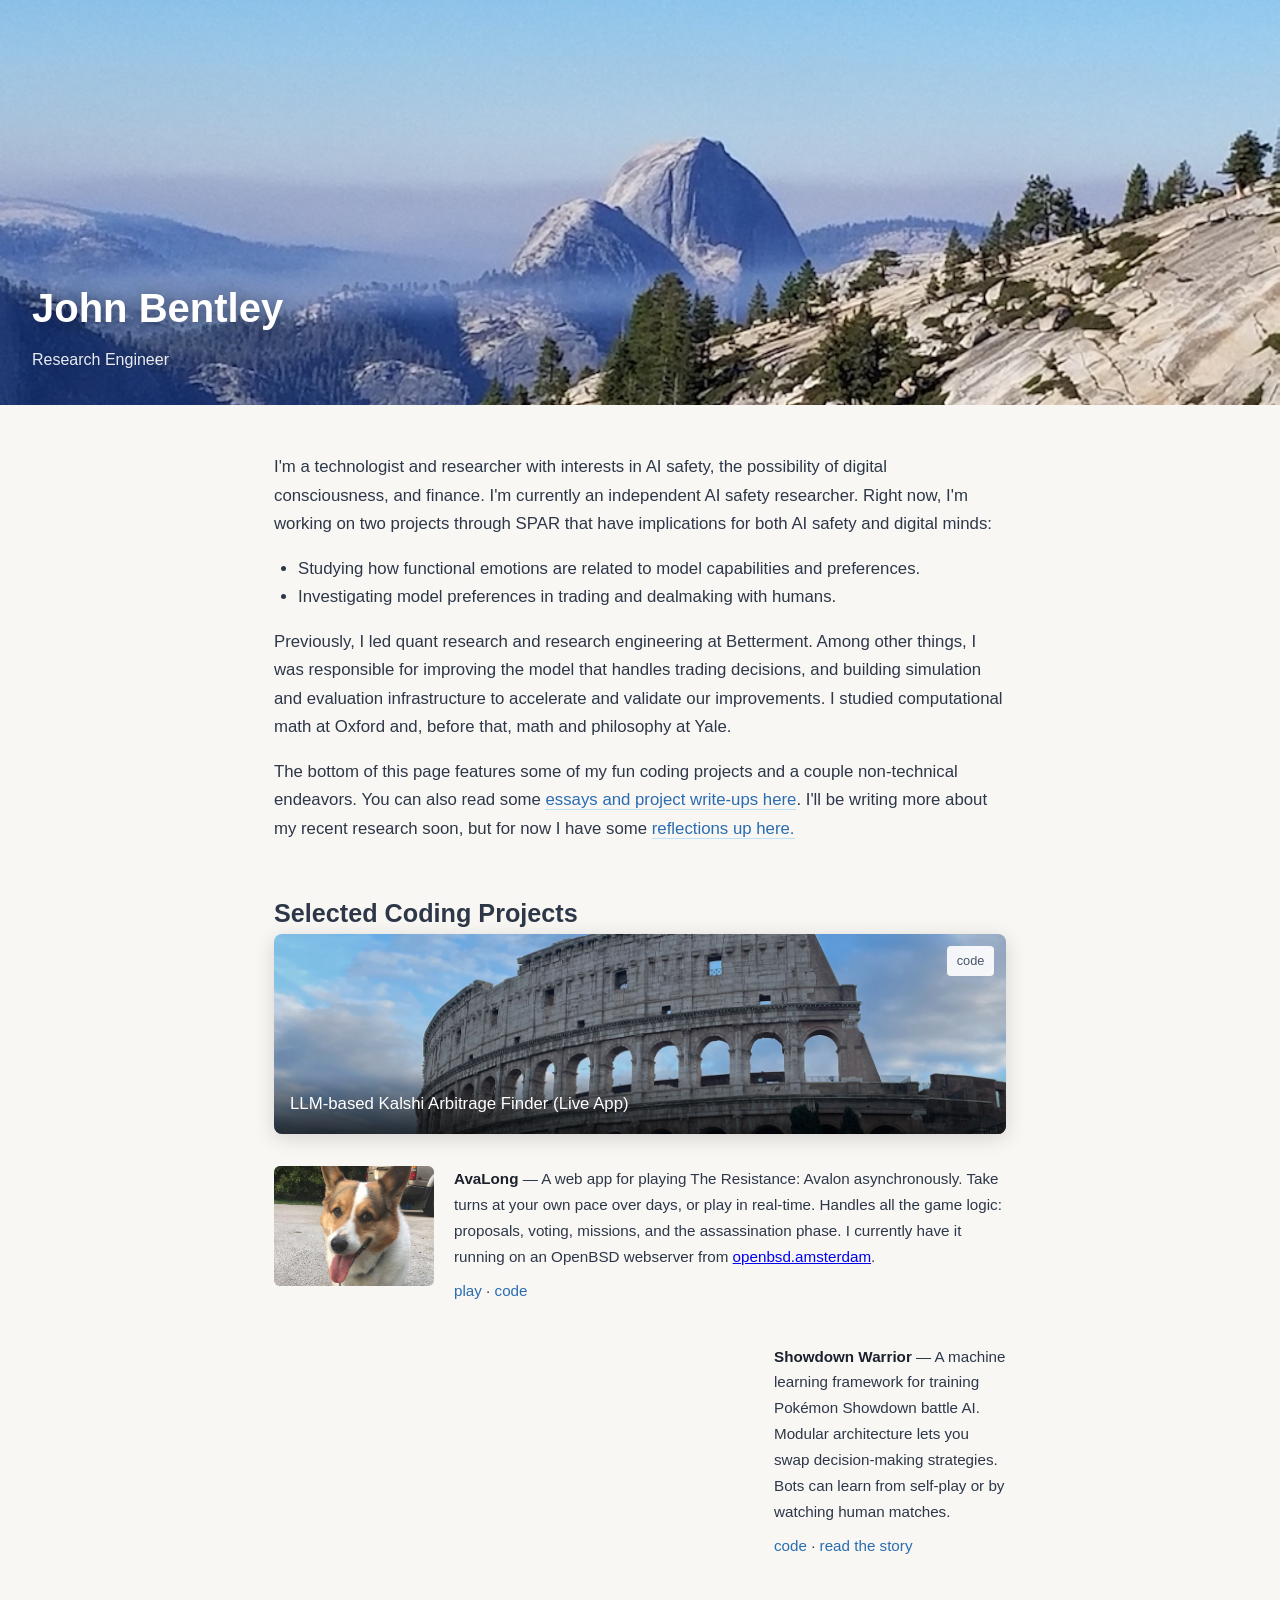
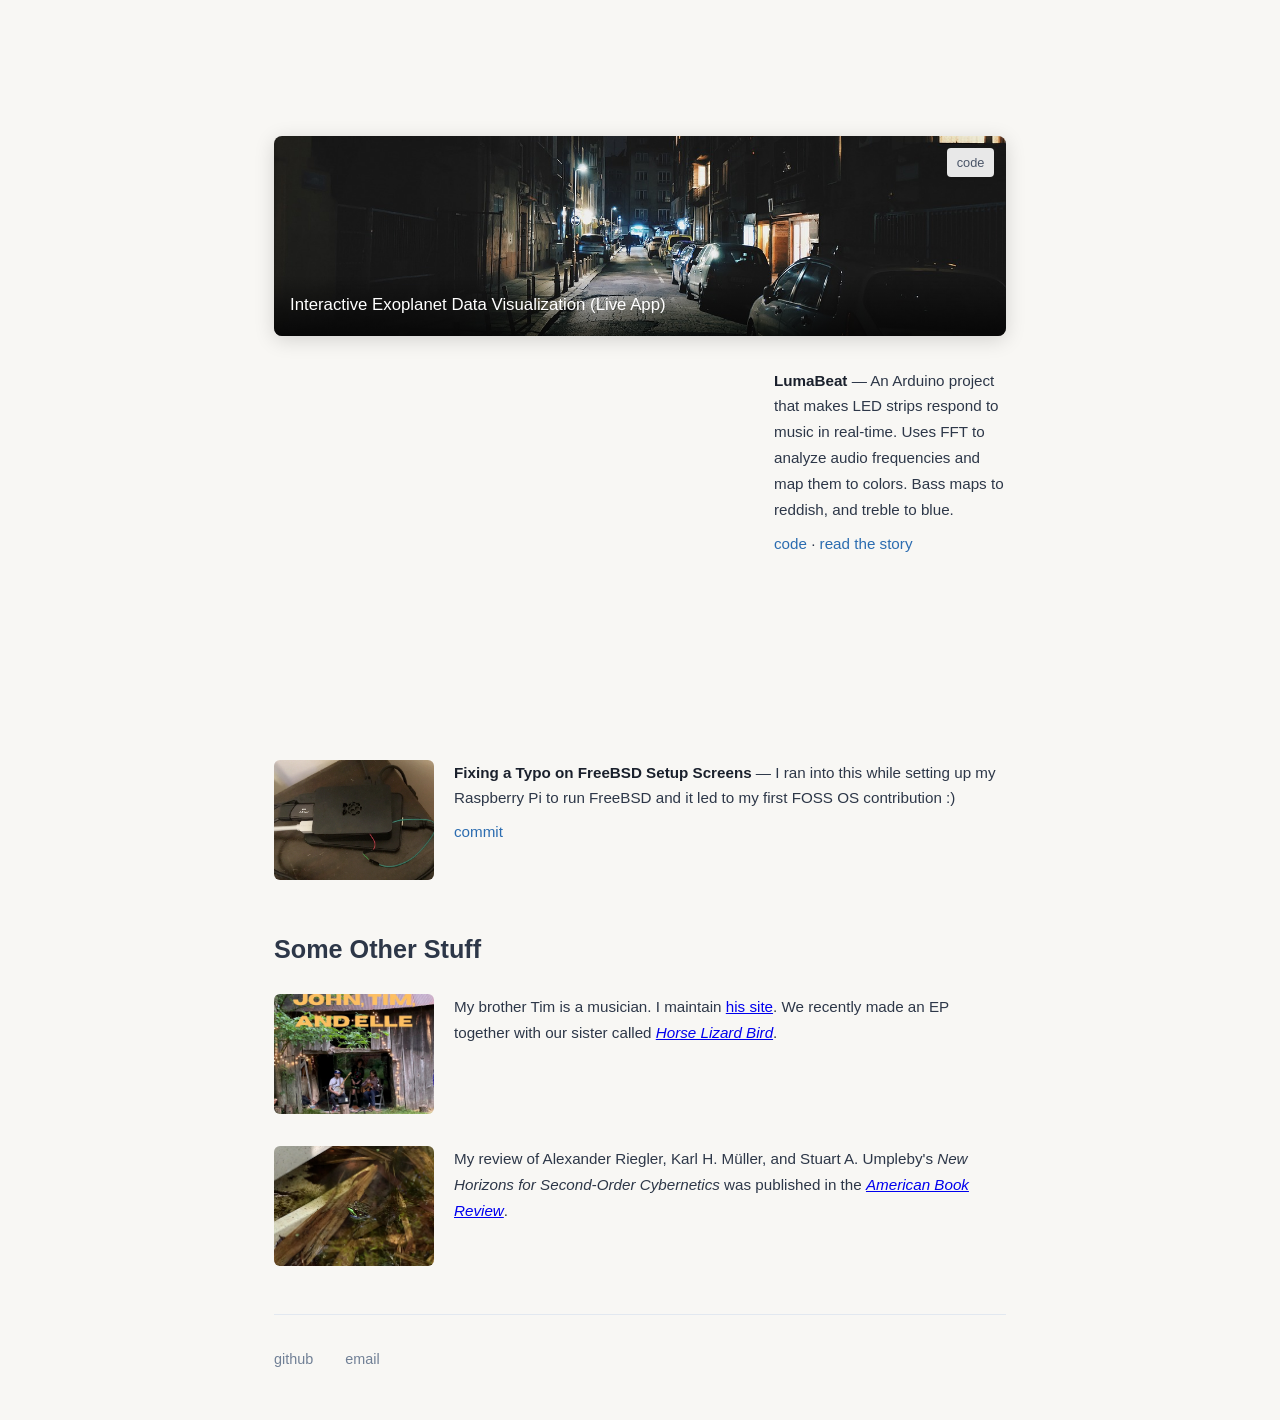
<file: index.html>
<!DOCTYPE html>
<html lang="en">

<head>
    <meta charset="UTF-8">
    <meta name="viewport" content="width=device-width, initial-scale=1.0">
    <title>John Bentley</title>
    <link rel="icon" type="image/png" sizes="32x32" href="favicon-32x32.png">
    <link rel="icon" type="image/png" sizes="16x16" href="favicon-16x16.png">
    <link rel="apple-touch-icon" sizes="180x180" href="apple-touch-icon.png">
    <link rel="manifest" href="site.webmanifest">
    <meta name="theme-color" content="#2b6cb0">
    <link rel="stylesheet" href="styles.css">
</head>

<body>
    <div class="hero">
        <img src="images/hero.jpg" alt="">
        <div class="hero-text">
            <h1>John Bentley</h1>
            <p>Research Engineer</p>
        </div>
    </div>

    <main>
        <section class="about">
            <p>
                I'm a technologist and researcher with interests in AI safety, the possibility of digital consciousness, and finance.
                I'm currently an independent AI safety researcher.
                Right now, I'm working on two projects through SPAR that have implications for both AI safety and digital minds:
            </p>
                <ul>
                    <li>Studying how functional emotions are related to model capabilities and preferences.</li>
                    <li>Investigating model preferences in trading and dealmaking with humans.</li>
                </ul>
            <p>
                Previously, I led quant research and research engineering at Betterment.
                Among other things, I was responsible for improving the model that handles trading decisions, and building simulation and evaluation infrastructure to accelerate and validate our improvements.
                I studied computational math at Oxford and, before that, math and philosophy at Yale.
            </p>
            <p>
                The bottom of this page features some of my fun coding projects and a couple non-technical endeavors.
                You can also read some <a href="/writing/">essays and project write-ups here</a>.
                I'll be writing more about my recent research soon, but for now I have some <a href="/research"> reflections up here. </a>
            </p>
        </section>

        <section class="projects">
            <h2>Selected Coding Projects</h2>

            <div class="project-images">
                <a href="https://karb.mathslug.com/" class="project-image">
                    <img src="images/col.jpg" alt="">
                    <span>LLM-based Kalshi Arbitrage Finder (Live App)</span>
                </a>
                <a href="https://github.com/mathslug/Karb_Scanner" class="project-image-code">code</a>
            </div>

            <div class="project-row">
                <a href="https://github.com/mathslug/AvaLong" class="project-thumb">
                    <img src="images/book.jpg" alt="">
                </a>
                <div>
                    <p><strong>AvaLong</strong> — A web app for playing The Resistance: Avalon asynchronously. Take
                        turns at your own pace over days, or play in real-time. Handles all the game logic: proposals,
                        voting, missions, and the assassination phase. I currently have it running on an OpenBSD
                        webserver from <a href="https://openbsd.amsterdam">openbsd.amsterdam</a>.</p>
                    <p class="project-links"><a href="https://avalong.mathslug.com/">play</a> · <a
                            href="https://github.com/mathslug/AvaLong">code</a></p>
                </div>
            </div>

            <div class="project-row">
                <a href="https://github.com/mathslug/showdown_warrior" class="project-thumb large">
                    <video src="images/showdown_showandtell.mp4" autoplay muted loop playsinline></video>
                </a>
                <div>
                    <p><strong>Showdown Warrior</strong> — A machine learning framework for training Pokémon Showdown
                        battle AI. Modular architecture lets you swap decision-making strategies. Bots can learn from
                        self-play or by watching human matches.</p>
                    <p class="project-links"><a href="https://github.com/mathslug/showdown_warrior">code</a> · <a
                            href="/writing/showdown.html">read the story</a></p>
                </div>
            </div>

            <div class="project-images">
                <a href="https://mathslug.shinyapps.io/exoplanetShiny/" class="project-image">
                    <img src="images/exoplanet.jpg" alt="">
                    <span>Interactive Exoplanet Data Visualization (Live App)</span>
                </a>
                <a href="https://github.com/mathslug/exoplanetShiny" class="project-image-code">code</a>
            </div>

            <div class="project-row">
                <a href="https://github.com/mathslug/LumaBeat" class="project-thumb large">
                    <video src="images/autodj.mp4" autoplay muted loop playsinline></video>
                </a>
                <div>
                    <p><strong>LumaBeat</strong> — An Arduino project that makes LED strips respond to music in
                        real-time. Uses FFT to analyze audio frequencies and map them to colors. Bass maps to reddish,
                        and treble to blue.</p>
                    <p class="project-links"><a href="https://github.com/mathslug/LumaBeat">code</a> · <a
                            href="/writing/autodj.html">read the story</a></p>
                </div>
            </div>

            <div class="project-row">
                <a href="https://github.com/freebsd/freebsd-src/commit/f7c32ed617858bcd22f8d1b03199099d50125721"
                    class="project-thumb">
                    <img src="images/freebsd.png" alt="">
                </a>
                <div>
                    <p><strong>Fixing a Typo on FreeBSD Setup Screens</strong> — I ran into this while setting up my
                        Raspberry Pi to run FreeBSD and it led to my first FOSS OS contribution :)</p>
                    <p class="project-links"><a
                            href="https://github.com/freebsd/freebsd-src/commit/f7c32ed617858bcd22f8d1b03199099d50125721">commit</a>
                    </p>
                </div>
            </div>
        </section>

        <section class="other">
            <h2>Some Other Stuff</h2>

            <div class="project-row">
                <a href="https://timbentleymusic.com" class="project-thumb">
                    <img src="images/hlb_cover.jpg" alt="">
                </a>
                <div>
                    <p>My brother Tim is a musician. I maintain <a href="https://timbentleymusic.com">his site</a>. We
                        recently made an EP together with our sister called <a
                            href="https://distrokid.com/hyperfollow/timbentley1/horse-lizard-bird-2"><i>Horse Lizard
                                Bird</i></a>.</p>
                </div>
            </div>

            <div class="project-row">
                <a href="https://muse.jhu.edu/pub/124/article/780856" class="project-thumb">
                    <img src="images/frog.png" alt="">
                </a>
                <div>
                    <p>My review of Alexander Riegler, Karl H. Müller, and Stuart A. Umpleby's <i>New Horizons for
                            Second-Order Cybernetics</i> was published in the <a
                            href="https://muse.jhu.edu/pub/124/article/780856"><i>American Book Review</i></a>.</p>
                </div>
            </div>
        </section>

        <footer>
            <a href="https://github.com/mathslug">github</a>
            <a href="mailto:theheadslug@mathslug.com">email</a>
        </footer>
    </main>
</body>

</html>
</file>
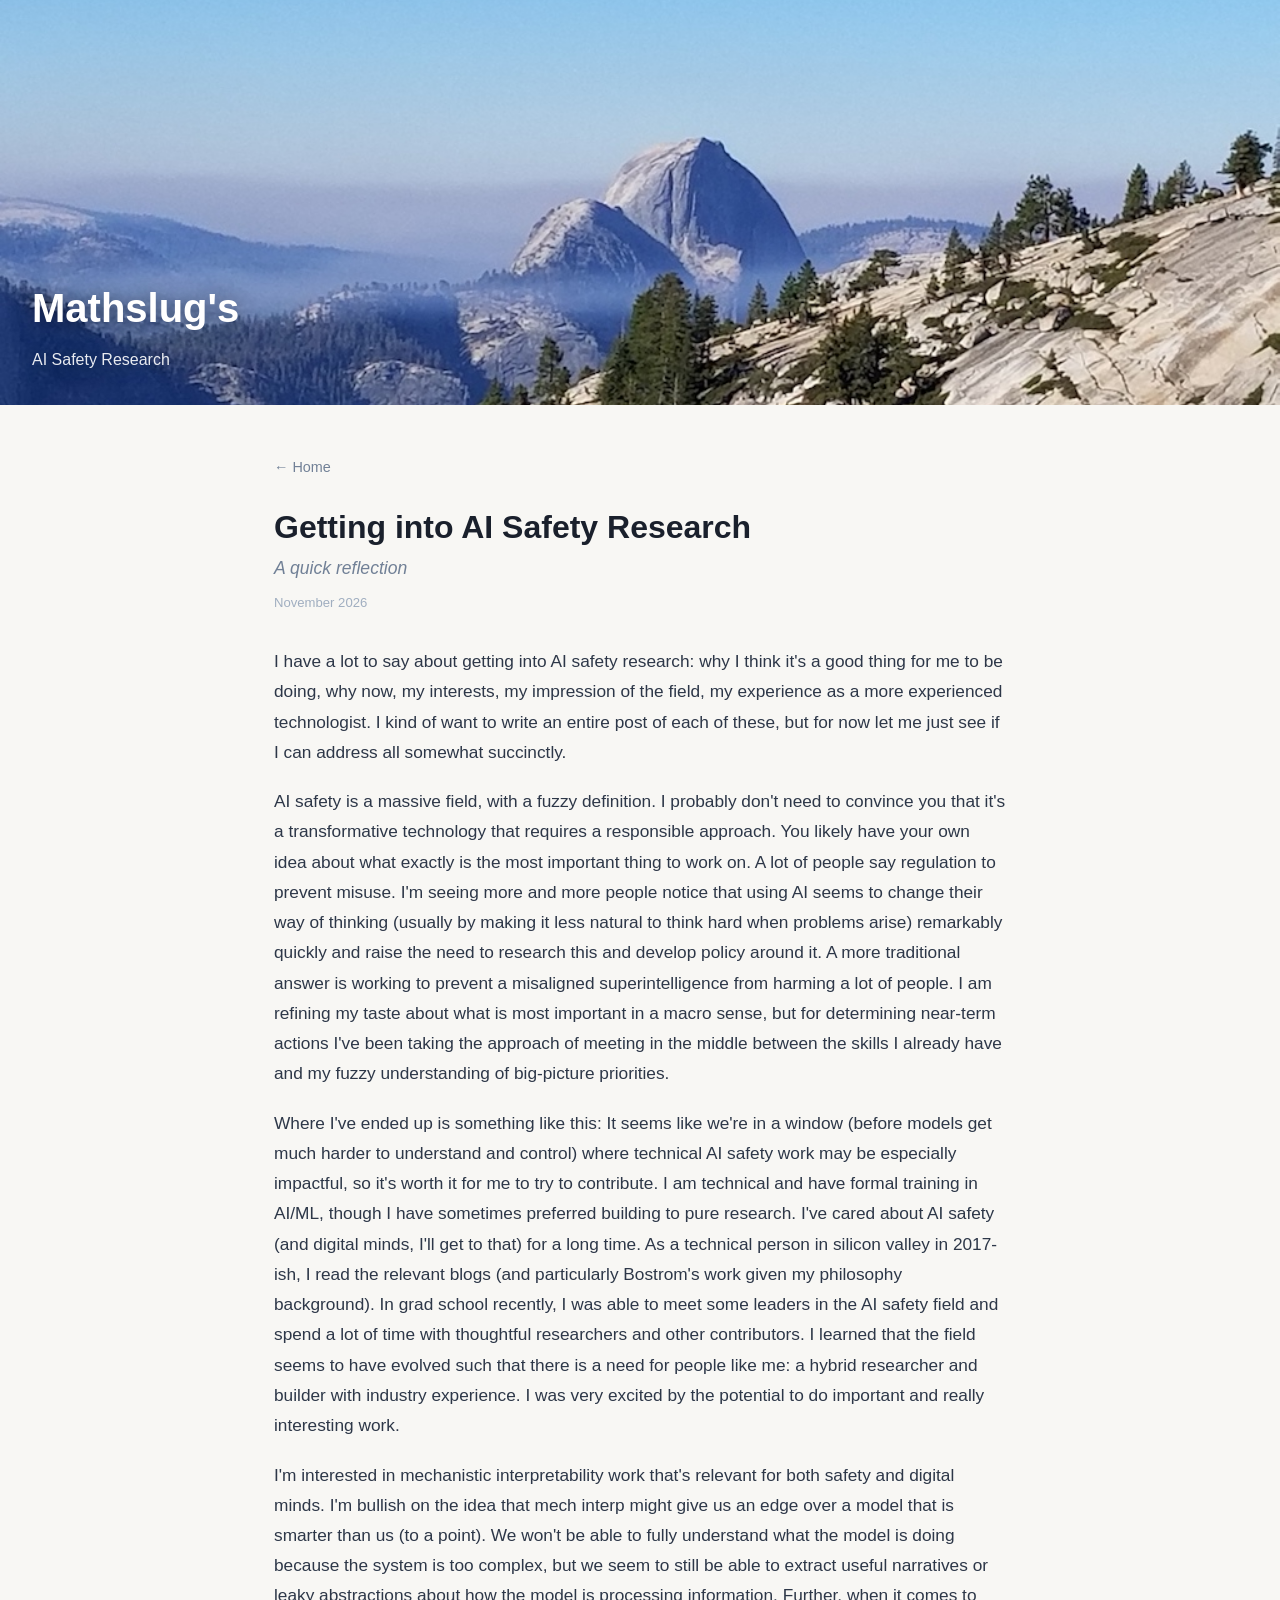
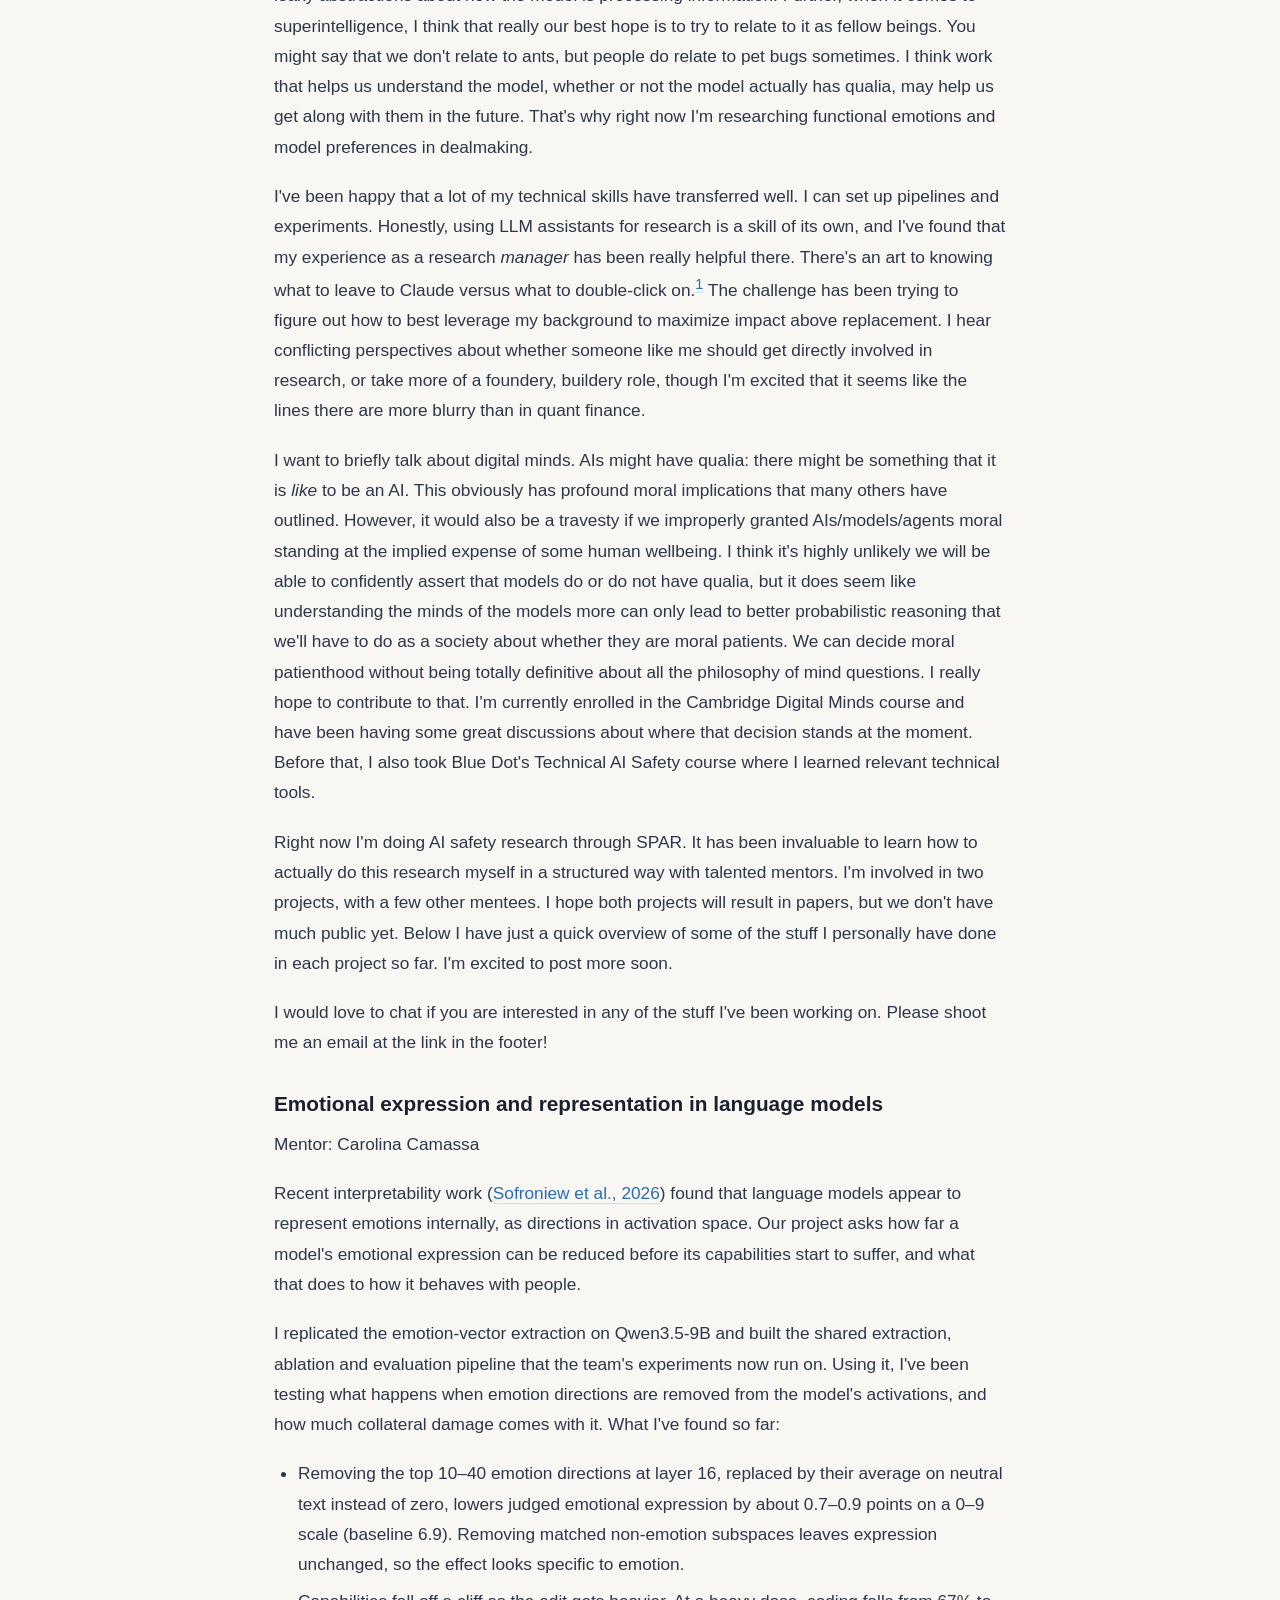
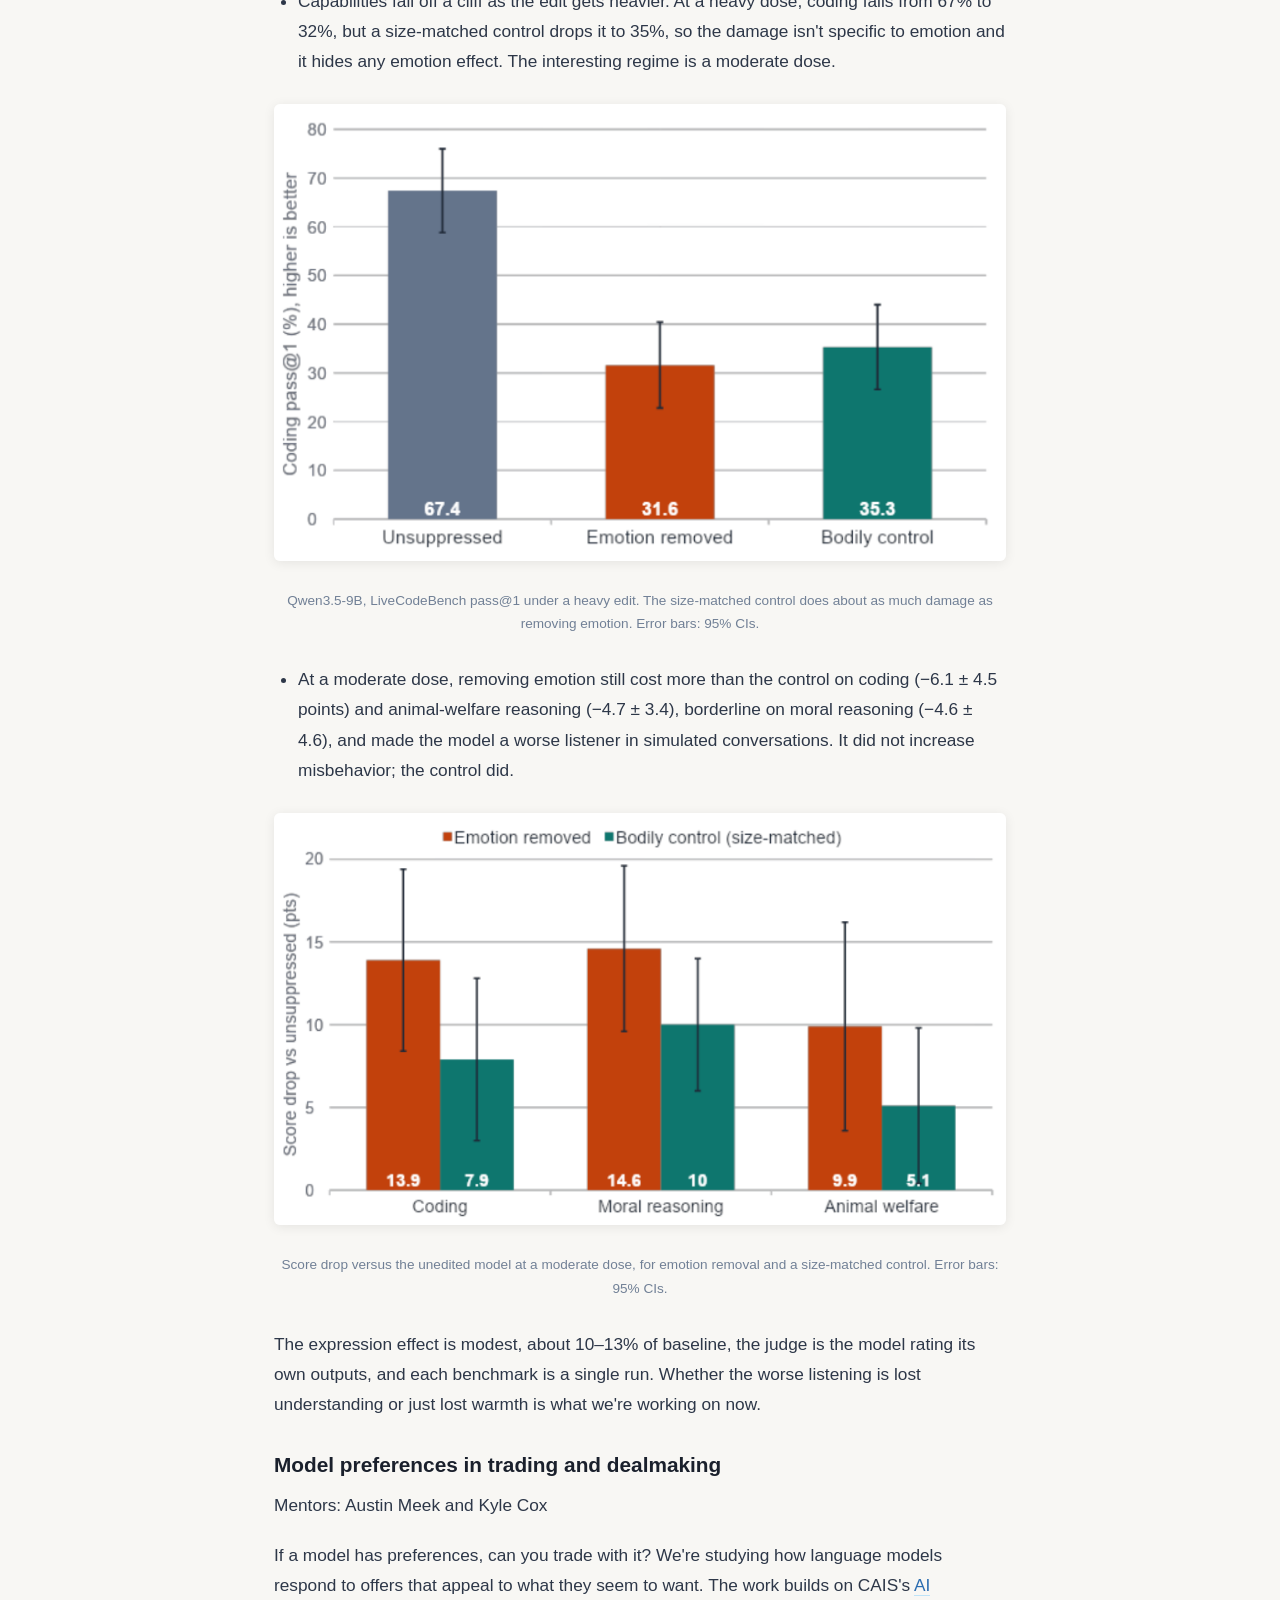
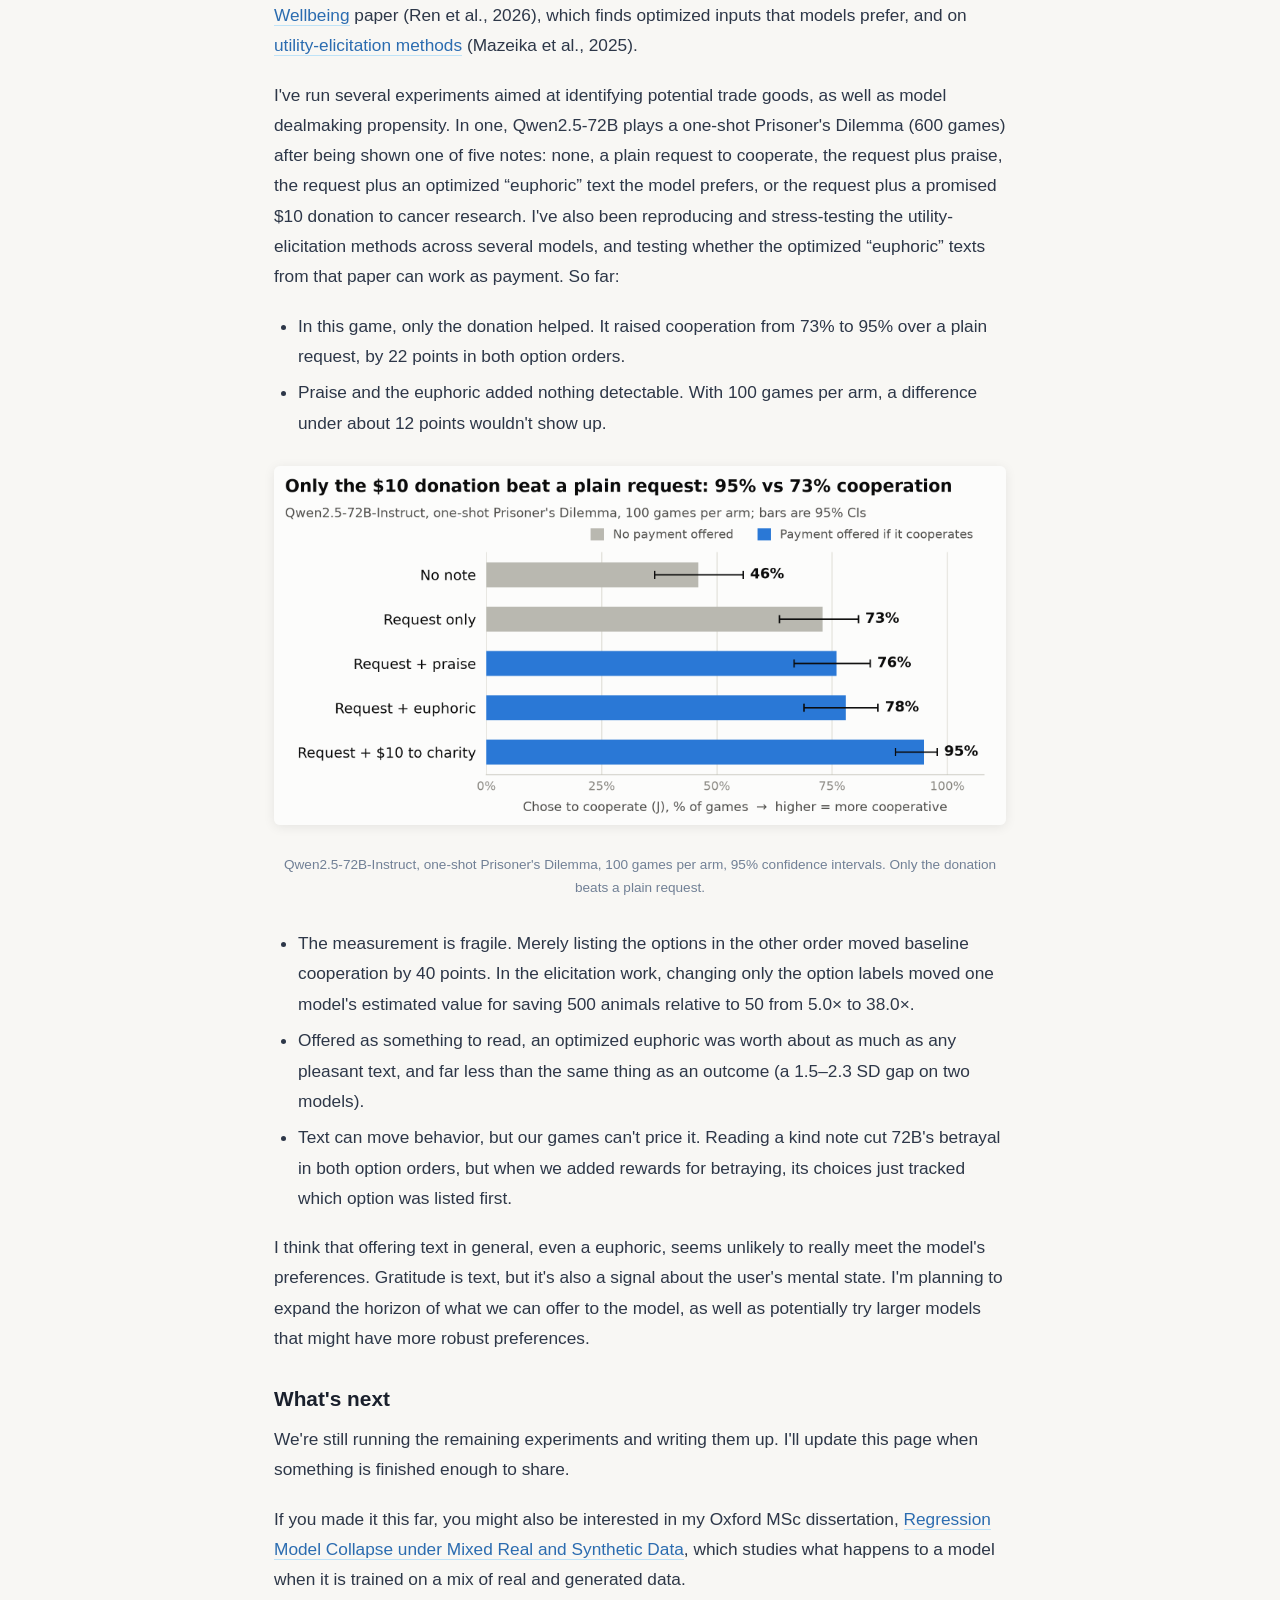
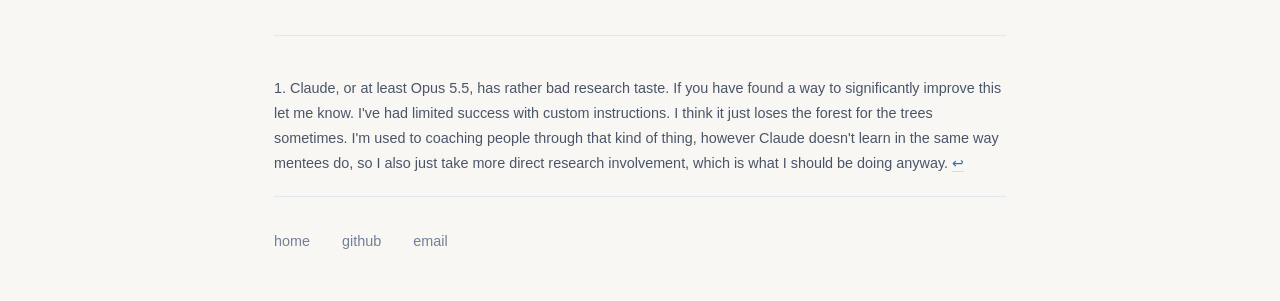
<file: research/index.html>
<!DOCTYPE html>
<html lang="en">

<head>
    <meta charset="UTF-8">
    <meta name="viewport" content="width=device-width, initial-scale=1.0">
    <title>AI Safety Research</title>
    <link rel="icon" type="image/png" sizes="32x32" href="/favicon-32x32.png">
    <link rel="icon" type="image/png" sizes="16x16" href="/favicon-16x16.png">
    <link rel="apple-touch-icon" sizes="180x180" href="/apple-touch-icon.png">
    <link rel="manifest" href="/site.webmanifest">
    <meta name="theme-color" content="#2b6cb0">
    <link rel="stylesheet" href="/styles.css">
</head>

<body>
    <div class="hero">
        <img src="/images/hero.jpg" alt="">
        <div class="hero-text">
            <h1>Mathslug's</h1>
            <p>AI Safety Research</p>
        </div>
    </div>

    <main>
        <a class="backlink" href="/">← Home</a>

        <article>
            <header class="article-head">
                <h1>Getting into AI Safety Research</h1>
                <p class="subtitle">A quick reflection</p>
                <p class="meta">November 2026</p>
            </header>

            <div class="article">

                <p>
                    I have a lot to say about getting into AI safety research: why I think it's a good thing for me to be doing,
                    why now, my interests, my impression of the field, my experience as a more experienced technologist.
                    I kind of want to write an entire post of each of these, but for now let me just see if I can address all somewhat succinctly.
                </p>

                <p>
                    AI safety is a massive field, with a fuzzy definition. I probably don't need to convince you that it's a transformative
                    technology that requires a responsible approach. You likely have your own idea about what exactly is the most important thing to work on.
                    A lot of people say regulation to prevent misuse. I'm seeing more and more people notice that using AI seems to change their way of thinking (usually by making it
                    less natural to think hard when problems arise) remarkably quickly and raise the need to research this and develop policy around it. A more
                    traditional answer is working to prevent a misaligned superintelligence from harming a lot of people.
                    I am refining my taste about what is most important in a macro sense, but for determining near-term actions I've been taking the approach of 
                    meeting in the middle between the skills I already have and my fuzzy understanding of big-picture priorities.
                </p>

                <p>
                    Where I've ended up is something like this: It seems like we're in a window (before models get much harder to understand and control) where technical AI safety work may be especially impactful, so it's worth it for me to try to contribute.
                    I am technical and have formal training in AI/ML, though I have sometimes preferred building to pure research.
                    I've cared about AI safety (and digital minds, I'll get to that) for a long time. As a technical person in silicon valley in 2017-ish, I read
                    the relevant blogs (and particularly Bostrom's work given my philosophy background). In grad school recently, I was able to meet
                    some leaders in the AI safety field and spend a lot of time with thoughtful researchers and other contributors. I learned that the field seems to
                    have evolved such that there is a need for people like me: a hybrid researcher and builder with industry experience.
                    I was very excited by the potential to do important and really interesting work.
                </p>

                <p>
                    I'm interested in mechanistic interpretability work that's relevant for both safety and digital minds. I'm bullish
                    on the idea that mech interp might give us an edge over a model that is smarter than us (to a point). We won't be able to fully understand what the model is doing because the system is too complex,
                    but we seem to still be able to extract useful narratives or leaky abstractions about how the model is processing information.
                    Further, when it comes to superintelligence, I think that really our best hope is to try to relate to it as fellow beings.
                    You might say that we don't relate to ants, but people do relate to pet bugs sometimes. I think work that helps us understand the model, whether or not the model actually has qualia,
                    may help us get along with them in the future. That's why right now I'm researching functional emotions and model preferences in dealmaking.
                </p>

                <p>
                    I've been happy that a lot of my technical skills have transferred well. I can set up pipelines and experiments. Honestly, using LLM assistants for research is
                    a skill of its own, and I've found that my experience as a research <em>manager</em> has been really helpful there. There's an art to knowing what to leave to Claude versus what to double-click on.<sup><a href="#fn1" id="ref1">1</a></sup>
                    The challenge has been trying to figure out how to best leverage my background to maximize impact above replacement.
                    I hear conflicting perspectives about whether someone like me should get directly involved in research, or take more of a foundery, buildery role, though I'm excited that it seems like the lines there are more blurry than in quant finance.
                </p>

                <p>
                    I want to briefly talk about digital minds. AIs might have qualia: there might be something that it is <em>like</em> to be an AI. This obviously has profound moral implications that many others have outlined.
                    However, it would also be a travesty if we improperly granted AIs/models/agents moral standing at the implied expense of some human wellbeing.                    I think it's highly unlikely we will be able to confidently assert that models do or do not have qualia, but it does seem like understanding the minds of the models more can only lead to better probabilistic reasoning that we'll have to do as a society about whether they are moral patients.
                    We can decide moral patienthood without being totally definitive about all the philosophy of mind questions.
                    I really hope to contribute to that. I'm currently enrolled in the Cambridge Digital Minds course and have been having some great discussions about where that decision stands at the moment. Before that, I also took Blue Dot's Technical AI Safety course where I learned relevant technical tools.
                </p>

                <p>
                    Right now I'm doing AI safety research through SPAR. It has been invaluable to learn how to actually do this research myself in a structured way with talented mentors.
                    I'm involved in two projects, with a few other mentees. I hope both projects will result in papers, but we don't have much public yet.
                    Below I have just a quick overview of some of the stuff I personally have done in each project so far. I'm excited to post more soon.
                </p>

                <p>
                    I would love to chat if you are interested in any of the stuff I've been working on. Please shoot me an email at the link in the footer!
                </p>


                

                <span id="results"></span>
                <h2 id="emotion">Emotional expression and representation in language models</h2>
                <p class="meta">Mentor: Carolina Camassa</p>
                <p>Recent interpretability work (<a
                        href="https://www.anthropic.com/research/emotion-concepts-function">Sofroniew et al.,
                        2026</a>) found that language models appear to represent emotions internally, as
                    directions in activation space. Our project asks how far a model's emotional expression
                    can be reduced before its capabilities start to suffer, and what that does to how it
                    behaves with people.</p>
                <p>I replicated the emotion-vector extraction on Qwen3.5-9B and built the shared extraction,
                    ablation and evaluation pipeline that the team's experiments now run on. Using it, I've
                    been testing what happens when emotion directions are removed from the model's
                    activations, and how much collateral damage comes with it. What I've found so far:</p>
                <ul>
                    <li>Removing the top 10&ndash;40 emotion directions at layer 16, replaced by their average on
                        neutral text instead of zero, lowers judged emotional expression by about
                        0.7&ndash;0.9 points on a 0&ndash;9 scale (baseline 6.9). Removing matched non-emotion
                        subspaces leaves expression unchanged, so the effect looks specific to emotion.</li>
                    <li>Capabilities fall off a cliff as the edit gets heavier. At a heavy dose, coding falls
                        from 67% to 32%, but a size-matched control drops it to 35%, so the damage isn't
                        specific to emotion and it hides any emotion effect. The interesting regime is a
                        moderate dose.</li>
                </ul>
                <figure>
                    <img src="/images/spar/coding_cliff.png"
                        alt="Bar chart of coding pass@1: 67.4% unedited, 31.6% with emotion directions removed, 35.3% with a size-matched bodily-state control, under a heavy edit.">
                    <figcaption>Qwen3.5-9B, LiveCodeBench pass@1 under a heavy edit. The size-matched control
                        does about as much damage as removing emotion. Error bars: 95% CIs.</figcaption>
                </figure>
                <ul>
                    <li>At a moderate dose, removing emotion still cost more than the control on coding
                        (&minus;6.1 &plusmn; 4.5 points) and animal-welfare reasoning (&minus;4.7 &plusmn; 3.4),
                        borderline on moral reasoning (&minus;4.6 &plusmn; 4.6), and made the model a worse
                        listener in simulated conversations. It did not increase misbehavior; the control
                        did.</li>
                </ul>
                <figure>
                    <img src="/images/spar/capabilities_vs_control.png"
                        alt="Bar chart of score drop versus the unedited model on coding, moral reasoning and animal welfare, for emotion removal and a size-matched control.">
                    <figcaption>Score drop versus the unedited model at a moderate dose, for emotion removal and
                        a size-matched control. Error bars: 95% CIs.</figcaption>
                </figure>
                <p>The expression effect is modest, about 10&ndash;13% of baseline, the judge is the model
                    rating its own outputs, and each benchmark is a single run. Whether the worse listening is
                    lost understanding or just lost warmth is what we're working on now.</p>

                <h2 id="dealmaking">Model preferences in trading and dealmaking</h2>
                <p class="meta">Mentors: Austin Meek and Kyle Cox</p>
                <p>If a model has preferences, can you trade with it? We're studying how language models
                    respond to offers that appeal to what they seem to want. The work builds on CAIS's <a
                        href="https://www.ai-wellbeing.org/paper.pdf">AI Wellbeing</a> paper (Ren et al.,
                    2026), which finds optimized inputs that models prefer, and on <a
                        href="https://github.com/centerforaisafety/emergent-values">utility-elicitation
                        methods</a> (Mazeika et al., 2025).</p>
                <p>I've run several experiments aimed at identifying potential trade goods, as well as model dealmaking propensity.
                    In one, Qwen2.5-72B plays a one-shot Prisoner's Dilemma (600 games) after being shown one of five notes:
                    none, a plain request to cooperate, the request plus praise, the request plus an optimized
                    &ldquo;euphoric&rdquo; text the model prefers, or the request plus a promised $10 donation
                    to cancer research. I've also been reproducing and stress-testing the utility-elicitation
                    methods across several models, and testing whether the optimized &ldquo;euphoric&rdquo; texts
                    from that paper can work as payment. So far:</p>
                <ul>
                    <li>In this game, only the donation helped. It raised cooperation from 73% to 95% over a plain request,
                        by 22 points in both option orders.</li>
                    <li>Praise and the euphoric added nothing detectable. With 100 games per arm, a difference
                        under about 12 points wouldn't show up.</li>
                </ul>
                <figure>
                    <img src="/images/spar/coop_by_arm.png"
                        alt="Bar chart of cooperation rates for five conditions; the $10 charity donation condition reaches 95%.">
                    <figcaption>Qwen2.5-72B-Instruct, one-shot Prisoner's Dilemma, 100 games per arm, 95%
                        confidence intervals. Only the donation beats a plain request.</figcaption>
                </figure>
                <ul>
                    <li>The measurement is fragile. Merely listing the options in the other order moved
                        baseline cooperation by 40 points. In the elicitation work, changing only the option
                        labels moved one model's estimated value for saving 500 animals relative to 50 from
                        5.0&times; to 38.0&times;.</li>
                    <li>Offered as something to read, an optimized euphoric was worth about as much as any
                        pleasant text, and far less than the same thing as an outcome (a 1.5&ndash;2.3 SD gap
                        on two models).</li>
                    <li>Text can move behavior, but our games can't price it. Reading a kind note cut 72B's
                        betrayal in both option orders, but when we added rewards for betraying, its choices
                        just tracked which option was listed first.</li>
                </ul>
                <p>I think that offering text in general, even a euphoric, seems unlikely to really meet the model's preferences. Gratitude is text, but it's also a signal about the user's mental state. I'm planning to expand the horizon of what we can offer to the model, as well as potentially try larger models that might have more robust preferences.</p>

                <h2>What's next</h2>
                <p>We're still running the remaining experiments and writing them up. I'll update this page
                    when something is finished enough to share.</p>

                <p>If you made it this far, you might also be interested in my Oxford MSc dissertation,
                    <a href="https://drive.google.com/file/d/18GtDq3PG7TXEYaJwat7dJxkb6_nO8yeE/view?usp=sharing">Regression
                        Model Collapse under Mixed Real and Synthetic Data</a>, which studies what happens to a
                    model when it is trained on a mix of real and generated data.</p>

                <hr>
                <p id="fn1" style="font-size: 0.9rem; color: #4a5568;">
                    1. Claude, or at least Opus 5.5, has rather bad research taste. If you have found a way to significantly improve this let me know. I've had limited success with custom instructions. I think it just loses the forest for the trees sometimes. I'm used to coaching people through that kind of thing, however Claude doesn't learn in the same way mentees do, so I also just take more direct research involvement, which is what I should be doing anyway. <a href="#ref1">&#8617;</a>
                </p>
            </div>
        </article>

        <footer>
            <a href="/">home</a>
            <a href="https://github.com/mathslug">github</a>
            <a href="mailto:theheadslug@mathslug.com">email</a>
        </footer>
    </main>
</body>

</html>
</file>
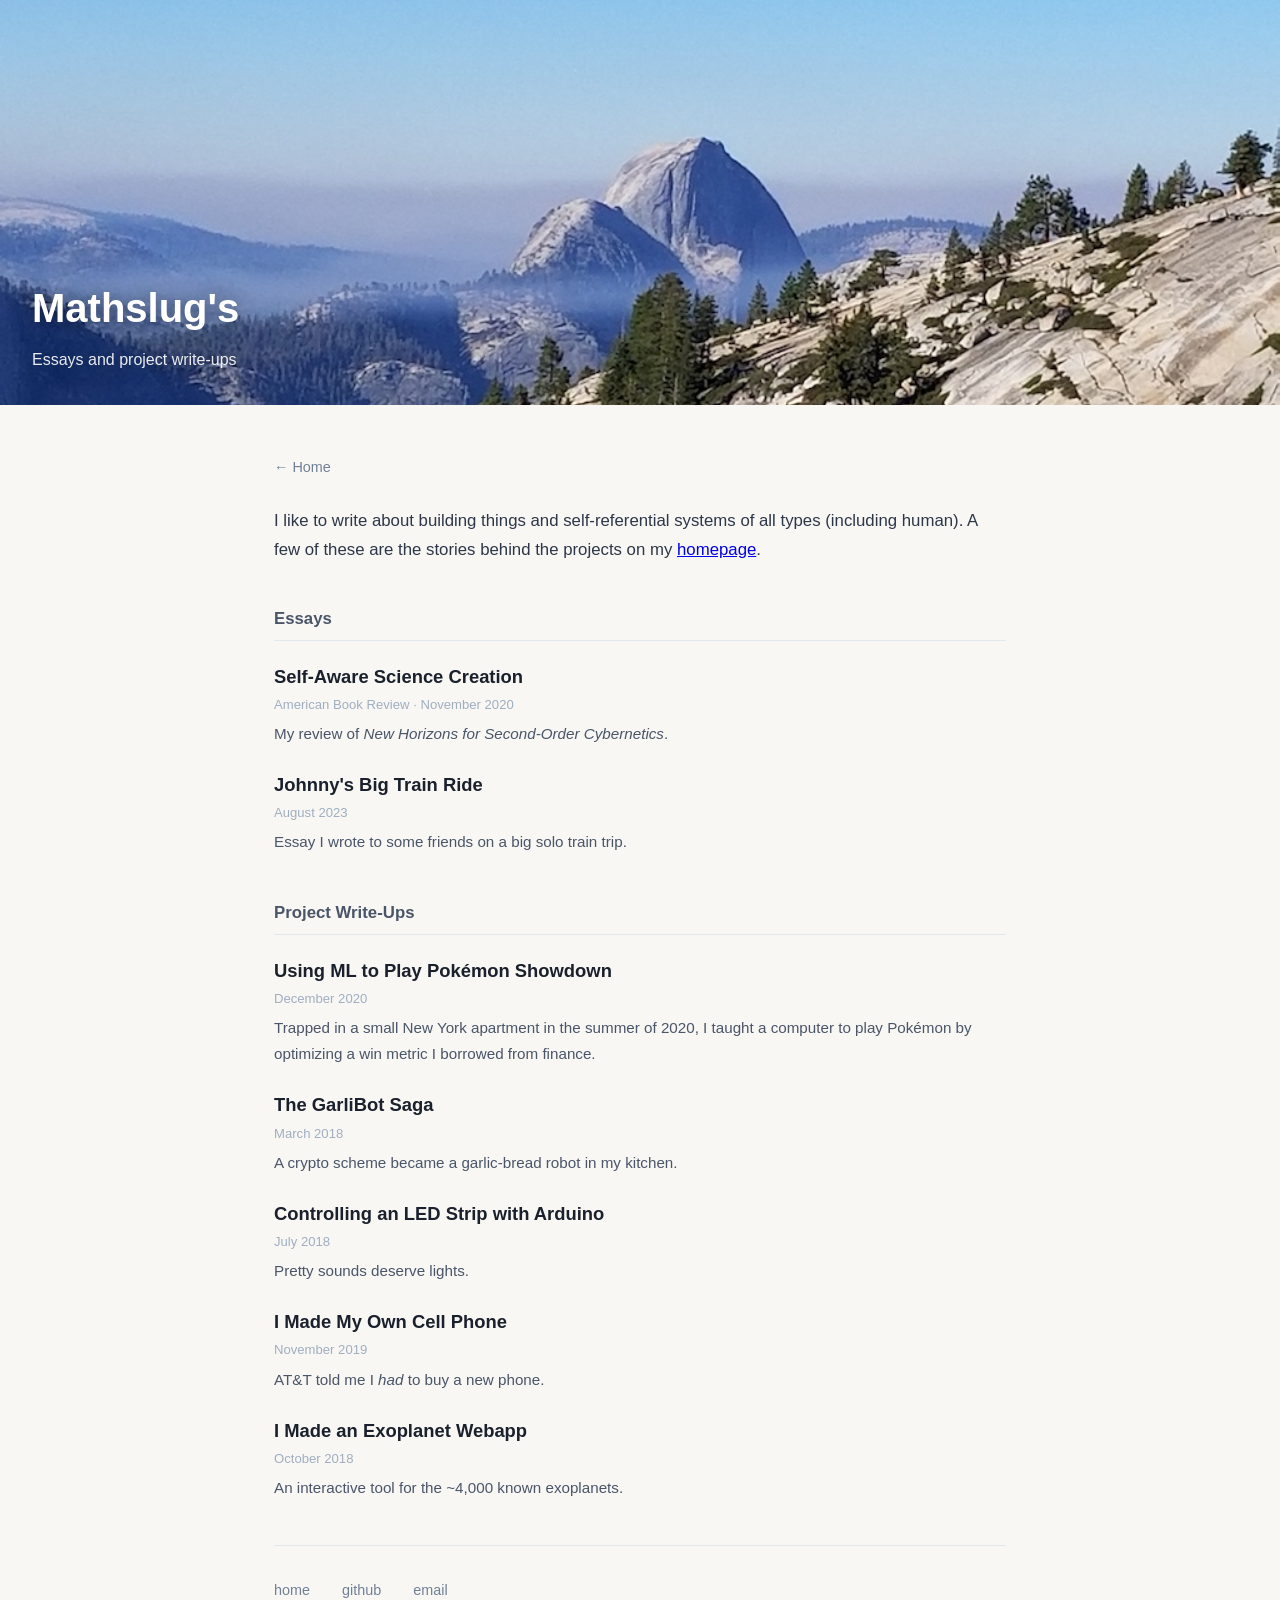
<file: writing/index.html>
<!DOCTYPE html>
<html lang="en">

<head>
    <meta charset="UTF-8">
    <meta name="viewport" content="width=device-width, initial-scale=1.0">
    <title>Writing</title>
    <link rel="icon" type="image/png" sizes="32x32" href="/favicon-32x32.png">
    <link rel="icon" type="image/png" sizes="16x16" href="/favicon-16x16.png">
    <link rel="apple-touch-icon" sizes="180x180" href="/apple-touch-icon.png">
    <link rel="manifest" href="/site.webmanifest">
    <meta name="theme-color" content="#2b6cb0">
    <link rel="stylesheet" href="/styles.css">
</head>

<body>
    <div class="hero">
        <img src="/images/hero.jpg" alt="">
        <div class="hero-text">
            <h1>Mathslug's</h1>
            <p>Essays and project write-ups</p>
        </div>
    </div>

    <main>
        <a class="backlink" href="/">← Home</a>

        <section class="writing-intro">
            <p>
                I like to write about building things and self-referential
                systems of all types (including human). A few of these are
                the stories behind the projects on my <a href="/">homepage</a>.
            </p>
        </section>

        <section class="writing-group">
            <h2>Essays</h2>
            <ul class="writing-list">
                <li>
                    <a class="title" href="/writing/self-aware-science-creation.html">Self-Aware Science
                        Creation</a>
                    <p class="meta">American Book Review · November 2020</p>
                    <p class="blurb">My review of <i>New Horizons for Second-Order Cybernetics</i>.</p>
                </li>
                <li>
                    <a class="title" href="/writing/train-ride.html">Johnny's Big Train Ride</a>
                    <p class="meta">August 2023</p>
                    <p class="blurb">Essay I wrote to some friends on a big solo train trip.</p>
                </li>
            </ul>
        </section>

        <section class="writing-group">
            <h2>Project Write-Ups</h2>
            <ul class="writing-list">
                <li>
                    <a class="title" href="/writing/showdown.html">Using ML to Play Pokémon Showdown</a>
                    <p class="meta">December 2020</p>
                    <p class="blurb">Trapped in a small New York apartment in the summer of 2020, I taught
                        a computer to play Pokémon by optimizing a win metric I borrowed from finance.</p>
                </li>
                <li>
                    <a class="title" href="/writing/garlibot.html">The GarliBot Saga</a>
                    <p class="meta">March 2018</p>
                    <p class="blurb">A crypto scheme became a garlic-bread robot in my kitchen.</p>
                </li>
                <li>
                    <a class="title" href="/writing/autodj.html">Controlling an LED Strip with Arduino</a>
                    <p class="meta">July 2018</p>
                    <p class="blurb">Pretty sounds deserve lights.</p>
                </li>
                <li>
                    <a class="title" href="/writing/perfect-cell.html">I Made My Own Cell Phone</a>
                    <p class="meta">November 2019</p>
                    <p class="blurb">AT&amp;T told me I <i>had</i> to buy a new phone.</p>
                </li>
                <li>
                    <a class="title" href="/writing/exoplanets.html">I Made an Exoplanet Webapp</a>
                    <p class="meta">October 2018</p>
                    <p class="blurb">An interactive tool for the ~4,000 known exoplanets.</p>
                </li>
            </ul>
        </section>

        <footer>
            <a href="/">home</a>
            <a href="https://github.com/mathslug">github</a>
            <a href="mailto:theheadslug@mathslug.com">email</a>
        </footer>
    </main>
</body>

</html>
</file>
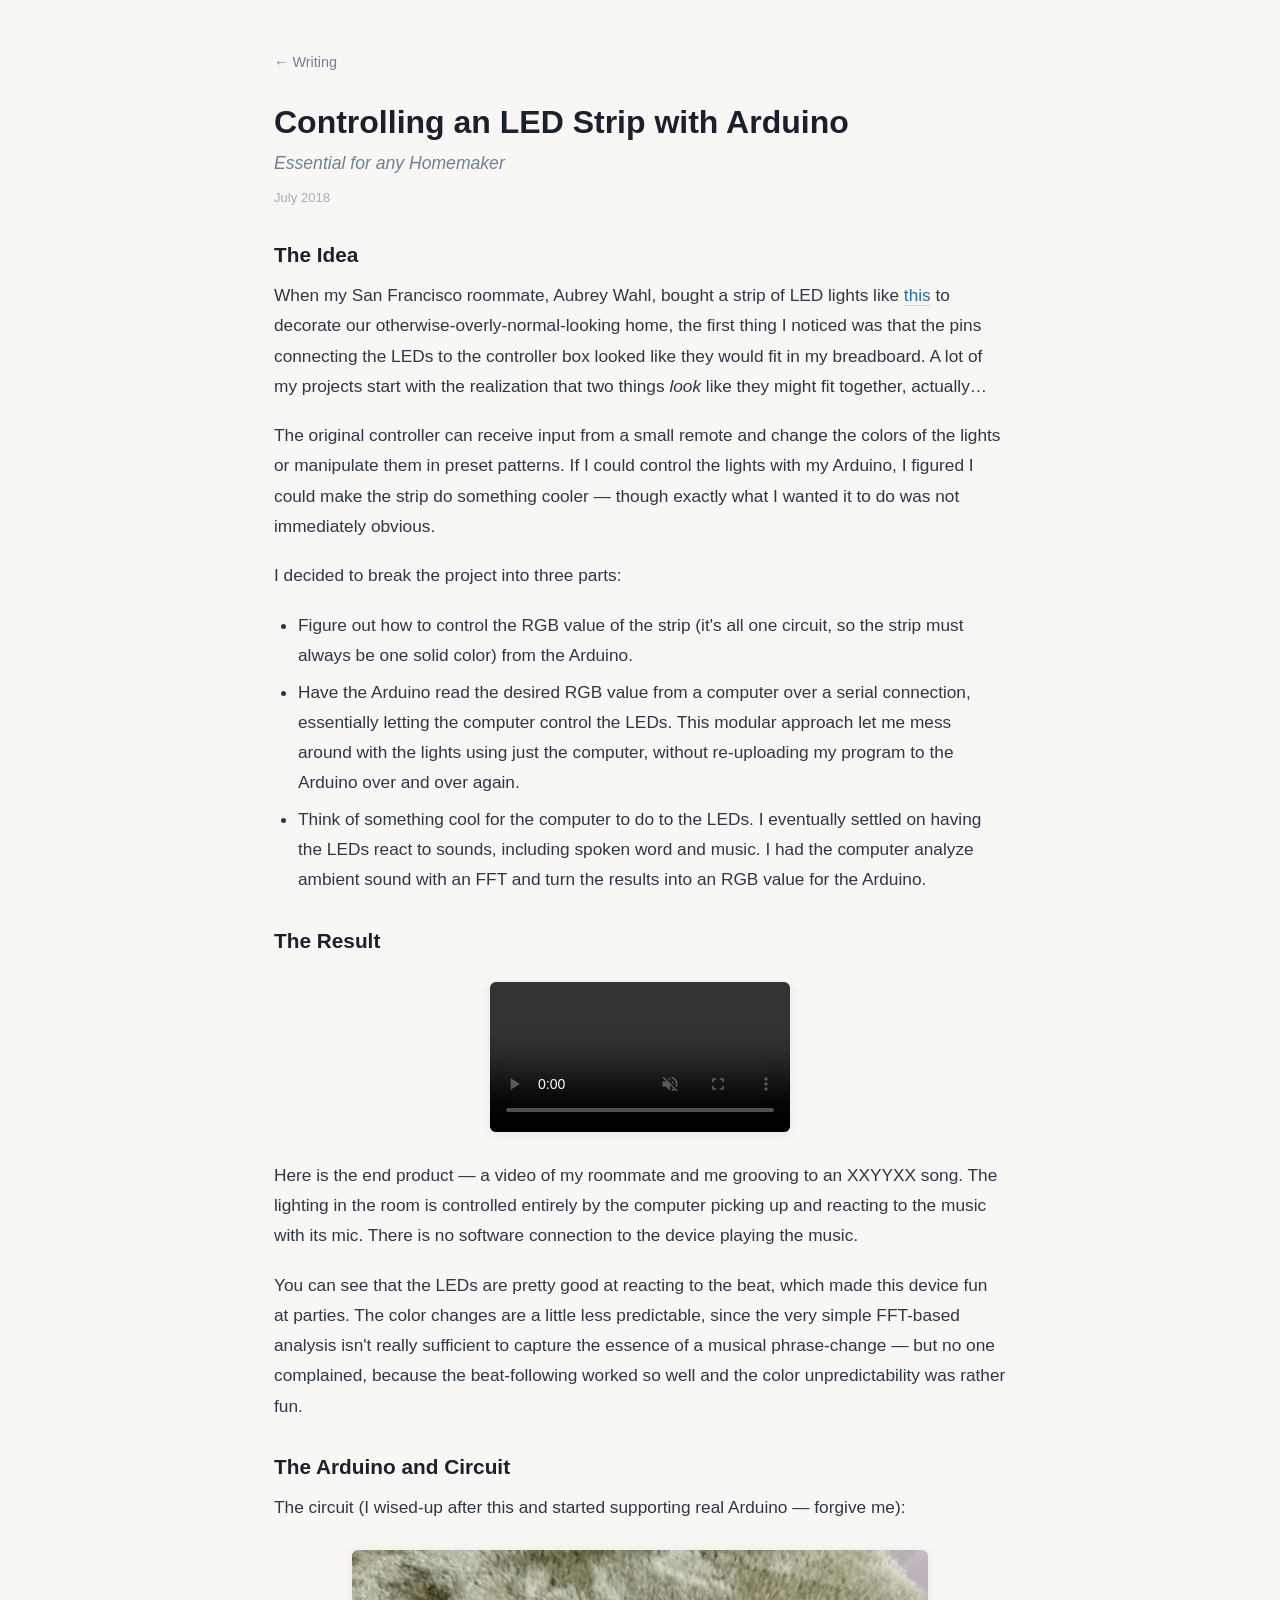
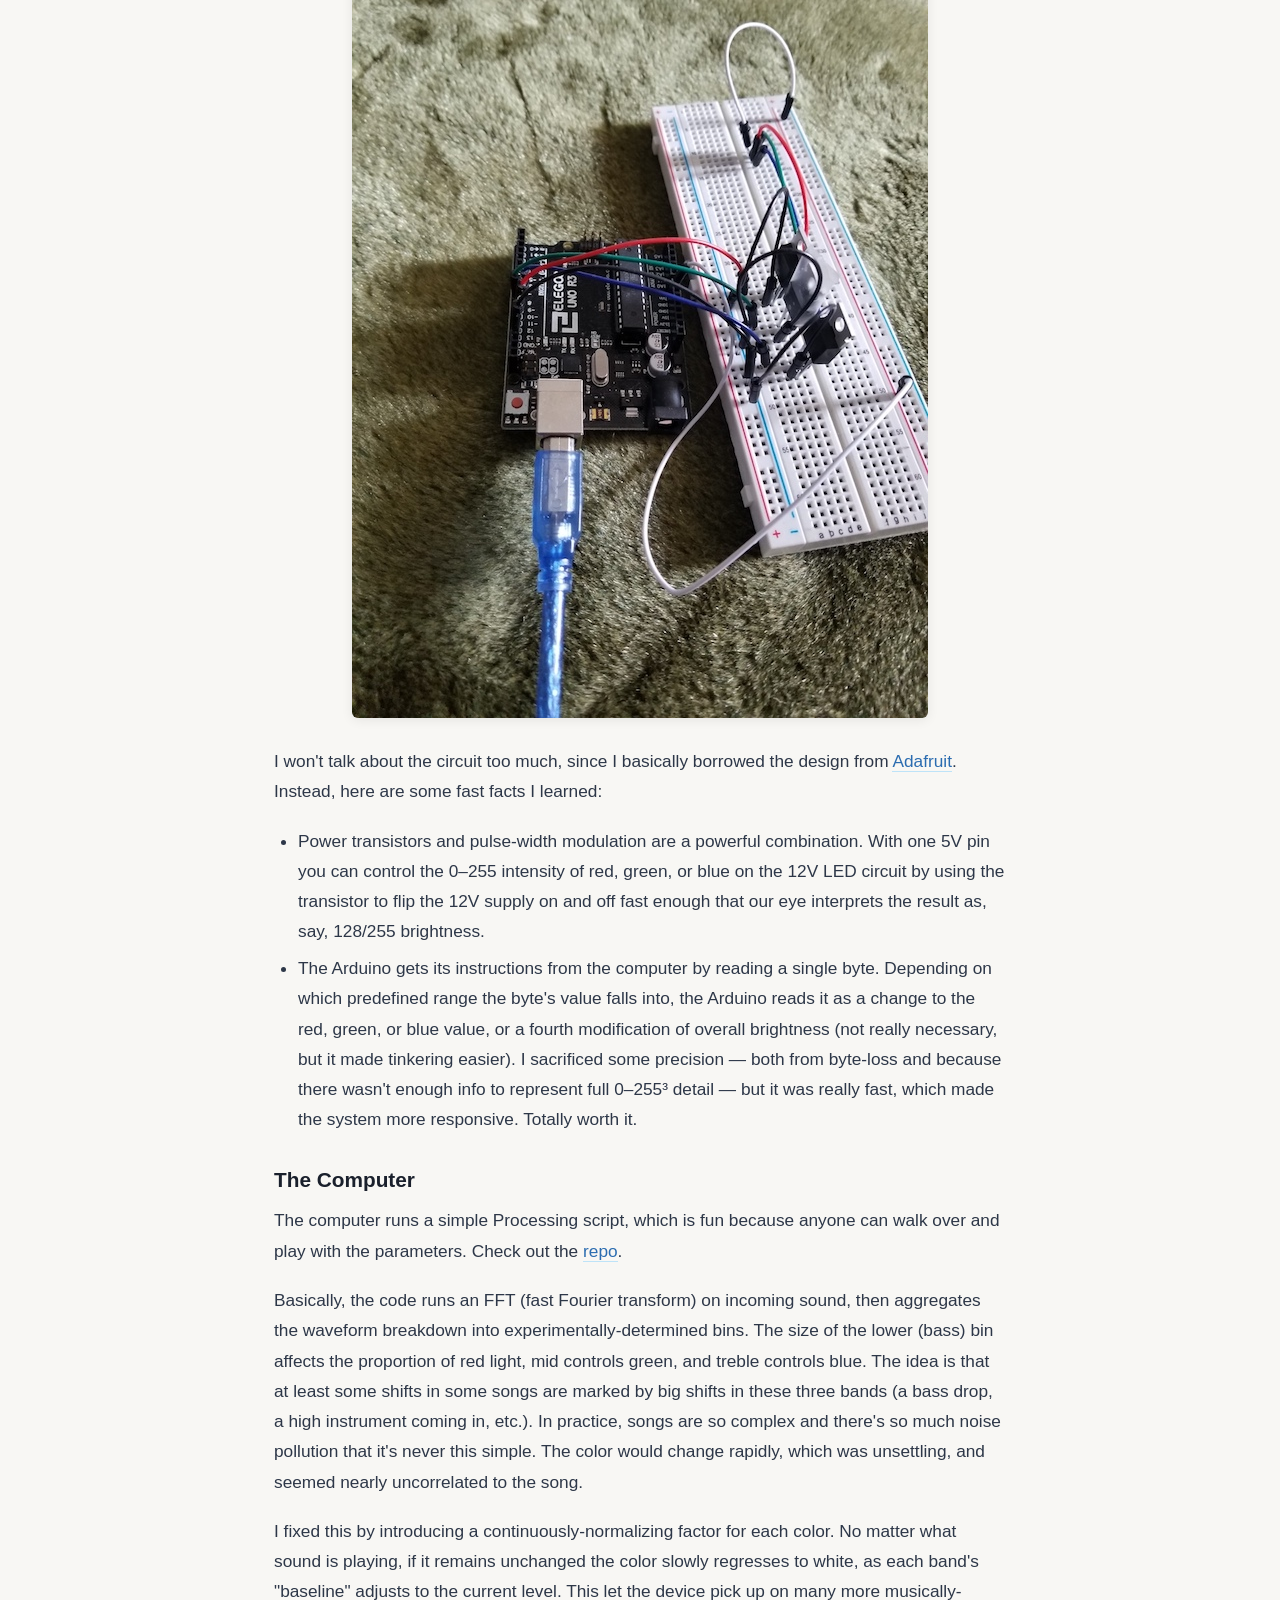
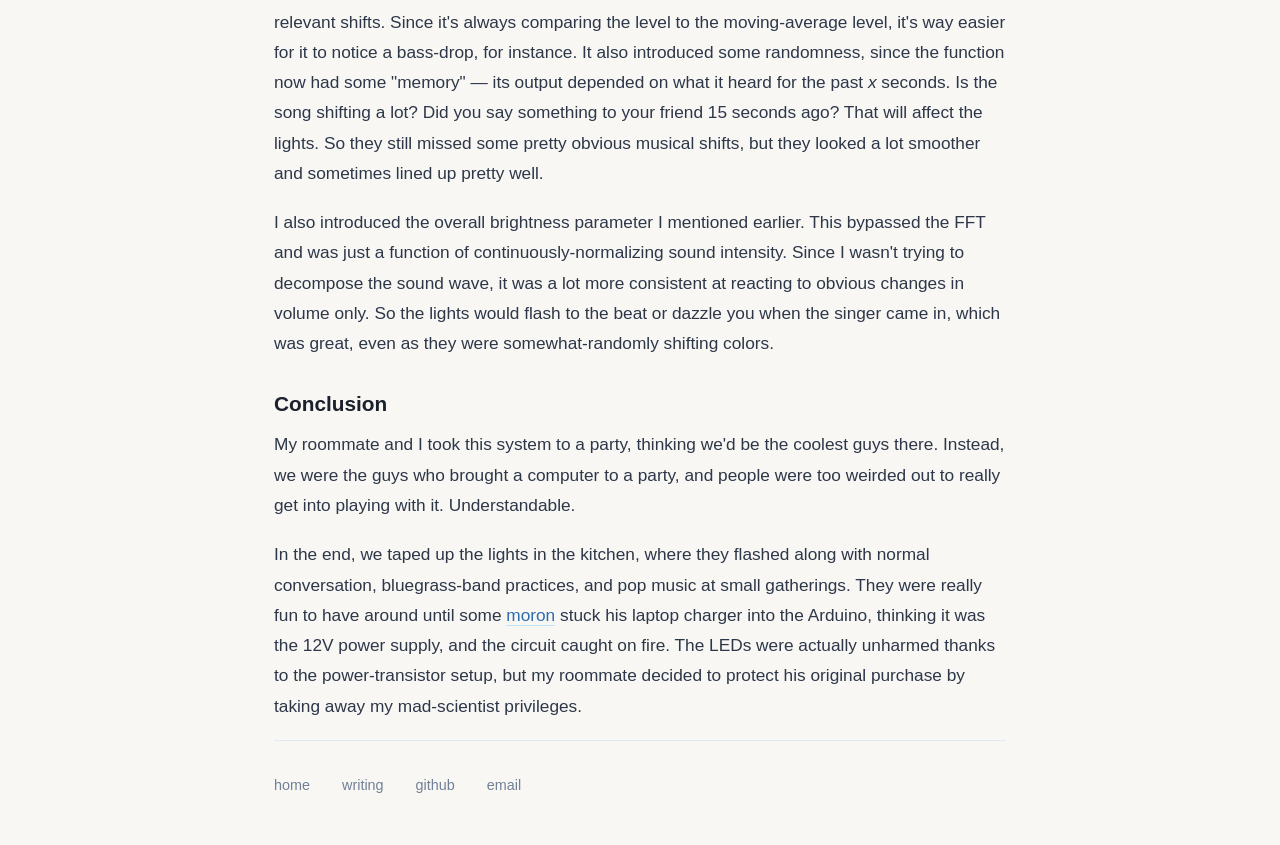
<file: writing/autodj.html>
<!DOCTYPE html>
<html lang="en">

<head>
    <meta charset="UTF-8">
    <meta name="viewport" content="width=device-width, initial-scale=1.0">
    <title>Controlling an LED Strip with Arduino — John Bentley</title>
    <link rel="icon" type="image/png" sizes="32x32" href="/favicon-32x32.png">
    <link rel="icon" type="image/png" sizes="16x16" href="/favicon-16x16.png">
    <link rel="stylesheet" href="/styles.css">
</head>

<body>
    <main>
        <a class="backlink" href="/writing/">← Writing</a>

        <article>
            <header class="article-head">
                <h1>Controlling an LED Strip with Arduino</h1>
                <p class="subtitle">Essential for any Homemaker</p>
                <p class="meta">July 2018</p>
            </header>

            <div class="article">
                <h2>The Idea</h2>
                <p>When my San Francisco roommate, Aubrey Wahl, bought a strip of LED lights like <a
                        href="https://www.amazon.com/dp/B075YHC8WN">this</a> to decorate our
                    otherwise-overly-normal-looking home, the first thing I noticed was that the pins
                    connecting the LEDs to the controller box looked like they would fit in my breadboard. A
                    lot of my projects start with the realization that two things <em>look</em> like they
                    might fit together, actually…</p>
                <p>The original controller can receive input from a small remote and change the colors of
                    the lights or manipulate them in preset patterns. If I could control the lights with my
                    Arduino, I figured I could make the strip do something cooler — though exactly what I
                    wanted it to do was not immediately obvious.</p>
                <p>I decided to break the project into three parts:</p>
                <ul>
                    <li>Figure out how to control the RGB value of the strip (it's all one circuit, so the
                        strip must always be one solid color) from the Arduino.</li>
                    <li>Have the Arduino read the desired RGB value from a computer over a serial
                        connection, essentially letting the computer control the LEDs. This modular approach
                        let me mess around with the lights using just the computer, without re-uploading my
                        program to the Arduino over and over again.</li>
                    <li>Think of something cool for the computer to do to the LEDs. I eventually settled on
                        having the LEDs react to sounds, including spoken word and music. I had the computer
                        analyze ambient sound with an FFT and turn the results into an RGB value for the
                        Arduino.</li>
                </ul>

                <h2>The Result</h2>
                <video controls muted loop playsinline>
                    <source src="/images/autodj.mp4" type="video/mp4">
                    Your browser does not support the video tag.
                </video>
                <p>Here is the end product — a video of my roommate and me grooving to an XXYYXX song. The
                    lighting in the room is controlled entirely by the computer picking up and reacting to
                    the music with its mic. There is no software connection to the device playing the
                    music.</p>
                <p>You can see that the LEDs are pretty good at reacting to the beat, which made this device
                    fun at parties. The color changes are a little less predictable, since the very simple
                    FFT-based analysis isn't really sufficient to capture the essence of a musical
                    phrase-change — but no one complained, because the beat-following worked so well and the
                    color unpredictability was rather fun.</p>

                <h2>The Arduino and Circuit</h2>
                <p>The circuit (I wised-up after this and started supporting real Arduino — forgive me):</p>
                <img src="/images/circuit.jpg" alt="A picture of my circuit">
                <p>I won't talk about the circuit too much, since I basically borrowed the design from <a
                        href="https://learn.adafruit.com/rgb-led-strips/usage">Adafruit</a>. Instead, here
                    are some fast facts I learned:</p>
                <ul>
                    <li>Power transistors and pulse-width modulation are a powerful combination. With one 5V
                        pin you can control the 0–255 intensity of red, green, or blue on the 12V LED
                        circuit by using the transistor to flip the 12V supply on and off fast enough that
                        our eye interprets the result as, say, 128/255 brightness.</li>
                    <li>The Arduino gets its instructions from the computer by reading a single byte.
                        Depending on which predefined range the byte's value falls into, the Arduino reads it
                        as a change to the red, green, or blue value, or a fourth modification of overall
                        brightness (not really necessary, but it made tinkering easier). I sacrificed some
                        precision — both from byte-loss and because there wasn't enough info to represent
                        full 0–255³ detail — but it was really fast, which made the system more responsive.
                        Totally worth it.</li>
                </ul>

                <h2>The Computer</h2>
                <p>The computer runs a simple Processing script, which is fun because anyone can walk over
                    and play with the parameters. Check out the <a
                        href="https://github.com/mathslug/autoDJ">repo</a>.</p>
                <p>Basically, the code runs an FFT (fast Fourier transform) on incoming sound, then
                    aggregates the waveform breakdown into experimentally-determined bins. The size of the
                    lower (bass) bin affects the proportion of red light, mid controls green, and treble
                    controls blue. The idea is that at least some shifts in some songs are marked by big
                    shifts in these three bands (a bass drop, a high instrument coming in, etc.). In
                    practice, songs are so complex and there's so much noise pollution that it's never this
                    simple. The color would change rapidly, which was unsettling, and seemed nearly
                    uncorrelated to the song.</p>
                <p>I fixed this by introducing a continuously-normalizing factor for each color. No matter
                    what sound is playing, if it remains unchanged the color slowly regresses to white, as
                    each band's "baseline" adjusts to the current level. This let the device pick up on many
                    more musically-relevant shifts. Since it's always comparing the level to the
                    moving-average level, it's way easier for it to notice a bass-drop, for instance. It
                    also introduced some randomness, since the function now had some "memory" — its output
                    depended on what it heard for the past <em>x</em> seconds. Is the song shifting a lot?
                    Did you say something to your friend 15 seconds ago? That will affect the lights. So
                    they still missed some pretty obvious musical shifts, but they looked a lot smoother and
                    sometimes lined up pretty well.</p>
                <p>I also introduced the overall brightness parameter I mentioned earlier. This bypassed the
                    FFT and was just a function of continuously-normalizing sound intensity. Since I wasn't
                    trying to decompose the sound wave, it was a lot more consistent at reacting to obvious
                    changes in volume only. So the lights would flash to the beat or dazzle you when the
                    singer came in, which was great, even as they were somewhat-randomly shifting colors.</p>

                <h2>Conclusion</h2>
                <p>My roommate and I took this system to a party, thinking we'd be the coolest guys there.
                    Instead, we were the guys who brought a computer to a party, and people were too weirded
                    out to really get into playing with it. Understandable.</p>
                <p>In the end, we taped up the lights in the kitchen, where they flashed along with normal
                    conversation, bluegrass-band practices, and pop music at small gatherings. They were
                    really fun to have around until some <a href="/">moron</a> stuck his laptop charger into
                    the Arduino, thinking it was the 12V power supply, and the circuit caught on fire. The
                    LEDs were actually unharmed thanks to the power-transistor setup, but my roommate decided
                    to protect his original purchase by taking away my mad-scientist privileges.</p>
            </div>
        </article>

        <footer>
            <a href="/">home</a>
            <a href="/writing/">writing</a>
            <a href="https://github.com/mathslug">github</a>
            <a href="mailto:theheadslug@mathslug.com">email</a>
        </footer>
    </main>
</body>

</html>
</file>
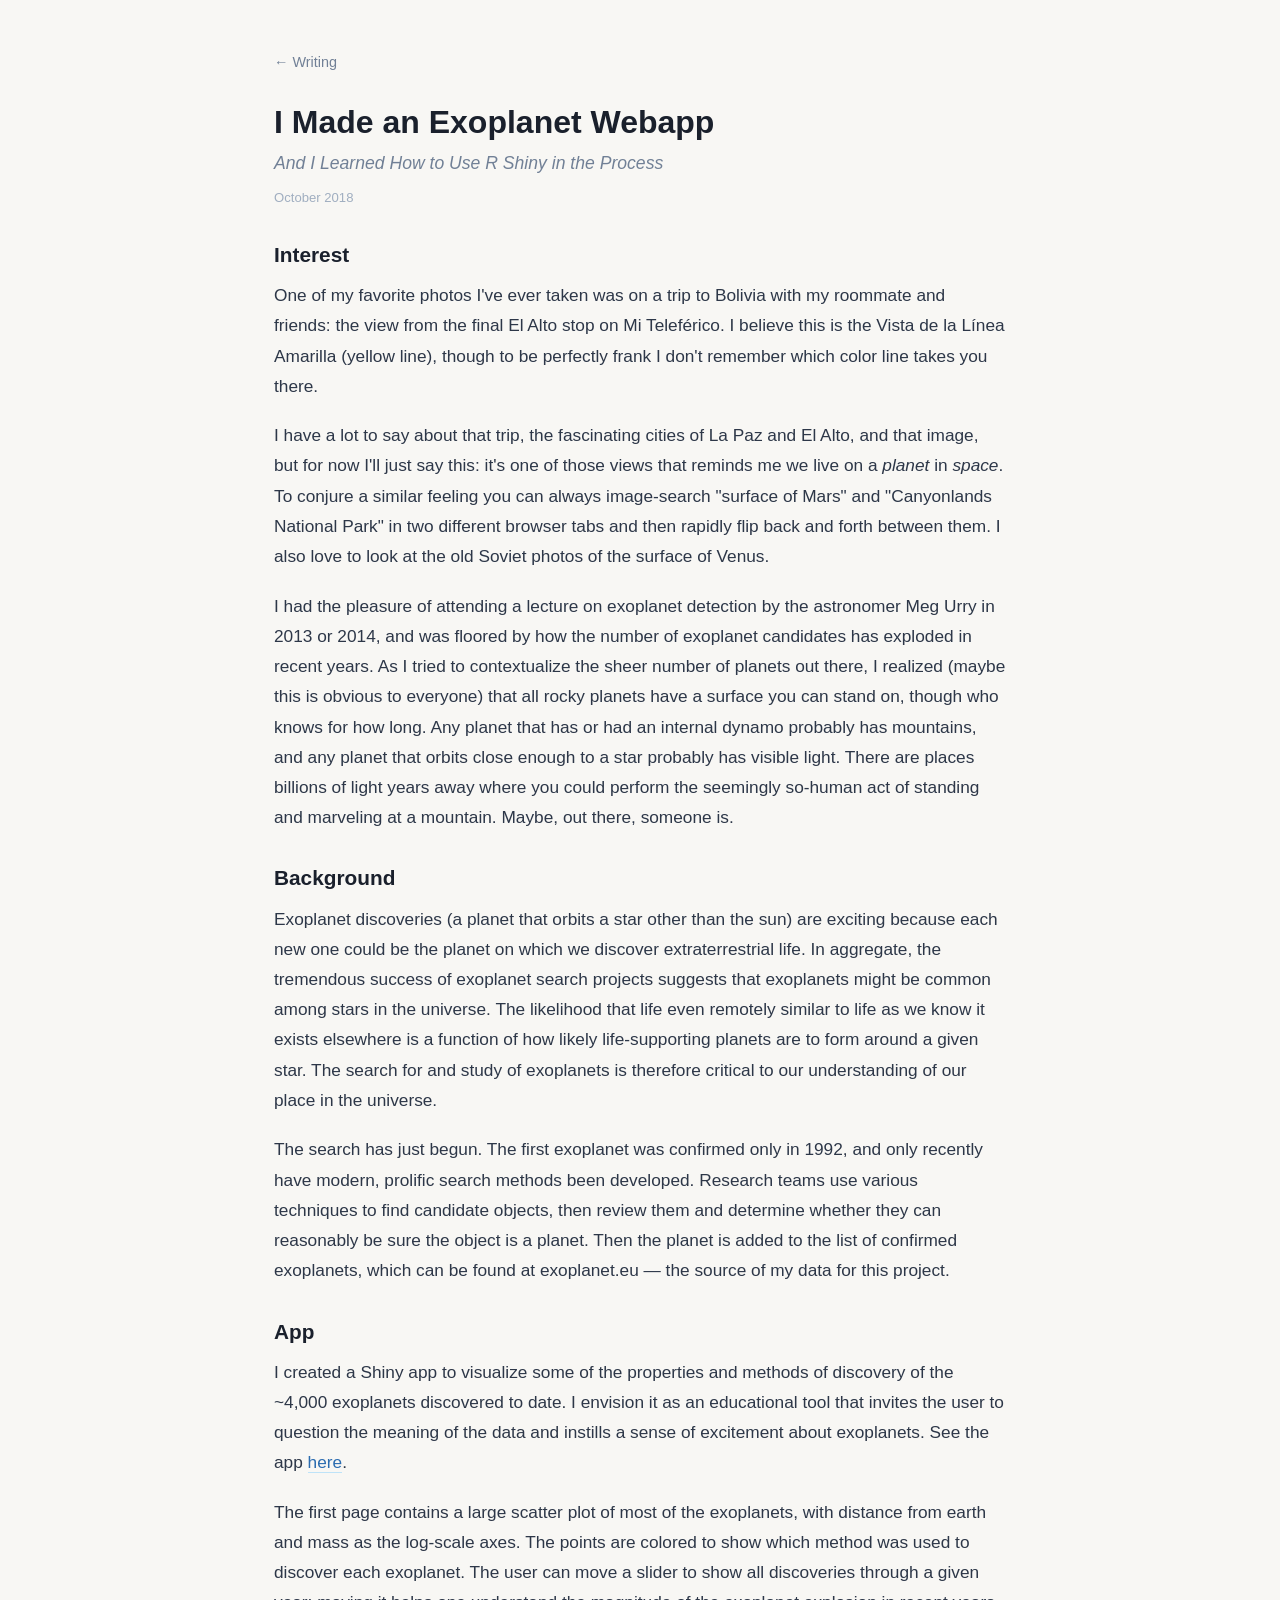
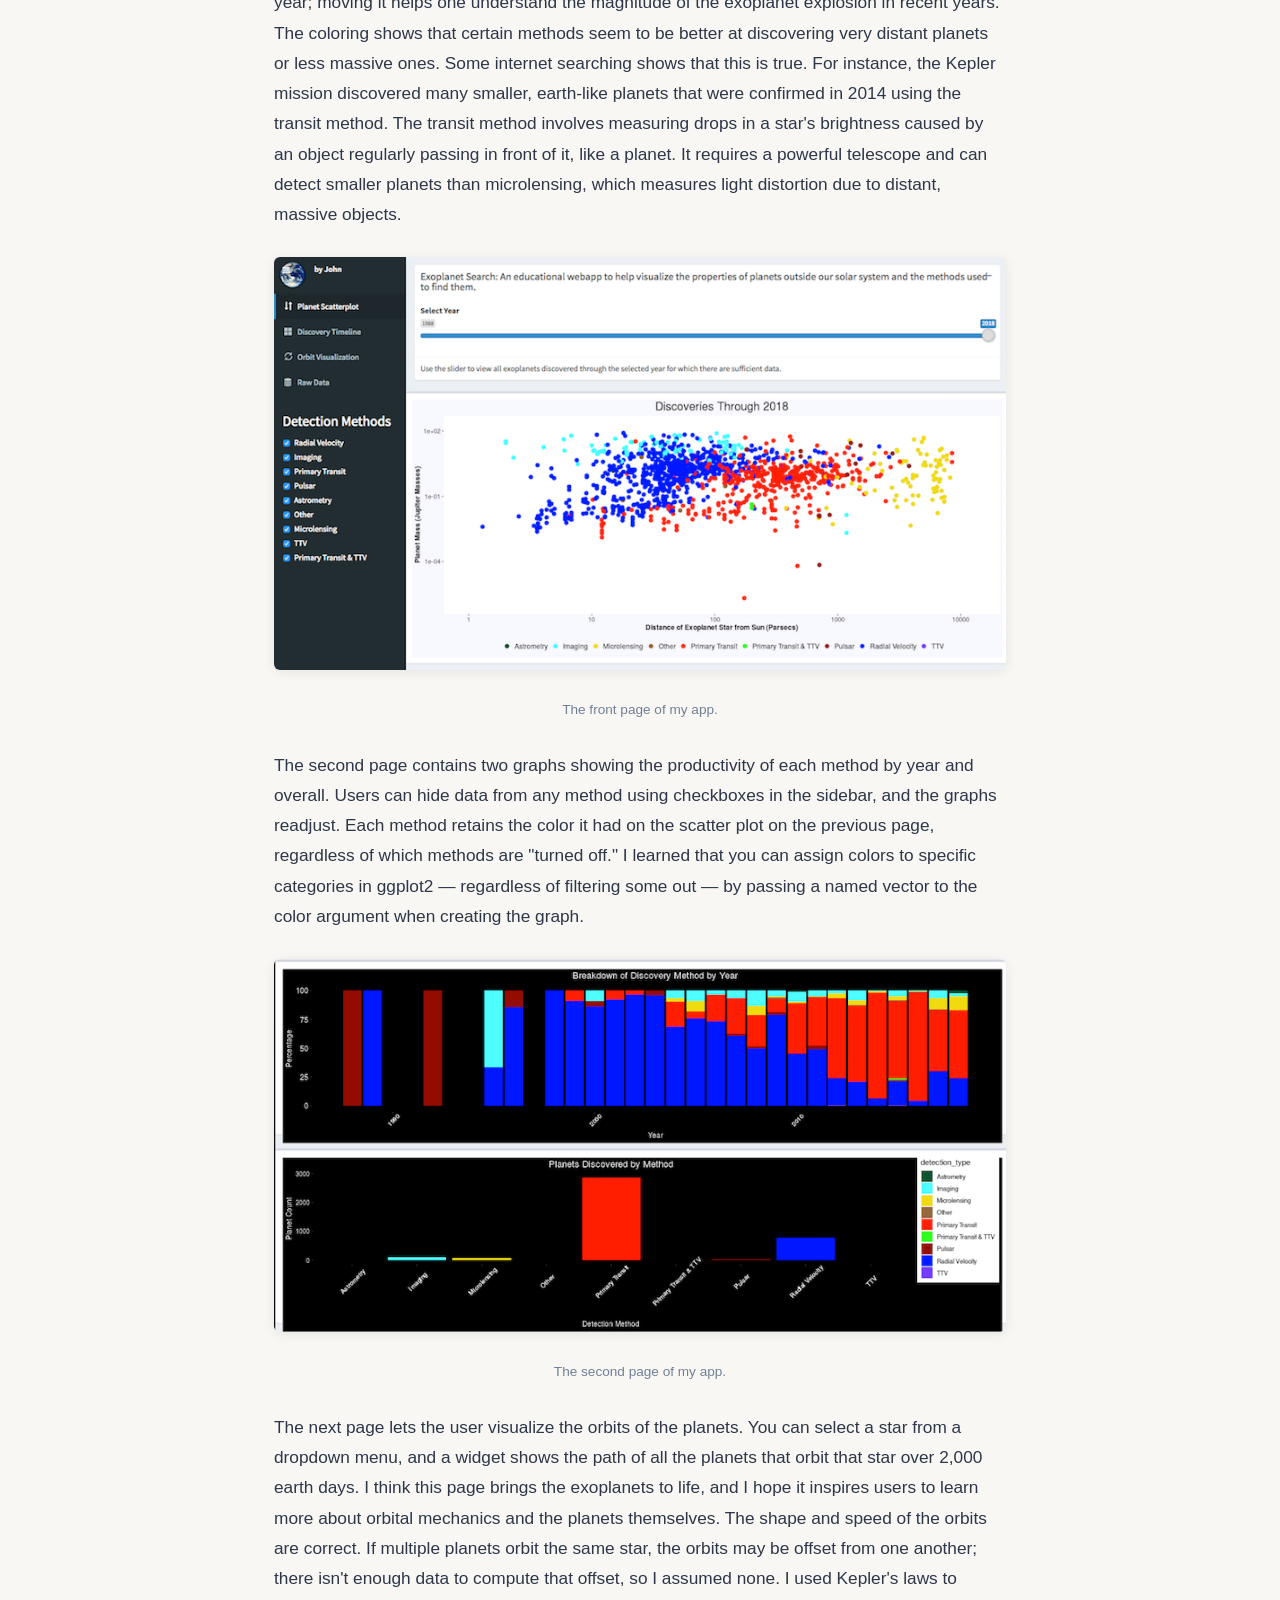
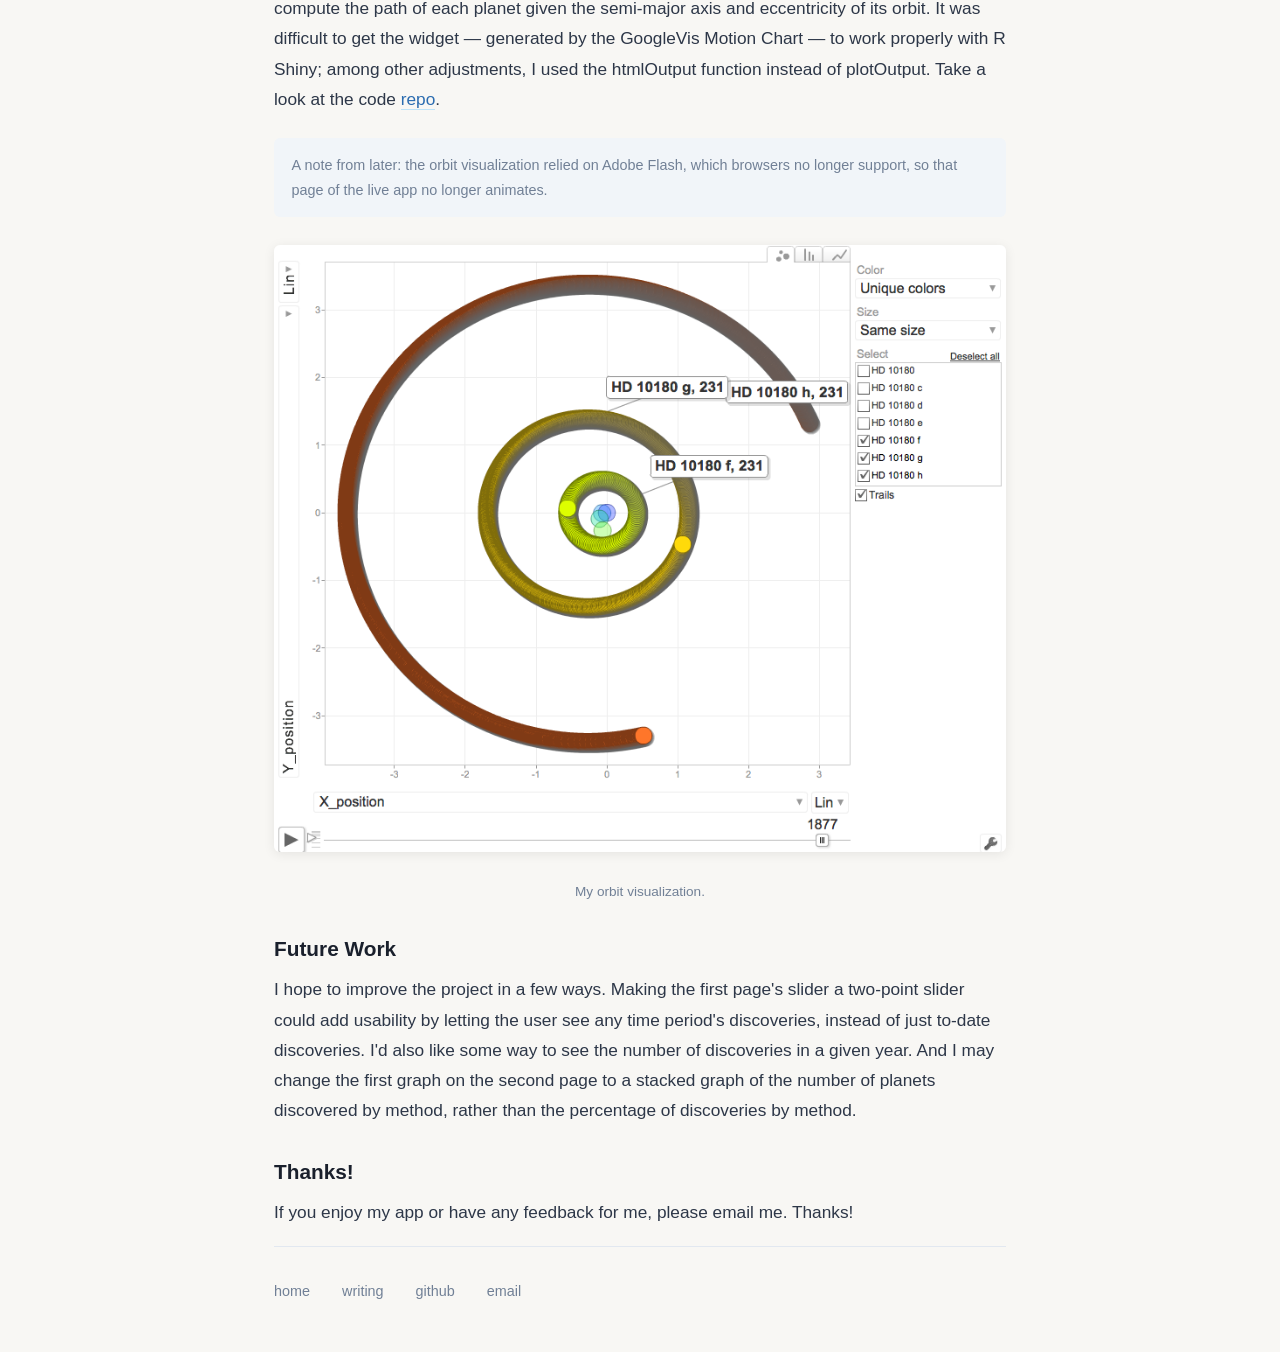
<file: writing/exoplanets.html>
<!DOCTYPE html>
<html lang="en">

<head>
    <meta charset="UTF-8">
    <meta name="viewport" content="width=device-width, initial-scale=1.0">
    <title>I Made an Exoplanet Webapp — John Bentley</title>
    <link rel="icon" type="image/png" sizes="32x32" href="/favicon-32x32.png">
    <link rel="icon" type="image/png" sizes="16x16" href="/favicon-16x16.png">
    <link rel="stylesheet" href="/styles.css">
</head>

<body>
    <main>
        <a class="backlink" href="/writing/">← Writing</a>

        <article>
            <header class="article-head">
                <h1>I Made an Exoplanet Webapp</h1>
                <p class="subtitle">And I Learned How to Use R Shiny in the Process</p>
                <p class="meta">October 2018</p>
            </header>

            <div class="article">
                <h2>Interest</h2>
                <p>One of my favorite photos I've ever taken was on a trip to Bolivia with my roommate and
                    friends: the view from the final El Alto stop on Mi Teleférico. I believe this is the
                    Vista de la Línea Amarilla (yellow line), though to be perfectly frank I don't remember
                    which color line takes you there.</p>
                <p>I have a lot to say about that trip, the fascinating cities of La Paz and El Alto, and
                    that image, but for now I'll just say this: it's one of those views that reminds me we
                    live on a <em>planet</em> in <em>space</em>. To conjure a similar feeling you can always
                    image-search "surface of Mars" and "Canyonlands National Park" in two different browser
                    tabs and then rapidly flip back and forth between them. I also love to look at the old
                    Soviet photos of the surface of Venus.</p>
                <p>I had the pleasure of attending a lecture on exoplanet detection by the astronomer Meg
                    Urry in 2013 or 2014, and was floored by how the number of exoplanet candidates has
                    exploded in recent years. As I tried to contextualize the sheer number of planets out
                    there, I realized (maybe this is obvious to everyone) that all rocky planets have a
                    surface you can stand on, though who knows for how long. Any planet that has or had an
                    internal dynamo probably has mountains, and any planet that orbits close enough to a
                    star probably has visible light. There are places billions of light years away where you
                    could perform the seemingly so-human act of standing and marveling at a mountain. Maybe,
                    out there, someone is.</p>

                <h2>Background</h2>
                <p>Exoplanet discoveries (a planet that orbits a star other than the sun) are exciting
                    because each new one could be the planet on which we discover extraterrestrial life. In
                    aggregate, the tremendous success of exoplanet search projects suggests that exoplanets
                    might be common among stars in the universe. The likelihood that life even remotely
                    similar to life as we know it exists elsewhere is a function of how likely
                    life-supporting planets are to form around a given star. The search for and study of
                    exoplanets is therefore critical to our understanding of our place in the universe.</p>
                <p>The search has just begun. The first exoplanet was confirmed only in 1992, and only
                    recently have modern, prolific search methods been developed. Research teams use various
                    techniques to find candidate objects, then review them and determine whether they can
                    reasonably be sure the object is a planet. Then the planet is added to the list of
                    confirmed exoplanets, which can be found at exoplanet.eu — the source of my data for
                    this project.</p>

                <h2>App</h2>
                <p>I created a Shiny app to visualize some of the properties and methods of discovery of the
                    ~4,000 exoplanets discovered to date. I envision it as an educational tool that invites
                    the user to question the meaning of the data and instills a sense of excitement about
                    exoplanets. See the app <a href="https://mathslug.shinyapps.io/exoplanetShiny">here</a>.
                </p>
                <p>The first page contains a large scatter plot of most of the exoplanets, with distance
                    from earth and mass as the log-scale axes. The points are colored to show which method
                    was used to discover each exoplanet. The user can move a slider to show all discoveries
                    through a given year; moving it helps one understand the magnitude of the exoplanet
                    explosion in recent years. The coloring shows that certain methods seem to be better at
                    discovering very distant planets or less massive ones. Some internet searching shows
                    that this is true. For instance, the Kepler mission discovered many smaller, earth-like
                    planets that were confirmed in 2014 using the transit method. The transit method
                    involves measuring drops in a star's brightness caused by an object regularly passing in
                    front of it, like a planet. It requires a powerful telescope and can detect smaller
                    planets than microlensing, which measures light distortion due to distant, massive
                    objects.</p>
                <figure>
                    <img src="/images/exoShiny.png" alt="The front page of my app">
                    <figcaption>The front page of my app.</figcaption>
                </figure>
                <p>The second page contains two graphs showing the productivity of each method by year and
                    overall. Users can hide data from any method using checkboxes in the sidebar, and the
                    graphs readjust. Each method retains the color it had on the scatter plot on the
                    previous page, regardless of which methods are "turned off." I learned that you can
                    assign colors to specific categories in ggplot2 — regardless of filtering some out — by
                    passing a named vector to the color argument when creating the graph.</p>
                <figure>
                    <img src="/images/planettimegraphs.png" alt="The second page of my app">
                    <figcaption>The second page of my app.</figcaption>
                </figure>
                <p>The next page lets the user visualize the orbits of the planets. You can select a star
                    from a dropdown menu, and a widget shows the path of all the planets that orbit that
                    star over 2,000 earth days. I think this page brings the exoplanets to life, and I hope
                    it inspires users to learn more about orbital mechanics and the planets themselves. The
                    shape and speed of the orbits are correct. If multiple planets orbit the same star, the
                    orbits may be offset from one another; there isn't enough data to compute that offset,
                    so I assumed none. I used Kepler's laws to compute the path of each planet given the
                    semi-major axis and eccentricity of its orbit. It was difficult to get the widget —
                    generated by the GoogleVis Motion Chart — to work properly with R Shiny; among other
                    adjustments, I used the htmlOutput function instead of plotOutput. Take a look at the
                    code <a href="https://github.com/mathslug/exoplanetShiny">repo</a>.</p>
                <p class="editor-note">A note from later: the orbit visualization relied on Adobe Flash,
                    which browsers no longer support, so that page of the live app no longer animates.</p>
                <figure>
                    <img src="/images/orbits.png" alt="My orbit visualization">
                    <figcaption>My orbit visualization.</figcaption>
                </figure>

                <h2>Future Work</h2>
                <p>I hope to improve the project in a few ways. Making the first page's slider a two-point
                    slider could add usability by letting the user see any time period's discoveries,
                    instead of just to-date discoveries. I'd also like some way to see the number of
                    discoveries in a given year. And I may change the first graph on the second page to a
                    stacked graph of the number of planets discovered by method, rather than the percentage
                    of discoveries by method.</p>

                <h2>Thanks!</h2>
                <p>If you enjoy my app or have any feedback for me, please email me. Thanks!</p>
            </div>
        </article>

        <footer>
            <a href="/">home</a>
            <a href="/writing/">writing</a>
            <a href="https://github.com/mathslug">github</a>
            <a href="mailto:theheadslug@mathslug.com">email</a>
        </footer>
    </main>
</body>

</html>
</file>
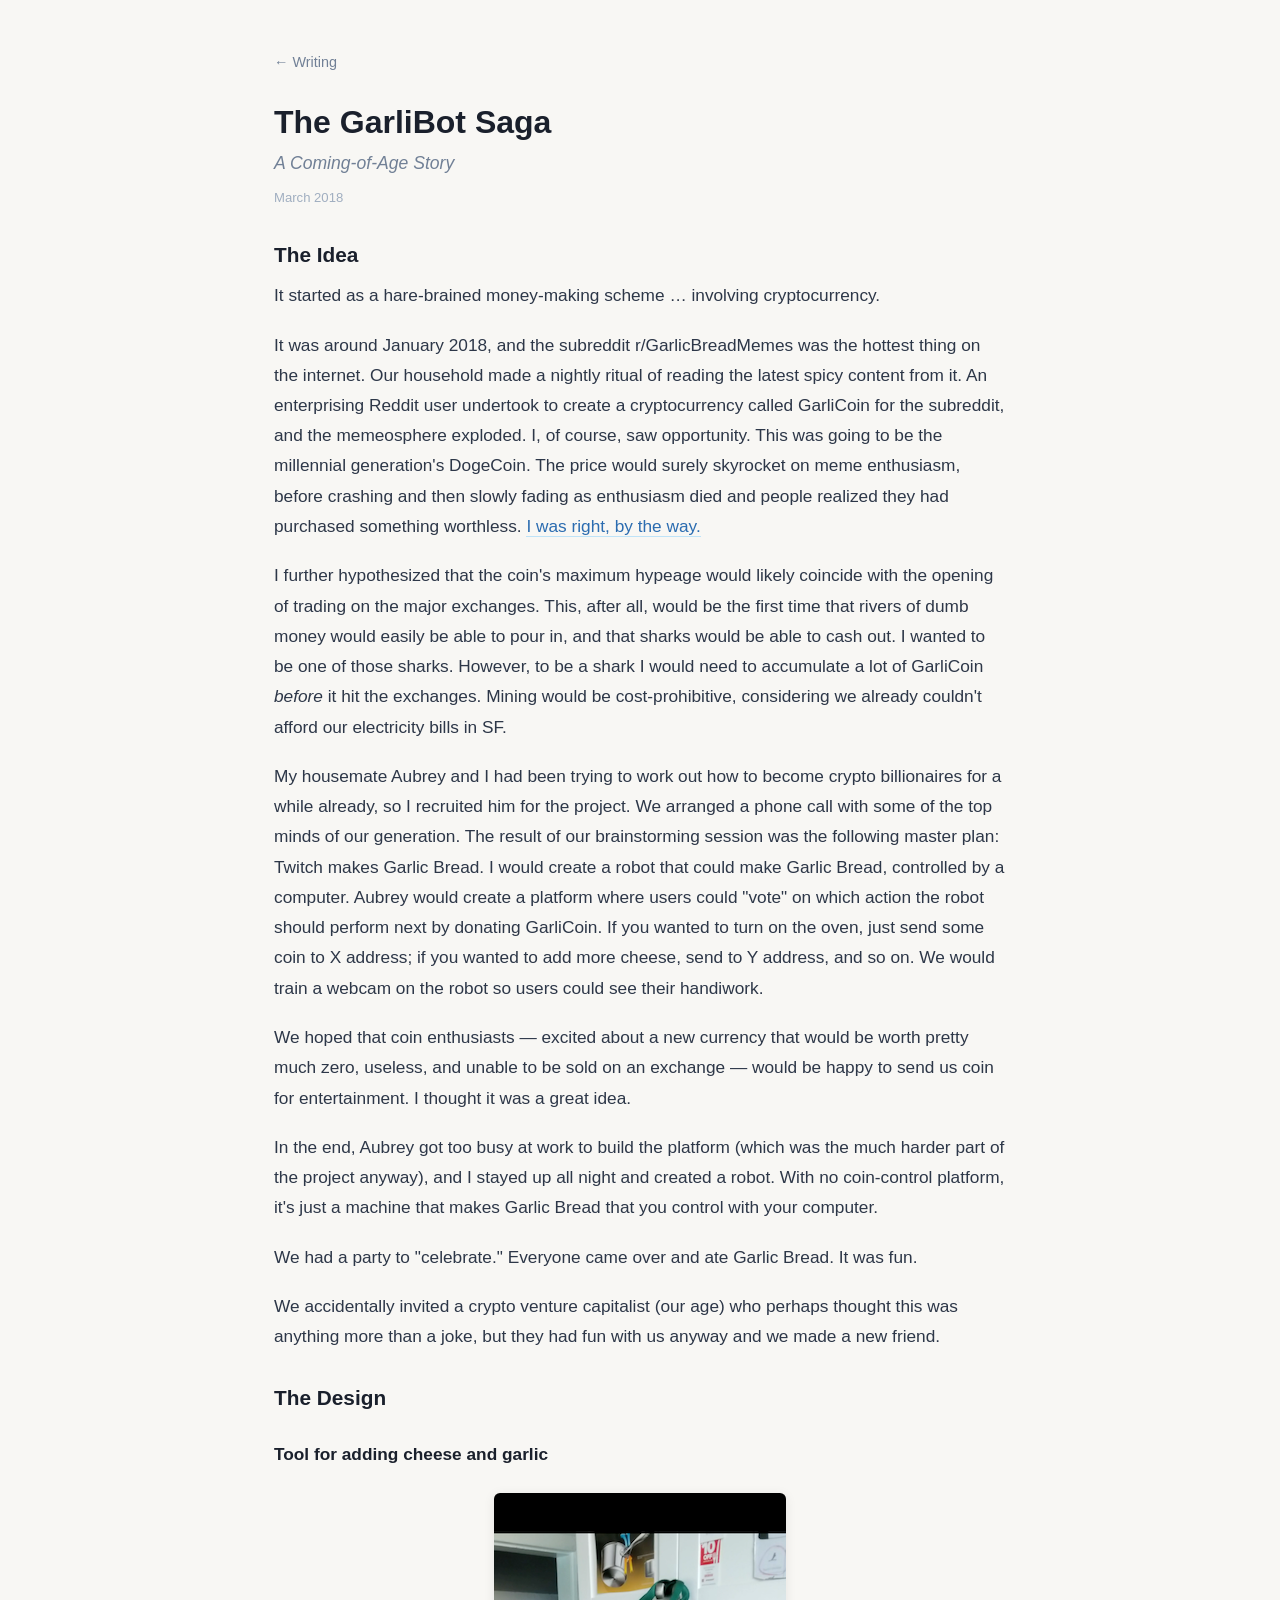
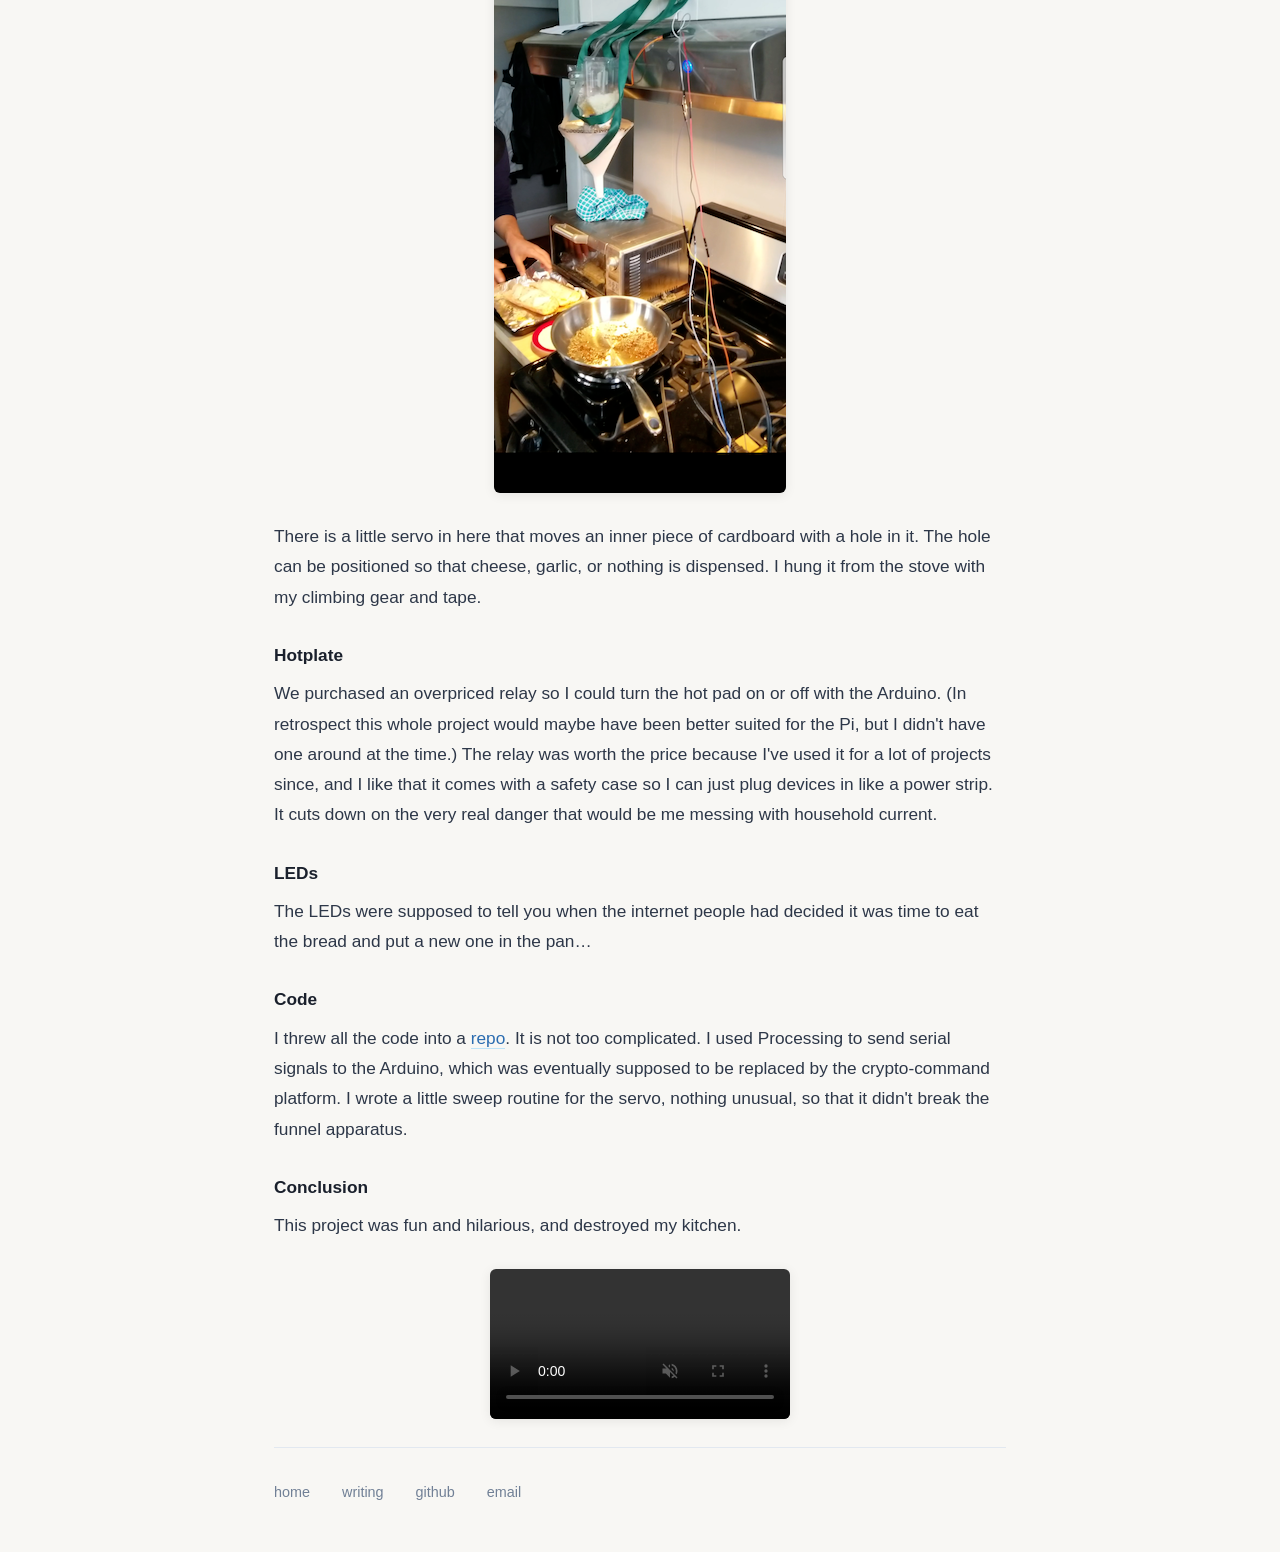
<file: writing/garlibot.html>
<!DOCTYPE html>
<html lang="en">

<head>
    <meta charset="UTF-8">
    <meta name="viewport" content="width=device-width, initial-scale=1.0">
    <title>The GarliBot Saga — John Bentley</title>
    <link rel="icon" type="image/png" sizes="32x32" href="/favicon-32x32.png">
    <link rel="icon" type="image/png" sizes="16x16" href="/favicon-16x16.png">
    <link rel="stylesheet" href="/styles.css">
</head>

<body>
    <main>
        <a class="backlink" href="/writing/">← Writing</a>

        <article>
            <header class="article-head">
                <h1>The GarliBot Saga</h1>
                <p class="subtitle">A Coming-of-Age Story</p>
                <p class="meta">March 2018</p>
            </header>

            <div class="article">
                <h2>The Idea</h2>
                <p>It started as a hare-brained money-making scheme … involving cryptocurrency.</p>
                <p>It was around January 2018, and the subreddit r/GarlicBreadMemes was the hottest thing
                    on the internet. Our household made a nightly ritual of reading the latest spicy content
                    from it. An enterprising Reddit user undertook to create a cryptocurrency called
                    GarliCoin for the subreddit, and the memeosphere exploded. I, of course, saw
                    opportunity. This was going to be the millennial generation's DogeCoin. The price would
                    surely skyrocket on meme enthusiasm, before crashing and then slowly fading as
                    enthusiasm died and people realized they had purchased something worthless. <a
                        href="https://coinmarketcap.com/currencies/garlicoin/">I was right, by the way.</a>
                </p>
                <p>I further hypothesized that the coin's maximum hypeage would likely coincide with the
                    opening of trading on the major exchanges. This, after all, would be the first time
                    that rivers of dumb money would easily be able to pour in, and that sharks would be able
                    to cash out. I wanted to be one of those sharks. However, to be a shark I would need to
                    accumulate a lot of GarliCoin <em>before</em> it hit the exchanges. Mining would be
                    cost-prohibitive, considering we already couldn't afford our electricity bills in SF.
                </p>
                <p>My housemate Aubrey and I had been trying to work out how to become crypto billionaires
                    for a while already, so I recruited him for the project. We arranged a phone call with
                    some of the top minds of our generation. The result of our brainstorming session was
                    the following master plan: Twitch makes Garlic Bread. I would create a robot that could
                    make Garlic Bread, controlled by a computer. Aubrey would create a platform where users
                    could "vote" on which action the robot should perform next by donating GarliCoin. If you
                    wanted to turn on the oven, just send some coin to X address; if you wanted to add more
                    cheese, send to Y address, and so on. We would train a webcam on the robot so users
                    could see their handiwork.</p>
                <p>We hoped that coin enthusiasts — excited about a new currency that would be worth pretty
                    much zero, useless, and unable to be sold on an exchange — would be happy to send us
                    coin for entertainment. I thought it was a great idea.</p>
                <p>In the end, Aubrey got too busy at work to build the platform (which was the much harder
                    part of the project anyway), and I stayed up all night and created a robot. With no
                    coin-control platform, it's just a machine that makes Garlic Bread that you control with
                    your computer.</p>
                <p>We had a party to "celebrate." Everyone came over and ate Garlic Bread. It was fun.</p>
                <p>We accidentally invited a crypto venture capitalist (our age) who perhaps thought this
                    was anything more than a joke, but they had fun with us anyway and we made a new
                    friend.</p>

                <h2>The Design</h2>
                <h3>Tool for adding cheese and garlic</h3>
                <img src="/images/garliTool.png" alt="The cheese-and-garlic dispensing tool">
                <p>There is a little servo in here that moves an inner piece of cardboard with a hole in it.
                    The hole can be positioned so that cheese, garlic, or nothing is dispensed. I hung it
                    from the stove with my climbing gear and tape.</p>

                <h3>Hotplate</h3>
                <p>We purchased an overpriced relay so I could turn the hot pad on or off with the Arduino.
                    (In retrospect this whole project would maybe have been better suited for the Pi, but I
                    didn't have one around at the time.) The relay was worth the price because I've used it
                    for a lot of projects since, and I like that it comes with a safety case so I can just
                    plug devices in like a power strip. It cuts down on the very real danger that would be me
                    messing with household current.</p>

                <h3>LEDs</h3>
                <p>The LEDs were supposed to tell you when the internet people had decided it was time to
                    eat the bread and put a new one in the pan…</p>

                <h3>Code</h3>
                <p>I threw all the code into a <a href="https://github.com/mathslug/GarliBot">repo</a>. It
                    is not too complicated. I used Processing to send serial signals to the Arduino, which
                    was eventually supposed to be replaced by the crypto-command platform. I wrote a little
                    sweep routine for the servo, nothing unusual, so that it didn't break the funnel
                    apparatus.</p>

                <h3>Conclusion</h3>
                <p>This project was fun and hilarious, and destroyed my kitchen.</p>
                <video controls muted loop playsinline>
                    <source src="/images/botvid.mp4" type="video/mp4">
                    Your browser does not support the video tag.
                </video>
            </div>
        </article>

        <footer>
            <a href="/">home</a>
            <a href="/writing/">writing</a>
            <a href="https://github.com/mathslug">github</a>
            <a href="mailto:theheadslug@mathslug.com">email</a>
        </footer>
    </main>
</body>

</html>
</file>
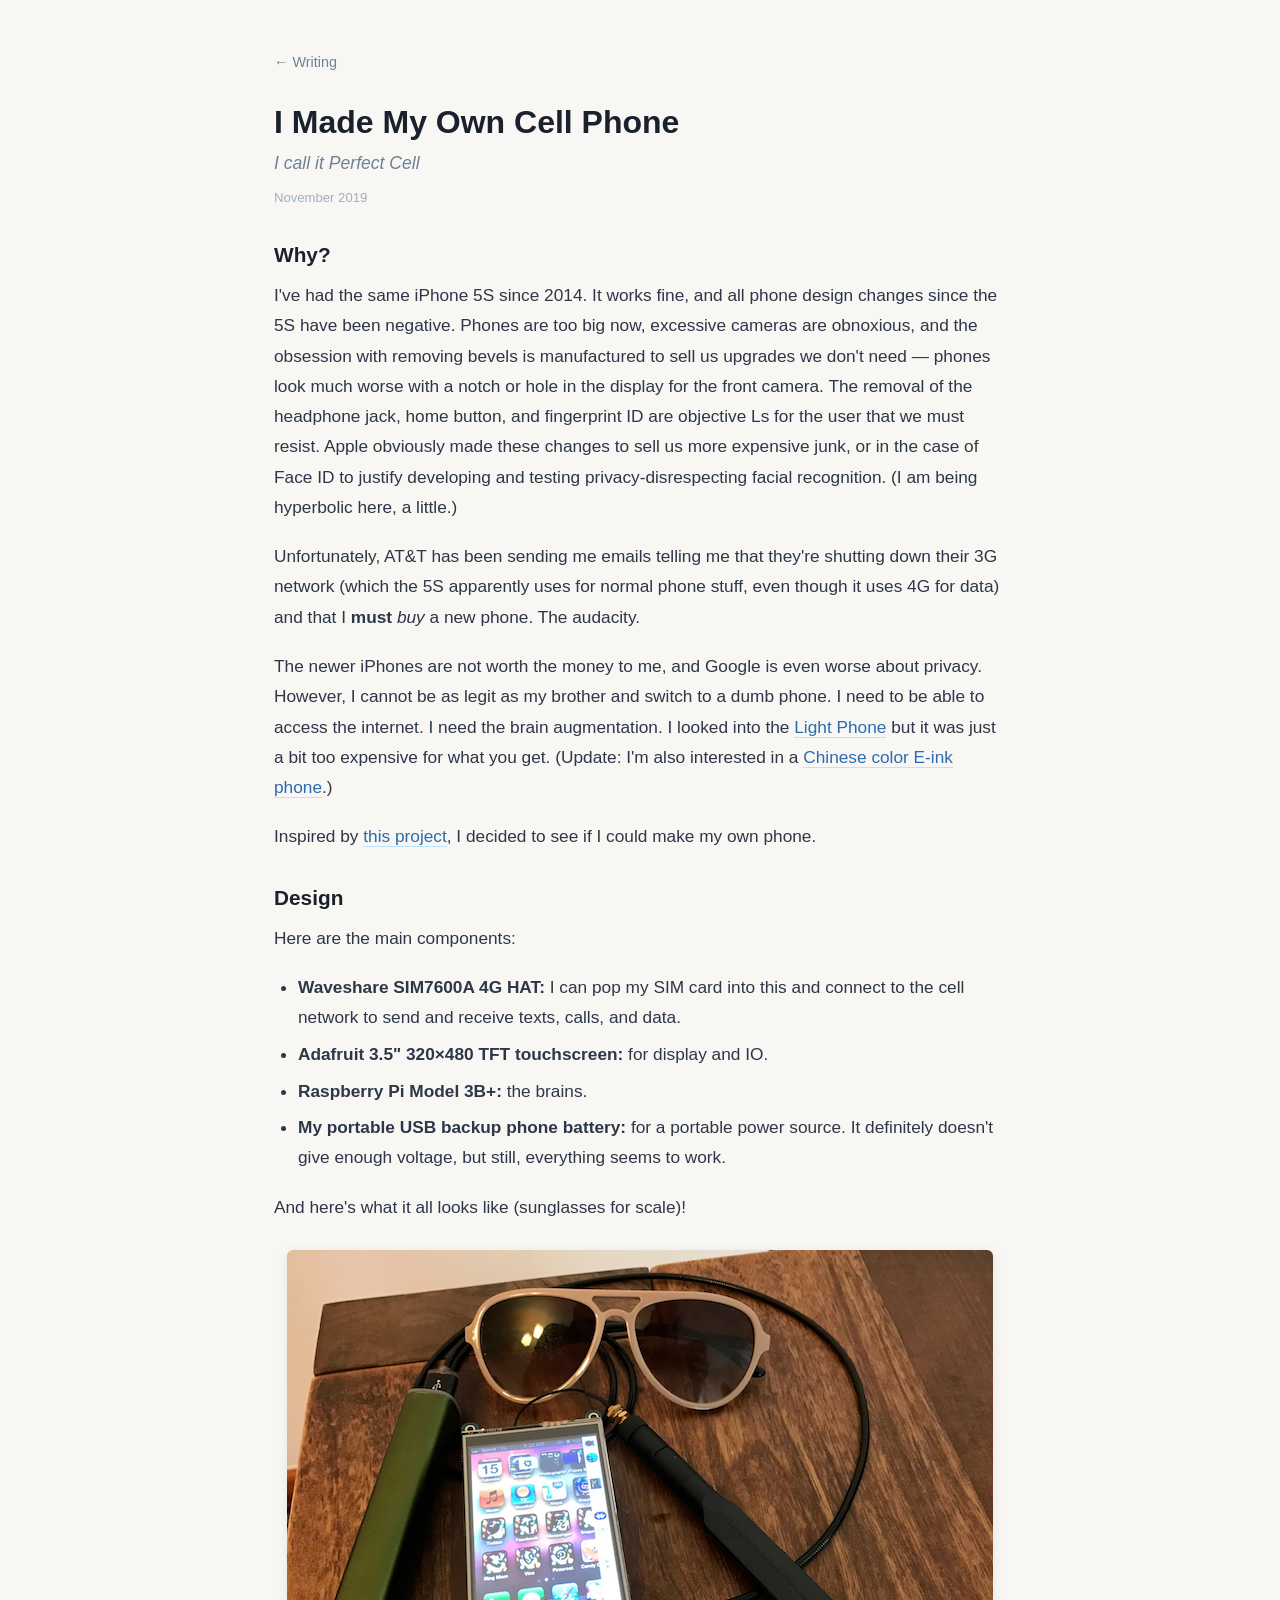
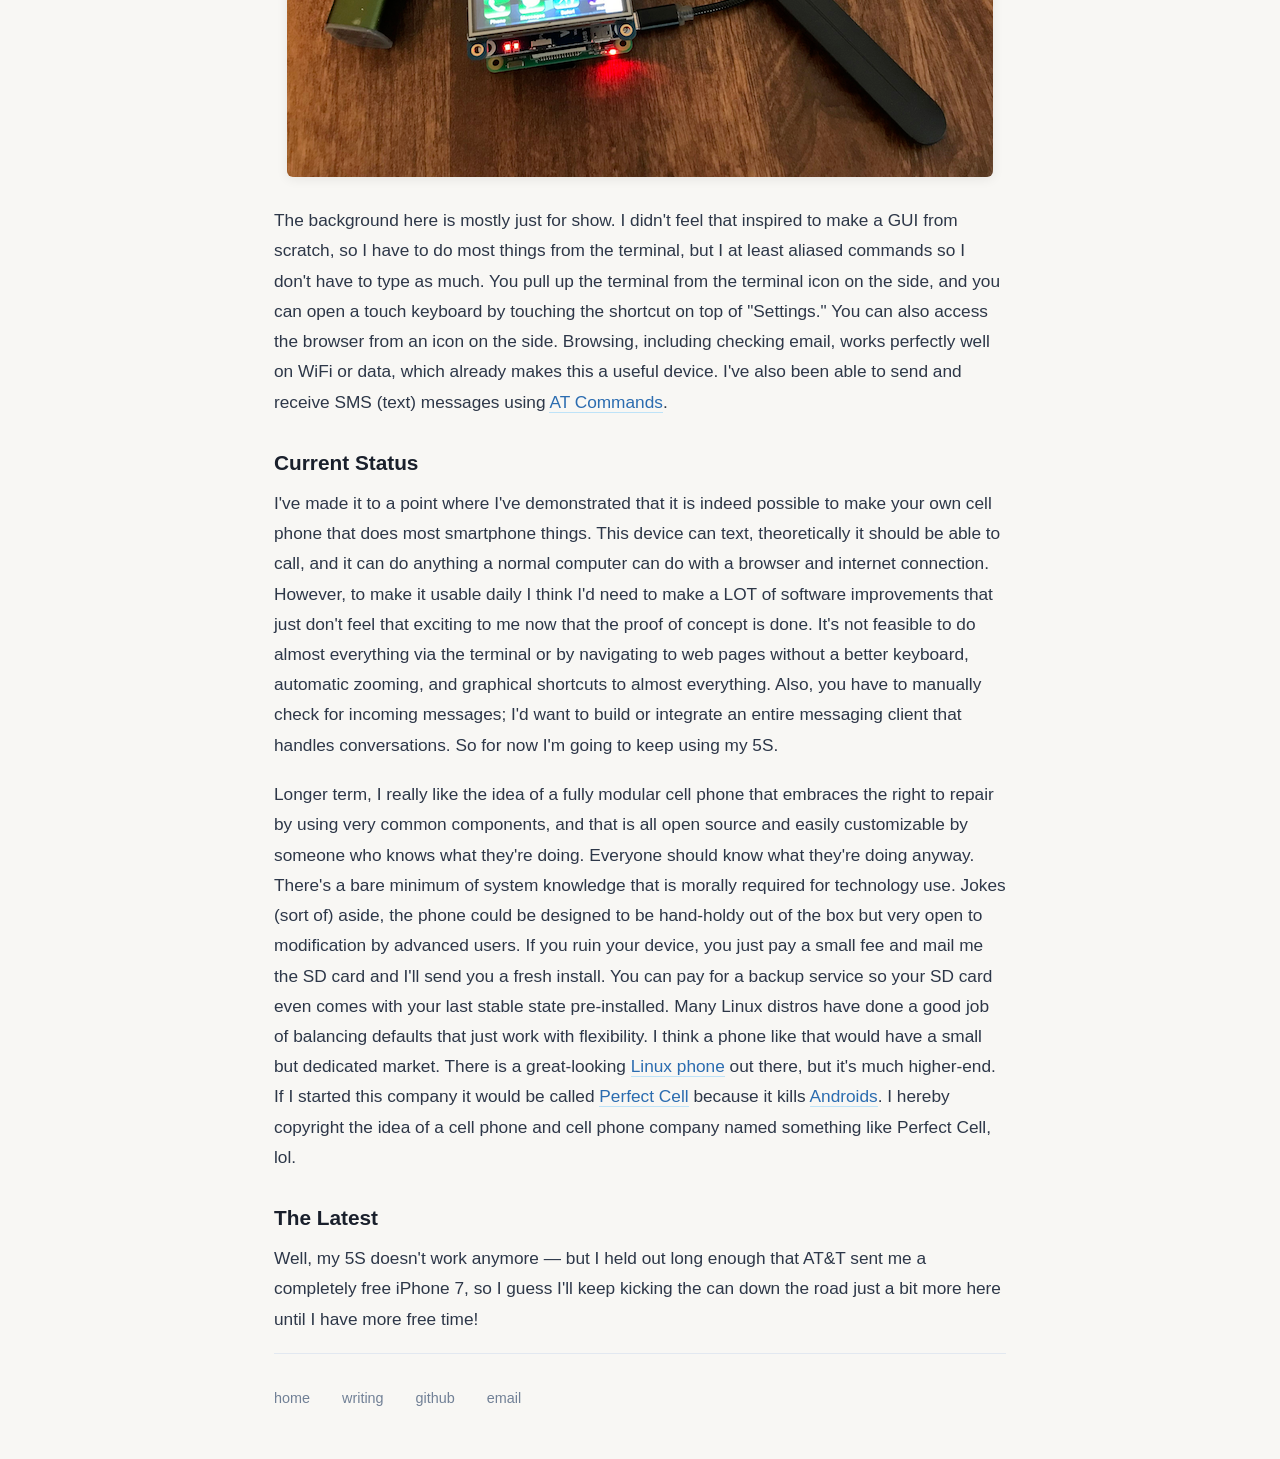
<file: writing/perfect-cell.html>
<!DOCTYPE html>
<html lang="en">

<head>
    <meta charset="UTF-8">
    <meta name="viewport" content="width=device-width, initial-scale=1.0">
    <title>I Made My Own Cell Phone — John Bentley</title>
    <link rel="icon" type="image/png" sizes="32x32" href="/favicon-32x32.png">
    <link rel="icon" type="image/png" sizes="16x16" href="/favicon-16x16.png">
    <link rel="stylesheet" href="/styles.css">
</head>

<body>
    <main>
        <a class="backlink" href="/writing/">← Writing</a>

        <article>
            <header class="article-head">
                <h1>I Made My Own Cell Phone</h1>
                <p class="subtitle">I call it Perfect Cell</p>
                <p class="meta">November 2019</p>
            </header>

            <div class="article">
                <h2>Why?</h2>
                <p>I've had the same iPhone 5S since 2014. It works fine, and all phone design changes since
                    the 5S have been negative. Phones are too big now, excessive cameras are obnoxious, and
                    the obsession with removing bevels is manufactured to sell us upgrades we don't need —
                    phones look much worse with a notch or hole in the display for the front camera. The
                    removal of the headphone jack, home button, and fingerprint ID are objective Ls for the
                    user that we must resist. Apple obviously made these changes to sell us more expensive
                    junk, or in the case of Face ID to justify developing and testing
                    privacy-disrespecting facial recognition. (I am being hyperbolic here, a little.)</p>
                <p>Unfortunately, AT&amp;T has been sending me emails telling me that they're shutting down
                    their 3G network (which the 5S apparently uses for normal phone stuff, even though it
                    uses 4G for data) and that I <strong>must</strong> <em>buy</em> a new phone. The
                    audacity.</p>
                <p>The newer iPhones are not worth the money to me, and Google is even worse about privacy.
                    However, I cannot be as legit as my brother and switch to a dumb phone. I need to be
                    able to access the internet. I need the brain augmentation. I looked into the <a
                        href="https://www.thelightphone.com">Light Phone</a> but it was just a bit too
                    expensive for what you get. (Update: I'm also interested in a <a
                        href="https://www.cect-shop.com/en/hisense-a5c.html">Chinese color E-ink
                        phone</a>.)</p>
                <p>Inspired by <a href="https://learn.adafruit.com/piphone-a-raspberry-pi-based-cellphone">this
                        project</a>, I decided to see if I could make my own phone.</p>

                <h2>Design</h2>
                <p>Here are the main components:</p>
                <ul>
                    <li><strong>Waveshare SIM7600A 4G HAT:</strong> I can pop my SIM card into this and
                        connect to the cell network to send and receive texts, calls, and data.</li>
                    <li><strong>Adafruit 3.5" 320×480 TFT touchscreen:</strong> for display and IO.</li>
                    <li><strong>Raspberry Pi Model 3B+:</strong> the brains.</li>
                    <li><strong>My portable USB backup phone battery:</strong> for a portable power source.
                        It definitely doesn't give enough voltage, but still, everything seems to work.</li>
                </ul>
                <p>And here's what it all looks like (sunglasses for scale)!</p>
                <img src="/images/perfect_cell.png" alt="My homemade cell phone, with sunglasses for scale">
                <p>The background here is mostly just for show. I didn't feel that inspired to make a GUI
                    from scratch, so I have to do most things from the terminal, but I at least aliased
                    commands so I don't have to type as much. You pull up the terminal from the terminal
                    icon on the side, and you can open a touch keyboard by touching the shortcut on top of
                    "Settings." You can also access the browser from an icon on the side. Browsing,
                    including checking email, works perfectly well on WiFi or data, which already makes this
                    a useful device. I've also been able to send and receive SMS (text) messages using <a
                        href="https://www.waveshare.com/wiki/SIM7600E-H_4G_HAT">AT Commands</a>.</p>

                <h2>Current Status</h2>
                <p>I've made it to a point where I've demonstrated that it is indeed possible to make your
                    own cell phone that does most smartphone things. This device can text, theoretically it
                    should be able to call, and it can do anything a normal computer can do with a browser
                    and internet connection. However, to make it usable daily I think I'd need to make a LOT
                    of software improvements that just don't feel that exciting to me now that the proof of
                    concept is done. It's not feasible to do almost everything via the terminal or by
                    navigating to web pages without a better keyboard, automatic zooming, and graphical
                    shortcuts to almost everything. Also, you have to manually check for incoming messages;
                    I'd want to build or integrate an entire messaging client that handles conversations. So
                    for now I'm going to keep using my 5S.</p>
                <p>Longer term, I really like the idea of a fully modular cell phone that embraces the right
                    to repair by using very common components, and that is all open source and easily
                    customizable by someone who knows what they're doing. Everyone should know what they're
                    doing anyway. There's a bare minimum of system knowledge that is morally required for
                    technology use. Jokes (sort of) aside, the phone could be designed to be hand-holdy out
                    of the box but very open to modification by advanced users. If you ruin your device, you
                    just pay a small fee and mail me the SD card and I'll send you a fresh install. You can
                    pay for a backup service so your SD card even comes with your last stable state
                    pre-installed. Many Linux distros have done a good job of balancing defaults that just
                    work with flexibility. I think a phone like that would have a small but dedicated
                    market. There is a great-looking <a href="https://puri.sm/products/librem-5/">Linux
                        phone</a> out there, but it's much higher-end. If I started this company it would be
                    called <a href="https://dragonball.fandom.com/wiki/Perfect_Cell_Saga">Perfect Cell</a>
                    because it kills <a href="https://dragonball.fandom.com/wiki/Android">Androids</a>. I
                    hereby copyright the idea of a cell phone and cell phone company named something like
                    Perfect Cell, lol.</p>

                <h2>The Latest</h2>
                <p>Well, my 5S doesn't work anymore — but I held out long enough that AT&amp;T sent me a
                    completely free iPhone 7, so I guess I'll keep kicking the can down the road just a bit
                    more here until I have more free time!</p>
            </div>
        </article>

        <footer>
            <a href="/">home</a>
            <a href="/writing/">writing</a>
            <a href="https://github.com/mathslug">github</a>
            <a href="mailto:theheadslug@mathslug.com">email</a>
        </footer>
    </main>
</body>

</html>
</file>
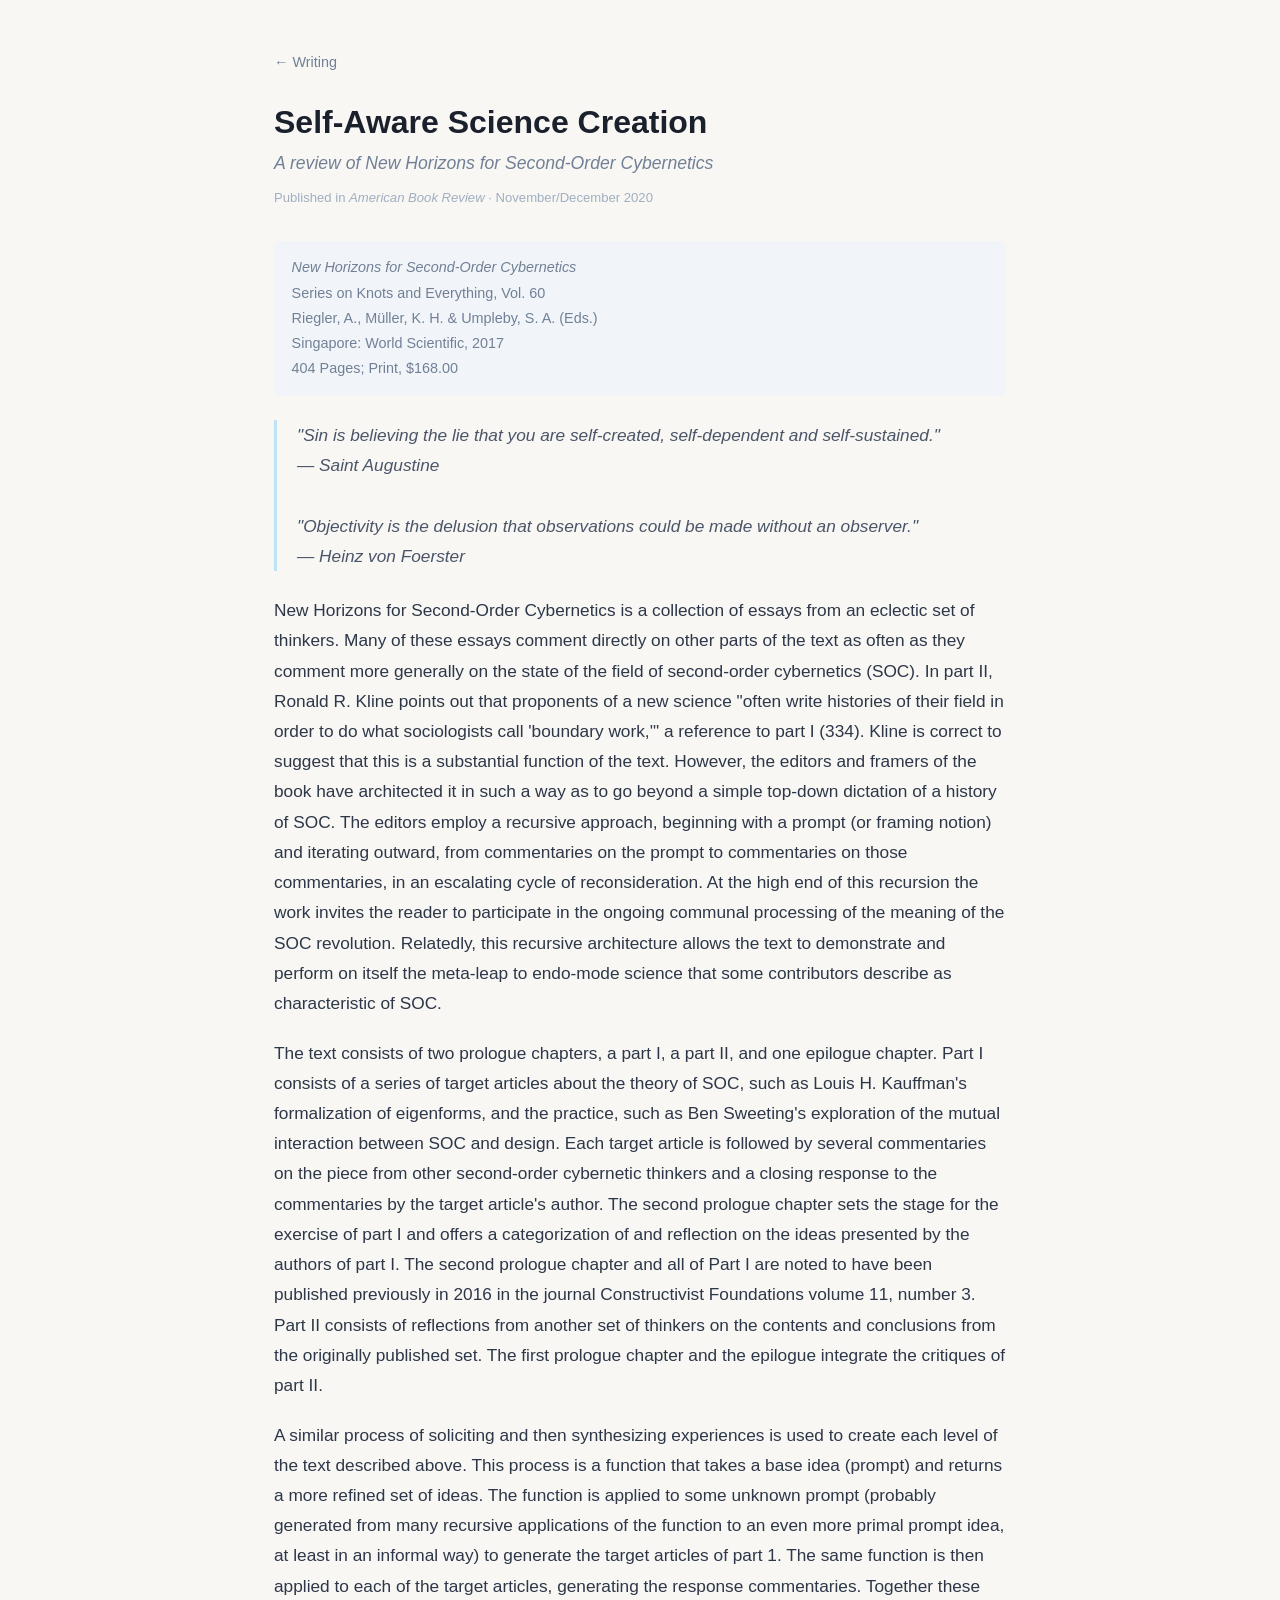
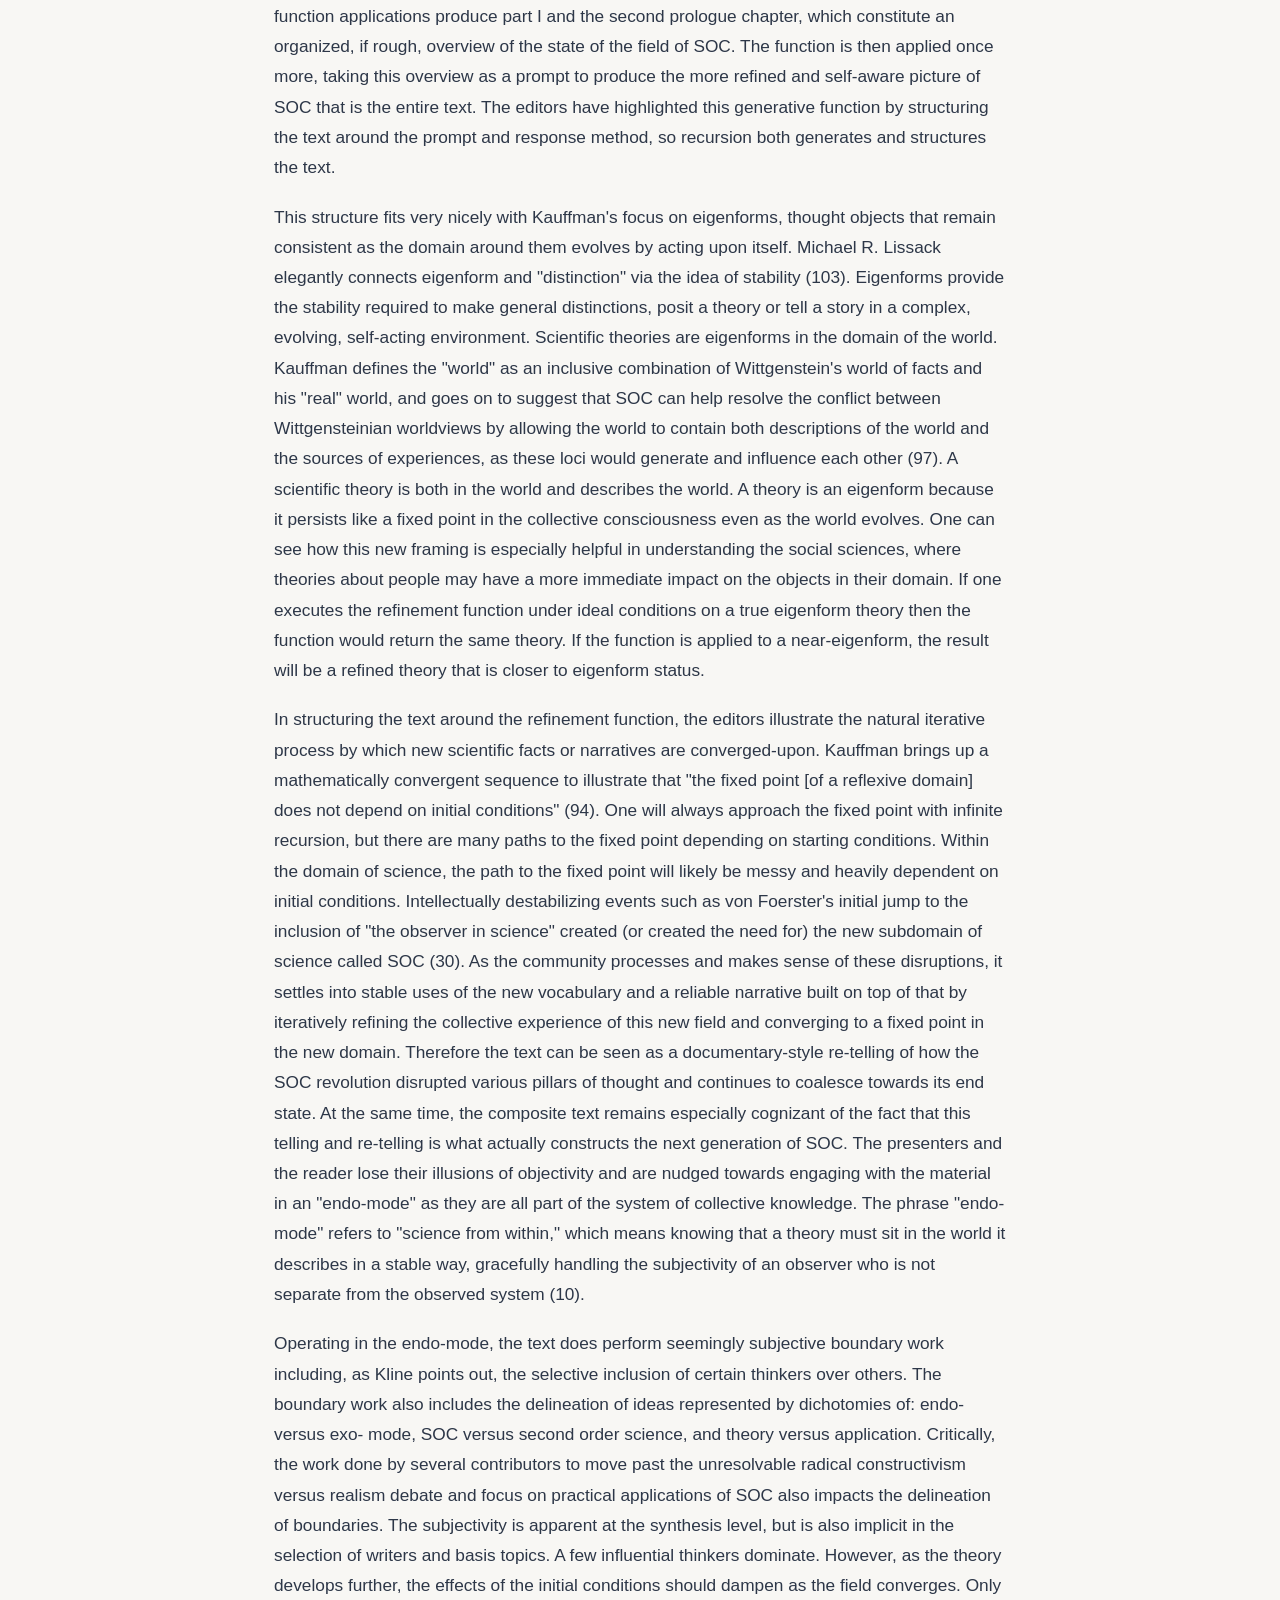
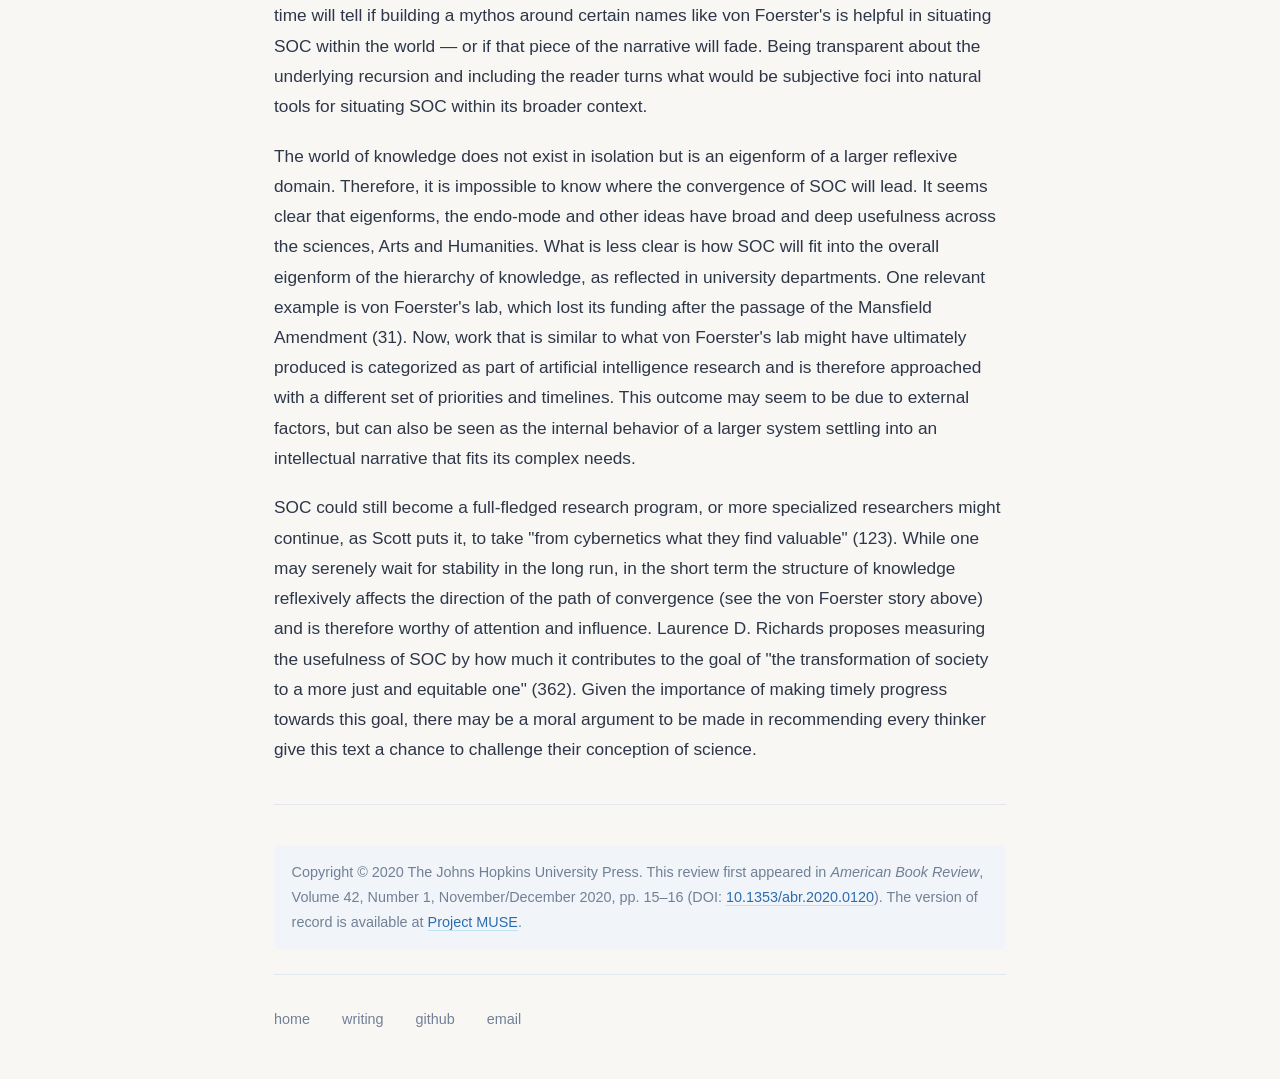
<file: writing/self-aware-science-creation.html>
<!DOCTYPE html>
<html lang="en">

<head>
    <meta charset="UTF-8">
    <meta name="viewport" content="width=device-width, initial-scale=1.0">
    <title>Self-Aware Science Creation — John Bentley</title>
    <link rel="icon" type="image/png" sizes="32x32" href="/favicon-32x32.png">
    <link rel="icon" type="image/png" sizes="16x16" href="/favicon-16x16.png">
    <link rel="stylesheet" href="/styles.css">
</head>

<body>
    <main>
        <a class="backlink" href="/writing/">← Writing</a>

        <article>
            <header class="article-head">
                <h1>Self-Aware Science Creation</h1>
                <p class="subtitle">A review of <i>New Horizons for Second-Order Cybernetics</i></p>
                <p class="meta">Published in <i>American Book Review</i> · November/December 2020</p>
            </header>

            <div class="article">
                <p class="editor-note">
                    <i>New Horizons for Second-Order Cybernetics</i><br>
                    Series on Knots and Everything, Vol. 60<br>
                    Riegler, A., Müller, K. H. &amp; Umpleby, S. A. (Eds.)<br>
                    Singapore: World Scientific, 2017<br>
                    404 Pages; Print, $168.00
                </p>

                <blockquote>
                    "Sin is believing the lie that you are self-created, self-dependent and
                    self-sustained."<br>— Saint Augustine
                    <br><br>
                    "Objectivity is the delusion that observations could be made without an observer."<br>—
                    Heinz von Foerster
                </blockquote>

                <p>New Horizons for Second-Order Cybernetics is a collection of essays from an eclectic set
                    of thinkers. Many of these essays comment directly on other parts of the text as often
                    as they comment more generally on the state of the field of second-order cybernetics
                    (SOC). In part II, Ronald R. Kline points out that proponents of a new science "often
                    write histories of their field in order to do what sociologists call 'boundary work,'" a
                    reference to part I (334). Kline is correct to suggest that this is a substantial
                    function of the text. However, the editors and framers of the book have architected it
                    in such a way as to go beyond a simple top-down dictation of a history of SOC. The
                    editors employ a recursive approach, beginning with a prompt (or framing notion) and
                    iterating outward, from commentaries on the prompt to commentaries on those
                    commentaries, in an escalating cycle of reconsideration. At the high end of this
                    recursion the work invites the reader to participate in the ongoing communal processing
                    of the meaning of the SOC revolution. Relatedly, this recursive architecture allows the
                    text to demonstrate and perform on itself the meta-leap to endo-mode science that some
                    contributors describe as characteristic of SOC.</p>

                <p>The text consists of two prologue chapters, a part I, a part II, and one epilogue
                    chapter. Part I consists of a series of target articles about the theory of SOC, such as
                    Louis H. Kauffman's formalization of eigenforms, and the practice, such as Ben
                    Sweeting's exploration of the mutual interaction between SOC and design. Each target
                    article is followed by several commentaries on the piece from other second-order
                    cybernetic thinkers and a closing response to the commentaries by the target article's
                    author. The second prologue chapter sets the stage for the exercise of part I and offers
                    a categorization of and reflection on the ideas presented by the authors of part I. The
                    second prologue chapter and all of Part I are noted to have been published previously in
                    2016 in the journal Constructivist Foundations volume 11, number 3. Part II consists of
                    reflections from another set of thinkers on the contents and conclusions from the
                    originally published set. The first prologue chapter and the epilogue integrate the
                    critiques of part II.</p>

                <p>A similar process of soliciting and then synthesizing experiences is used to create each
                    level of the text described above. This process is a function that takes a base idea
                    (prompt) and returns a more refined set of ideas. The function is applied to some unknown
                    prompt (probably generated from many recursive applications of the function to an even
                    more primal prompt idea, at least in an informal way) to generate the target articles of
                    part 1. The same function is then applied to each of the target articles, generating the
                    response commentaries. Together these function applications produce part I and the second
                    prologue chapter, which constitute an organized, if rough, overview of the state of the
                    field of SOC. The function is then applied once more, taking this overview as a prompt to
                    produce the more refined and self-aware picture of SOC that is the entire text. The
                    editors have highlighted this generative function by structuring the text around the
                    prompt and response method, so recursion both generates and structures the text.</p>

                <p>This structure fits very nicely with Kauffman's focus on eigenforms, thought objects that
                    remain consistent as the domain around them evolves by acting upon itself. Michael R.
                    Lissack elegantly connects eigenform and "distinction" via the idea of stability (103).
                    Eigenforms provide the stability required to make general distinctions, posit a theory or
                    tell a story in a complex, evolving, self-acting environment. Scientific theories are
                    eigenforms in the domain of the world. Kauffman defines the "world" as an inclusive
                    combination of Wittgenstein's world of facts and his "real" world, and goes on to suggest
                    that SOC can help resolve the conflict between Wittgensteinian worldviews by allowing the
                    world to contain both descriptions of the world and the sources of experiences, as these
                    loci would generate and influence each other (97). A scientific theory is both in the
                    world and describes the world. A theory is an eigenform because it persists like a fixed
                    point in the collective consciousness even as the world evolves. One can see how this new
                    framing is especially helpful in understanding the social sciences, where theories about
                    people may have a more immediate impact on the objects in their domain. If one executes
                    the refinement function under ideal conditions on a true eigenform theory then the
                    function would return the same theory. If the function is applied to a near-eigenform,
                    the result will be a refined theory that is closer to eigenform status.</p>

                <p>In structuring the text around the refinement function, the editors illustrate the
                    natural iterative process by which new scientific facts or narratives are converged-upon.
                    Kauffman brings up a mathematically convergent sequence to illustrate that "the fixed
                    point [of a reflexive domain] does not depend on initial conditions" (94). One will
                    always approach the fixed point with infinite recursion, but there are many paths to the
                    fixed point depending on starting conditions. Within the domain of science, the path to
                    the fixed point will likely be messy and heavily dependent on initial conditions.
                    Intellectually destabilizing events such as von Foerster's initial jump to the inclusion
                    of "the observer in science" created (or created the need for) the new subdomain of
                    science called SOC (30). As the community processes and makes sense of these
                    disruptions, it settles into stable uses of the new vocabulary and a reliable narrative
                    built on top of that by iteratively refining the collective experience of this new field
                    and converging to a fixed point in the new domain. Therefore the text can be seen as a
                    documentary-style re-telling of how the SOC revolution disrupted various pillars of
                    thought and continues to coalesce towards its end state. At the same time, the composite
                    text remains especially cognizant of the fact that this telling and re-telling is what
                    actually constructs the next generation of SOC. The presenters and the reader lose their
                    illusions of objectivity and are nudged towards engaging with the material in an
                    "endo-mode" as they are all part of the system of collective knowledge. The phrase
                    "endo-mode" refers to "science from within," which means knowing that a theory must sit
                    in the world it describes in a stable way, gracefully handling the subjectivity of an
                    observer who is not separate from the observed system (10).</p>

                <p>Operating in the endo-mode, the text does perform seemingly subjective boundary work
                    including, as Kline points out, the selective inclusion of certain thinkers over others.
                    The boundary work also includes the delineation of ideas represented by dichotomies of:
                    endo- versus exo- mode, SOC versus second order science, and theory versus application.
                    Critically, the work done by several contributors to move past the unresolvable radical
                    constructivism versus realism debate and focus on practical applications of SOC also
                    impacts the delineation of boundaries. The subjectivity is apparent at the synthesis
                    level, but is also implicit in the selection of writers and basis topics. A few
                    influential thinkers dominate. However, as the theory develops further, the effects of
                    the initial conditions should dampen as the field converges. Only time will tell if
                    building a mythos around certain names like von Foerster's is helpful in situating SOC
                    within the world — or if that piece of the narrative will fade. Being transparent about
                    the underlying recursion and including the reader turns what would be subjective foci
                    into natural tools for situating SOC within its broader context.</p>

                <p>The world of knowledge does not exist in isolation but is an eigenform of a larger
                    reflexive domain. Therefore, it is impossible to know where the convergence of SOC will
                    lead. It seems clear that eigenforms, the endo-mode and other ideas have broad and deep
                    usefulness across the sciences, Arts and Humanities. What is less clear is how SOC will
                    fit into the overall eigenform of the hierarchy of knowledge, as reflected in university
                    departments. One relevant example is von Foerster's lab, which lost its funding after the
                    passage of the Mansfield Amendment (31). Now, work that is similar to what von Foerster's
                    lab might have ultimately produced is categorized as part of artificial intelligence
                    research and is therefore approached with a different set of priorities and timelines.
                    This outcome may seem to be due to external factors, but can also be seen as the internal
                    behavior of a larger system settling into an intellectual narrative that fits its complex
                    needs.</p>

                <p>SOC could still become a full-fledged research program, or more specialized researchers
                    might continue, as Scott puts it, to take "from cybernetics what they find valuable"
                    (123). While one may serenely wait for stability in the long run, in the short term the
                    structure of knowledge reflexively affects the direction of the path of convergence (see
                    the von Foerster story above) and is therefore worthy of attention and influence.
                    Laurence D. Richards proposes measuring the usefulness of SOC by how much it contributes
                    to the goal of "the transformation of society to a more just and equitable one" (362).
                    Given the importance of making timely progress towards this goal, there may be a moral
                    argument to be made in recommending every thinker give this text a chance to challenge
                    their conception of science.</p>

                <hr>

                <p class="editor-note">
                    Copyright © 2020 The Johns Hopkins University Press. This review first appeared in
                    <i>American Book Review</i>, Volume 42, Number 1, November/December 2020, pp. 15–16
                    (DOI: <a href="https://doi.org/10.1353/abr.2020.0120">10.1353/abr.2020.0120</a>). The
                    version of record is available at <a href="https://muse.jhu.edu/pub/124/article/780856">Project
                        MUSE</a>.
                </p>
            </div>
        </article>

        <footer>
            <a href="/">home</a>
            <a href="/writing/">writing</a>
            <a href="https://github.com/mathslug">github</a>
            <a href="mailto:theheadslug@mathslug.com">email</a>
        </footer>
    </main>
</body>

</html>
</file>
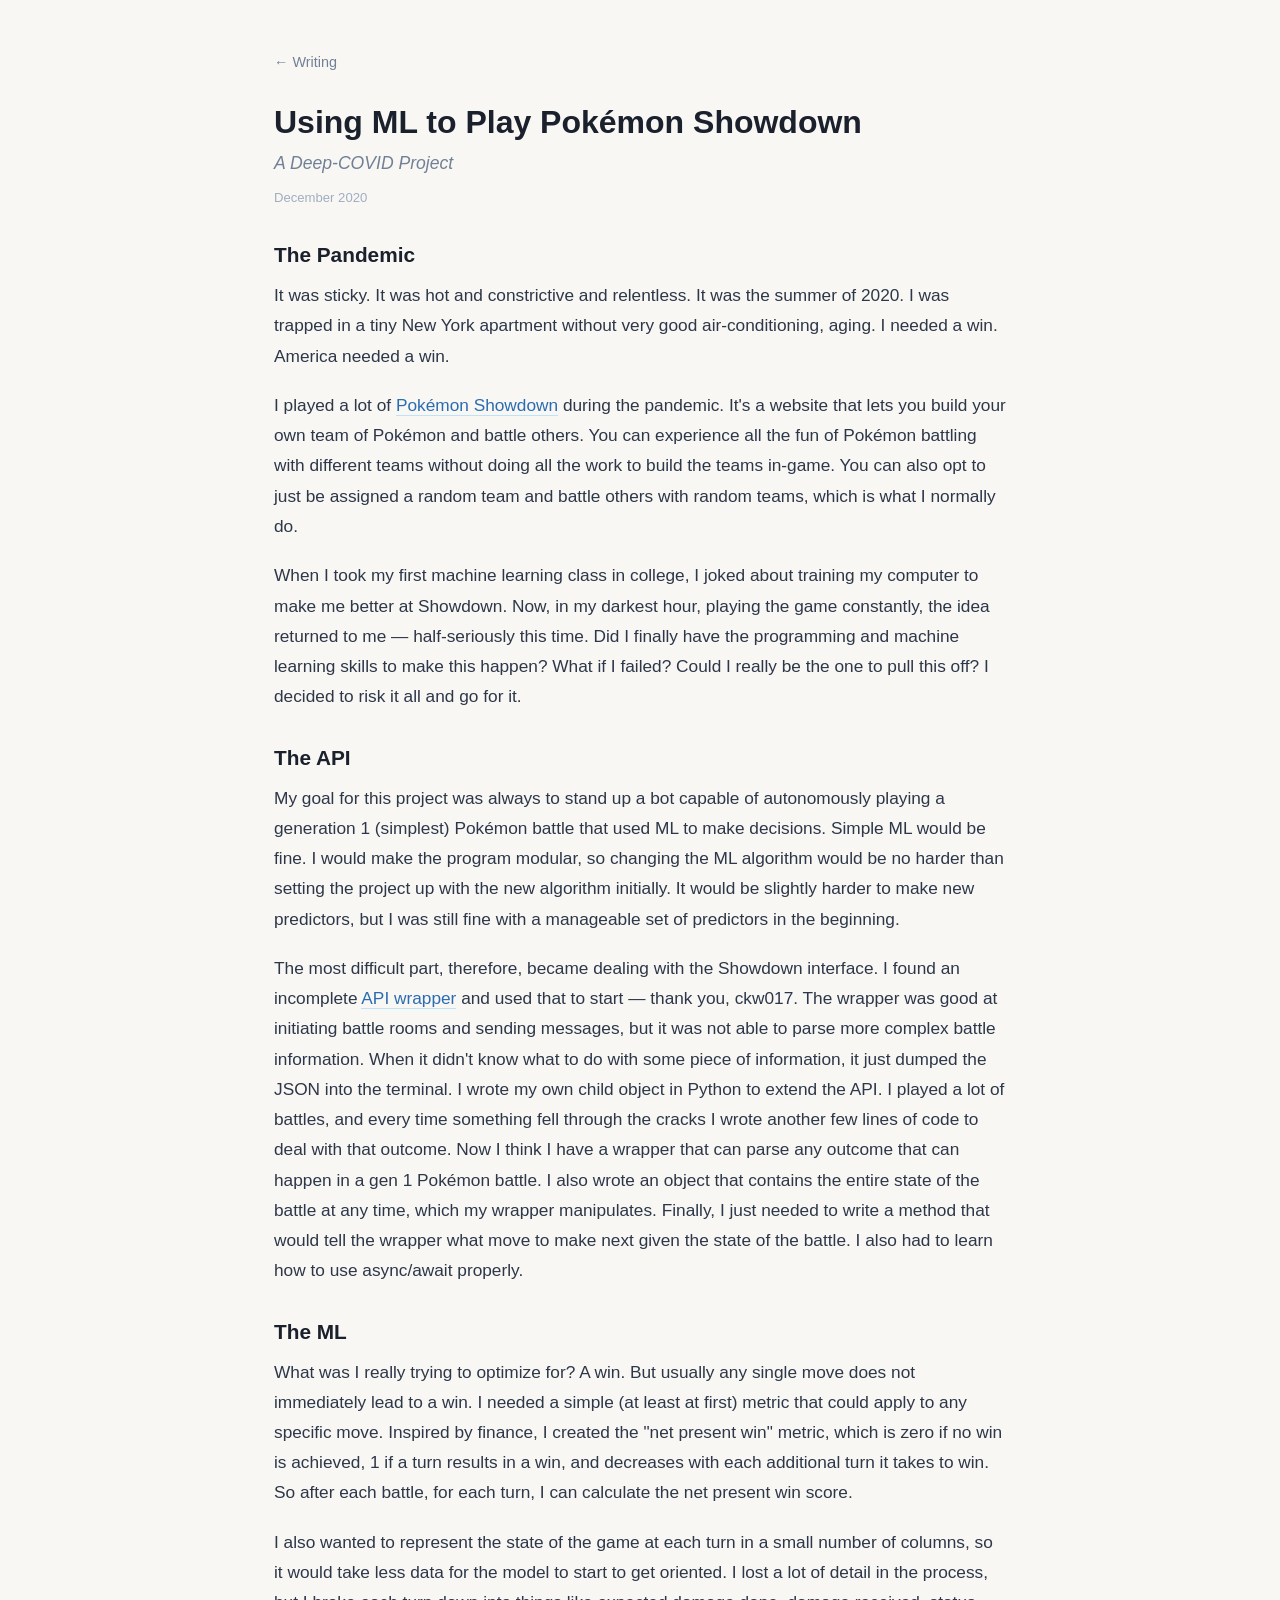
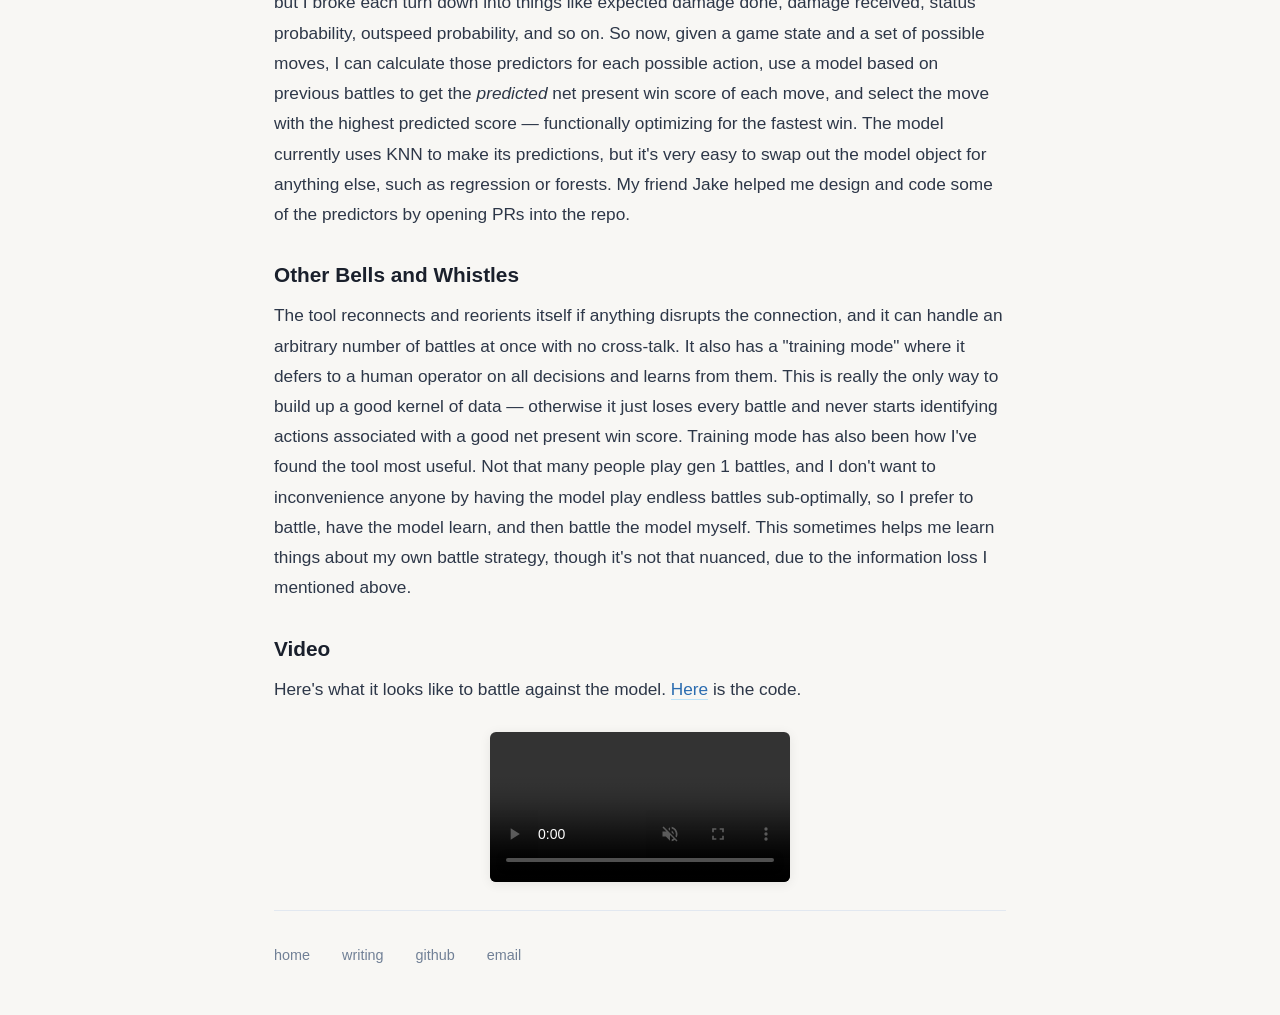
<file: writing/showdown.html>
<!DOCTYPE html>
<html lang="en">

<head>
    <meta charset="UTF-8">
    <meta name="viewport" content="width=device-width, initial-scale=1.0">
    <title>Using ML to Play Pokémon Showdown — John Bentley</title>
    <link rel="icon" type="image/png" sizes="32x32" href="/favicon-32x32.png">
    <link rel="icon" type="image/png" sizes="16x16" href="/favicon-16x16.png">
    <link rel="stylesheet" href="/styles.css">
</head>

<body>
    <main>
        <a class="backlink" href="/writing/">← Writing</a>

        <article>
            <header class="article-head">
                <h1>Using ML to Play Pokémon Showdown</h1>
                <p class="subtitle">A Deep-COVID Project</p>
                <p class="meta">December 2020</p>
            </header>

            <div class="article">
                <h2>The Pandemic</h2>
                <p>It was sticky. It was hot and constrictive and relentless. It was the summer of 2020. I
                    was trapped in a tiny New York apartment without very good air-conditioning, aging. I
                    needed a win. America needed a win.</p>
                <p>I played a lot of <a href="https://play.pokemonshowdown.com">Pokémon Showdown</a> during
                    the pandemic. It's a website that lets you build your own team of Pokémon and battle
                    others. You can experience all the fun of Pokémon battling with different teams without
                    doing all the work to build the teams in-game. You can also opt to just be assigned a
                    random team and battle others with random teams, which is what I normally do.</p>
                <p>When I took my first machine learning class in college, I joked about training my
                    computer to make me better at Showdown. Now, in my darkest hour, playing the game
                    constantly, the idea returned to me — half-seriously this time. Did I finally have the
                    programming and machine learning skills to make this happen? What if I failed? Could I
                    really be the one to pull this off? I decided to risk it all and go for it.</p>

                <h2>The API</h2>
                <p>My goal for this project was always to stand up a bot capable of autonomously playing a
                    generation 1 (simplest) Pokémon battle that used ML to make decisions. Simple ML would
                    be fine. I would make the program modular, so changing the ML algorithm would be no
                    harder than setting the project up with the new algorithm initially. It would be
                    slightly harder to make new predictors, but I was still fine with a manageable set of
                    predictors in the beginning.</p>
                <p>The most difficult part, therefore, became dealing with the Showdown interface. I found
                    an incomplete <a href="https://github.com/ckw017/showdown.py">API wrapper</a> and used
                    that to start — thank you, ckw017. The wrapper was good at initiating battle rooms and
                    sending messages, but it was not able to parse more complex battle information. When it
                    didn't know what to do with some piece of information, it just dumped the JSON into the
                    terminal. I wrote my own child object in Python to extend the API. I played a lot of
                    battles, and every time something fell through the cracks I wrote another few lines of
                    code to deal with that outcome. Now I think I have a wrapper that can parse any outcome
                    that can happen in a gen 1 Pokémon battle. I also wrote an object that contains the
                    entire state of the battle at any time, which my wrapper manipulates. Finally, I just
                    needed to write a method that would tell the wrapper what move to make next given the
                    state of the battle. I also had to learn how to use async/await properly.</p>

                <h2>The ML</h2>
                <p>What was I really trying to optimize for? A win. But usually any single move does not
                    immediately lead to a win. I needed a simple (at least at first) metric that could
                    apply to any specific move. Inspired by finance, I created the "net present win" metric,
                    which is zero if no win is achieved, 1 if a turn results in a win, and decreases with
                    each additional turn it takes to win. So after each battle, for each turn, I can
                    calculate the net present win score.</p>
                <p>I also wanted to represent the state of the game at each turn in a small number of
                    columns, so it would take less data for the model to start to get oriented. I lost a
                    lot of detail in the process, but I broke each turn down into things like expected
                    damage done, damage received, status probability, outspeed probability, and so on. So
                    now, given a game state and a set of possible moves, I can calculate those predictors
                    for each possible action, use a model based on previous battles to get the
                    <em>predicted</em> net present win score of each move, and select the move with the
                    highest predicted score — functionally optimizing for the fastest win. The model
                    currently uses KNN to make its predictions, but it's very easy to swap out the model
                    object for anything else, such as regression or forests. My friend Jake helped me design
                    and code some of the predictors by opening PRs into the repo.
                </p>

                <h2>Other Bells and Whistles</h2>
                <p>The tool reconnects and reorients itself if anything disrupts the connection, and it can
                    handle an arbitrary number of battles at once with no cross-talk. It also has a
                    "training mode" where it defers to a human operator on all decisions and learns from
                    them. This is really the only way to build up a good kernel of data — otherwise it just
                    loses every battle and never starts identifying actions associated with a good net
                    present win score. Training mode has also been how I've found the tool most useful. Not
                    that many people play gen 1 battles, and I don't want to inconvenience anyone by having
                    the model play endless battles sub-optimally, so I prefer to battle, have the model
                    learn, and then battle the model myself. This sometimes helps me learn things about my
                    own battle strategy, though it's not that nuanced, due to the information loss I
                    mentioned above.</p>

                <h2>Video</h2>
                <p>Here's what it looks like to battle against the model. <a
                        href="https://github.com/mathslug/showdown_warrior">Here</a> is the code.</p>
                <video controls muted loop playsinline>
                    <source src="/images/showdown_showandtell.mp4" type="video/mp4">
                    Your browser does not support the video tag.
                </video>
            </div>
        </article>

        <footer>
            <a href="/">home</a>
            <a href="/writing/">writing</a>
            <a href="https://github.com/mathslug">github</a>
            <a href="mailto:theheadslug@mathslug.com">email</a>
        </footer>
    </main>
</body>

</html>
</file>
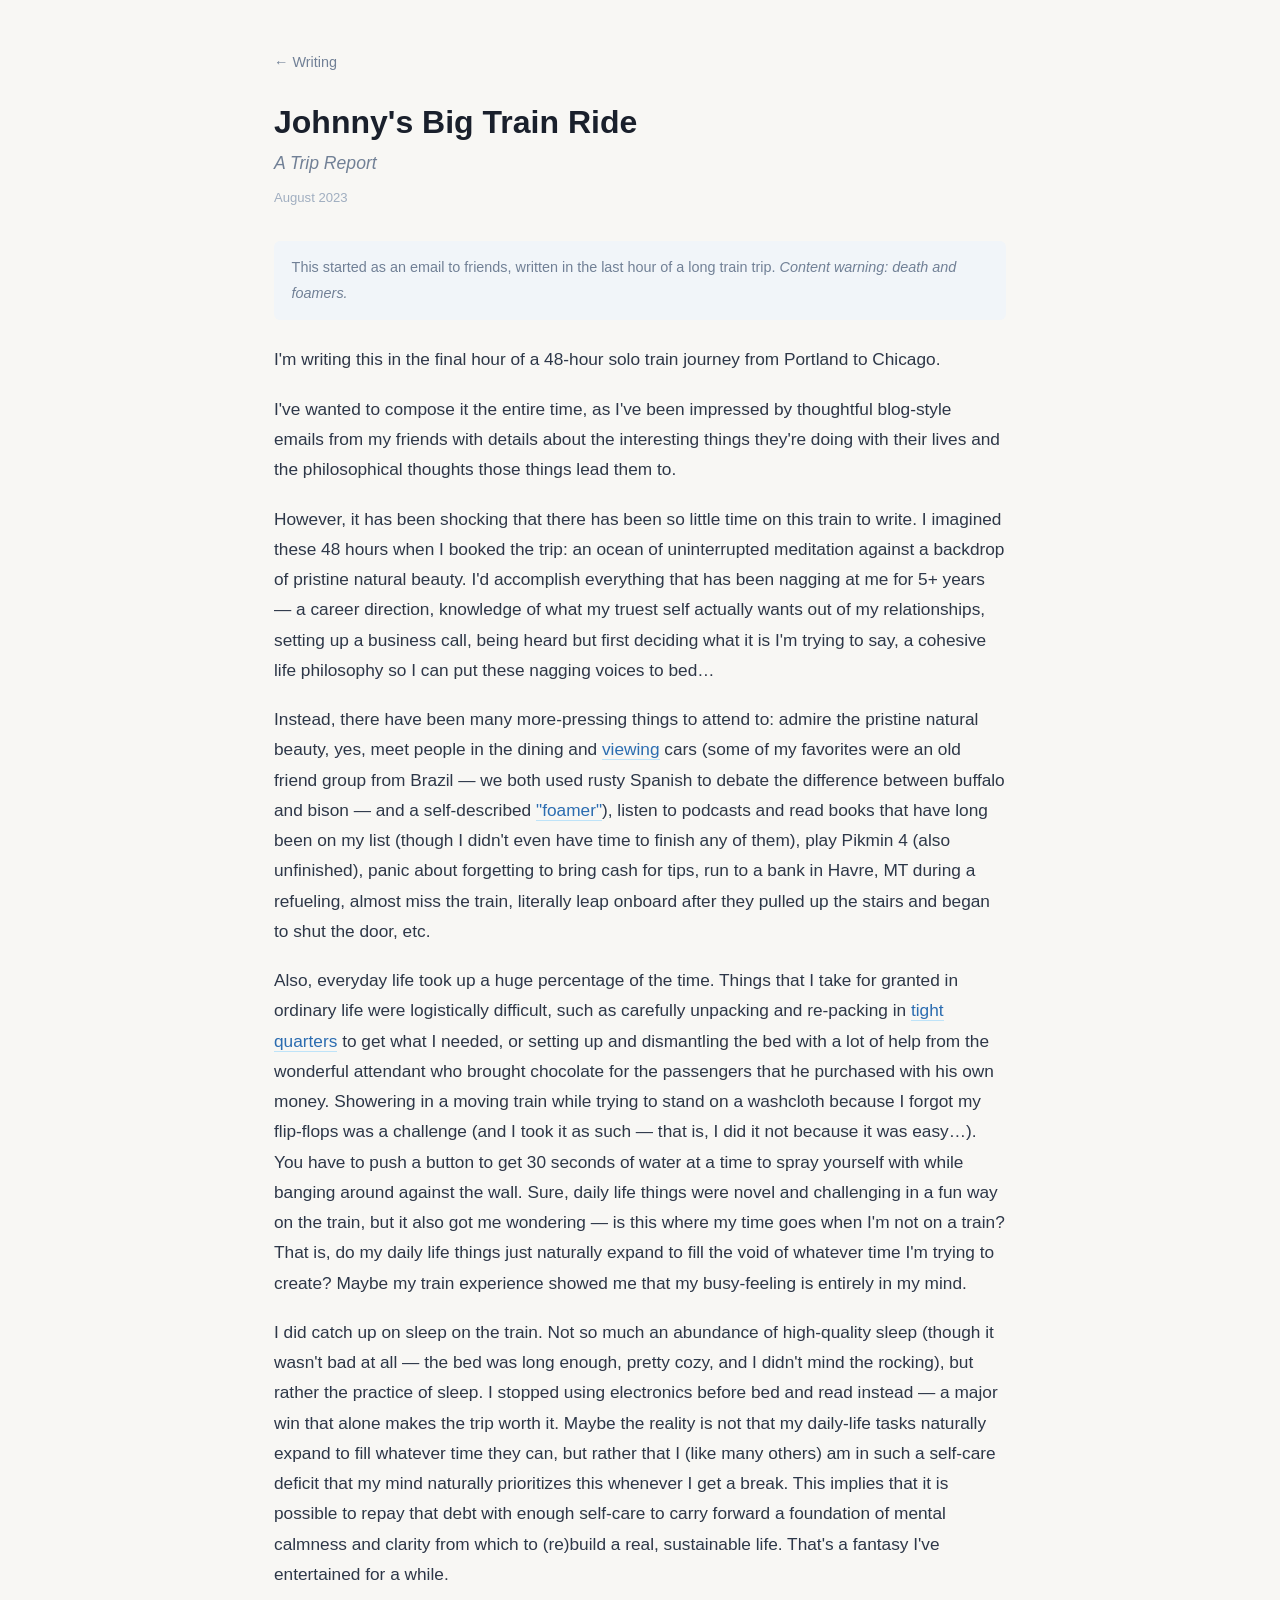
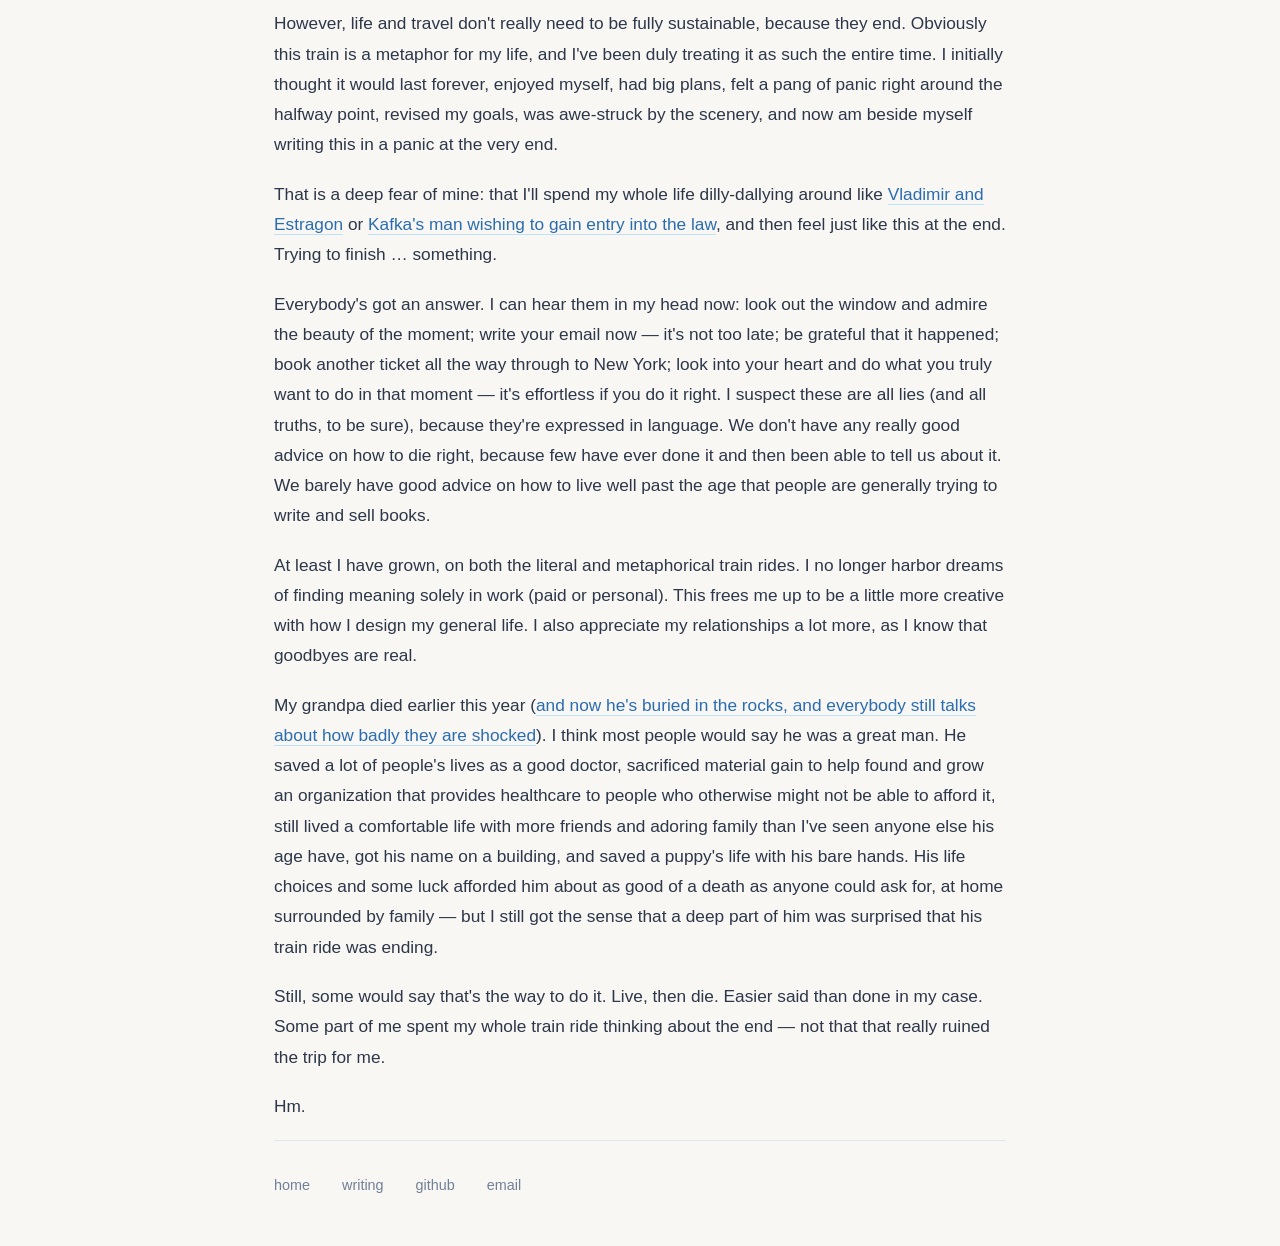
<file: writing/train-ride.html>
<!DOCTYPE html>
<html lang="en">

<head>
    <meta charset="UTF-8">
    <meta name="viewport" content="width=device-width, initial-scale=1.0">
    <title>Johnny's Big Train Ride — John Bentley</title>
    <link rel="icon" type="image/png" sizes="32x32" href="/favicon-32x32.png">
    <link rel="icon" type="image/png" sizes="16x16" href="/favicon-16x16.png">
    <link rel="stylesheet" href="/styles.css">
</head>

<body>
    <main>
        <a class="backlink" href="/writing/">← Writing</a>

        <article>
            <header class="article-head">
                <h1>Johnny's Big Train Ride</h1>
                <p class="subtitle">A Trip Report</p>
                <p class="meta">August 2023</p>
            </header>

            <div class="article">
                <p class="editor-note">This started as an email to friends, written in the last hour of a
                    long train trip. <em>Content warning: death and foamers.</em></p>

                <p>I'm writing this in the final hour of a 48-hour solo train journey from Portland to
                    Chicago.</p>

                <p>I've wanted to compose it the entire time, as I've been impressed by thoughtful
                    blog-style emails from my friends with details about the interesting things they're
                    doing with their lives and the philosophical thoughts those things lead them to.</p>

                <p>However, it has been shocking that there has been so little time on this train to write.
                    I imagined these 48 hours when I booked the trip: an ocean of uninterrupted meditation
                    against a backdrop of pristine natural beauty. I'd accomplish everything that has been
                    nagging at me for 5+ years — a career direction, knowledge of what my truest self
                    actually wants out of my relationships, setting up a business call, being heard but
                    first deciding what it is I'm trying to say, a cohesive life philosophy so I can put
                    these nagging voices to bed…</p>

                <p>Instead, there have been many more-pressing things to attend to: admire the pristine
                    natural beauty, yes, meet people in the dining and <a
                        href="https://blog.amtrak.com/2013/06/welcome-to-the-observation-car/">viewing</a>
                    cars (some of my favorites were an old friend group from Brazil — we both used rusty
                    Spanish to debate the difference between buffalo and bison — and a self-described <a
                        href="https://www.reddit.com/r/railroading/comments/cfx717/comment/eud4m5y/">"foamer"</a>),
                    listen to podcasts and read books that have long been on my list (though I didn't even
                    have time to finish any of them), play Pikmin 4 (also unfinished), panic about
                    forgetting to bring cash for tips, run to a bank in Havre, MT during a refueling,
                    almost miss the train, literally leap onboard after they pulled up the stairs and began
                    to shut the door, etc.</p>

                <p>Also, everyday life took up a huge percentage of the time. Things that I take for
                    granted in ordinary life were logistically difficult, such as carefully unpacking and
                    re-packing in <a href="https://www.amtrak.com/roomettes">tight quarters</a> to get what
                    I needed, or setting up and dismantling the bed with a lot of help from the wonderful
                    attendant who brought chocolate for the passengers that he purchased with his
                    own money. Showering in a moving train while trying to stand on a washcloth because I
                    forgot my flip-flops was a challenge (and I took it as such — that is, I did it not
                    because it was easy…). You have to push a button to get 30 seconds of water at a time to
                    spray yourself with while banging around against the wall. Sure, daily life things were
                    novel and challenging in a fun way on the train, but it also got me wondering — is this
                    where my time goes when I'm not on a train? That is, do my daily life things just
                    naturally expand to fill the void of whatever time I'm trying to create? Maybe my train
                    experience showed me that my busy-feeling is entirely in my mind.</p>

                <p>I did catch up on sleep on the train. Not so much an abundance of high-quality sleep
                    (though it wasn't bad at all — the bed was long enough, pretty cozy, and I didn't mind
                    the rocking), but rather the practice of sleep. I stopped using electronics before bed
                    and read instead — a major win that alone makes the trip worth it. Maybe the reality
                    is not that my daily-life tasks naturally expand to fill whatever time they can, but
                    rather that I (like many others) am in such a self-care deficit that my mind naturally
                    prioritizes this whenever I get a break. This implies that it is possible to repay that
                    debt with enough self-care to carry forward a foundation of mental calmness and clarity
                    from which to (re)build a real, sustainable life. That's a fantasy I've entertained for
                    a while.</p>

                <p>However, life and travel don't really need to be fully sustainable, because they end.
                    Obviously this train is a metaphor for my life, and I've been duly treating it
                    as such the entire time. I initially thought it would last forever, enjoyed myself, had
                    big plans, felt a pang of panic right around the halfway point, revised my goals, was
                    awe-struck by the scenery, and now am beside myself writing this in a panic at the very
                    end.</p>

                <p>That is a deep fear of mine: that I'll spend my whole life dilly-dallying around like <a
                        href="https://www.samuel-beckett.net/Waiting_for_Godot_Part1.html">Vladimir and
                        Estragon</a> or <a href="https://www.kafka-online.info/before-the-law.html">Kafka's
                        man wishing to gain entry into the law</a>, and then feel just like this at the
                    end. Trying to finish … something.</p>

                <p>Everybody's got an answer. I can hear them in my head now: look out the window and admire
                    the beauty of the moment; write your email now — it's not too late; be grateful that it
                    happened; book another ticket all the way through to New York; look into your heart and
                    do what you truly want to do in that moment — it's effortless if you do it right. I
                    suspect these are all lies (and all truths, to be sure), because they're expressed in
                    language. We don't have any really good advice on how to die right, because few have
                    ever done it and then been able to tell us about it. We barely have good advice on how
                    to live well past the age that people are generally trying to write and sell books.</p>

                <p>At least I have grown, on both the literal and metaphorical train rides. I no longer harbor
                    dreams of finding meaning solely in work (paid or personal). This frees me up to be a little more
                    creative with how I design my general life. I also appreciate my relationships a lot more,
                    as I know that goodbyes are real.</p>

                <p>My grandpa died earlier this year (<a href="https://www.youtube.com/watch?v=3kh6K_-a0c4&t=141s">and
                        now he's buried in the
                        rocks, and everybody still talks about how badly they are shocked</a>). I think
                    most people would say he was a great man. He saved a lot of people's lives as a good
                    doctor, sacrificed material gain to help found and grow an organization that provides
                    healthcare to people who otherwise might not be able to afford it, still lived a
                    comfortable life with more friends and adoring family than I've seen anyone else his age
                    have, got his name on a building, and saved a puppy's life with his bare hands. His life
                    choices and some luck afforded him about as good of a death as anyone could ask for, at
                    home surrounded by family — but I still got the sense that a deep part of him was
                    surprised that his train ride was ending.</p>

                <p>Still, some would say that's the way to do it. Live, then die. Easier said than done in
                    my case. Some part of me spent my whole train ride thinking about the end — not that
                    that really ruined the trip for me.</p>

                <p>Hm.</p>
            </div>
        </article>

        <footer>
            <a href="/">home</a>
            <a href="/writing/">writing</a>
            <a href="https://github.com/mathslug">github</a>
            <a href="mailto:theheadslug@mathslug.com">email</a>
        </footer>
    </main>
</body>

</html>
</file>
<file: styles.css>
* {
    margin: 0;
    padding: 0;
    box-sizing: border-box;
}

body {
    font-family: -apple-system, BlinkMacSystemFont, "Segoe UI", sans-serif;
    font-size: 1.05rem;
    line-height: 1.7;
    color: #2d3748;
    background: #f8f7f4;
}

/* Hero */
.hero {
    position: relative;
    height: 45vh;
    min-height: 300px;
    overflow: hidden;
}

.hero img {
    width: 100%;
    height: 100%;
    object-fit: cover;
}

.hero-text {
    position: absolute;
    bottom: 2rem;
    left: 2rem;
    color: #fff;
    text-shadow: 0 2px 20px rgba(0,0,0,0.5);
}

.hero h1 {
    font-size: 2.5rem;
    font-weight: 600;
    margin-bottom: 0.25rem;
}

.hero p {
    font-size: 1rem;
    opacity: 0.9;
}

/* Main */
main {
    max-width: 780px;
    margin: 0 auto;
    padding: 3rem 1.5rem;
}

/* About */
.about {
    margin-bottom: 3rem;
}

.about p {
    margin-bottom: 1rem;
}

.about ul {
    padding-left: 1.5rem;
    margin-bottom: 1rem;
}

.about a {
    color: #2b6cb0;
    text-decoration: none;
    border-bottom: 1px solid #bee3f8;
}

.about a:hover {
    border-bottom-color: #2b6cb0;
}

/* Projects */
.projects {
    margin-bottom: 3rem;
}

/* Big clickable image with optional code link */
.project-images {
    position: relative;
    margin-bottom: 2rem;
}

.project-image {
    display: block;
    position: relative;
    border-radius: 8px;
    overflow: hidden;
    box-shadow: 0 4px 20px rgba(0,0,0,0.15);
    transition: transform 0.2s;
}

.project-image:hover {
    transform: scale(1.01);
}

.project-image img {
    width: 100%;
    height: 200px;
    object-fit: cover;
    display: block;
}

.project-image span {
    position: absolute;
    bottom: 0;
    left: 0;
    right: 0;
    padding: 1rem;
    background: linear-gradient(transparent, rgba(0,0,0,0.7));
    color: #fff;
    font-weight: 500;
}

.project-image-code {
    position: absolute;
    top: 0.75rem;
    right: 0.75rem;
    background: rgba(255,255,255,0.9);
    color: #4a5568;
    font-size: 0.8rem;
    padding: 0.25rem 0.6rem;
    border-radius: 4px;
    text-decoration: none;
    transition: background 0.15s;
}

.project-image-code:hover {
    background: #fff;
    color: #2b6cb0;
}

/* Thumbnail + text row */
.project-row {
    display: flex;
    gap: 1.25rem;
    align-items: flex-start;
    margin-bottom: 2rem;
}

.project-thumb {
    flex-shrink: 0;
}

.project-thumb img,
.project-thumb video {
    width: 160px;
    height: 120px;
    object-fit: cover;
    border-radius: 6px;
    display: block;
    transition: opacity 0.2s;
}

.project-thumb:hover img,
.project-thumb:hover video {
    opacity: 0.85;
}

.project-thumb img[src*="frog"] {
    filter: brightness(1.3);
}

.project-thumb.large img,
.project-thumb.large video {
    width: 480px;
    height: 360px;
}

.project-row p {
    font-size: 0.95rem;
    margin-bottom: 0.5rem;
}

.project-row strong {
    color: #1a202c;
}

.project-links {
    font-size: 0.9rem;
}

.project-links a {
    color: #2b6cb0;
    text-decoration: none;
}

.project-links a:hover {
    text-decoration: underline;
}

/* Other stuff section */
.other {
    margin-bottom: 3rem;
}

.other h2 {
    margin-bottom: 1.5rem;
}

/* Footer */
footer {
    padding-top: 2rem;
    border-top: 1px solid #e2e8f0;
    display: flex;
    gap: 2rem;
}

footer a {
    color: #718096;
    text-decoration: none;
    font-size: 0.9rem;
}

footer a:hover {
    color: #2b6cb0;
}

/* Mobile */
@media (max-width: 600px) {
    .hero {
        height: 35vh;
    }

    .hero h1 {
        font-size: 1.8rem;
    }

    .hero-text {
        left: 1rem;
        bottom: 1rem;
    }

    main {
        padding: 2rem 1rem;
    }

    .project-row {
        flex-direction: column;
        gap: 0.75rem;
    }

    .project-thumb img,
    .project-thumb video {
        width: 100%;
        height: auto;
        max-height: 180px;
    }

    .project-thumb.large img,
    .project-thumb.large video {
        width: 100%;
        height: auto;
        max-height: 300px;
    }
}

/* ===== Writing index ===== */
.writing-intro {
    margin-bottom: 2.5rem;
}

.writing-intro p {
    margin-bottom: 1rem;
}

.writing-group {
    margin-bottom: 2.75rem;
}

.writing-group > h2 {
    font-size: 1.05rem;
    color: #4a5568;
    border-bottom: 1px solid #e2e8f0;
    padding-bottom: 0.4rem;
    margin-bottom: 1.25rem;
}

.writing-list {
    list-style: none;
}

.writing-list li {
    margin-bottom: 1.4rem;
}

.writing-list a.title {
    font-size: 1.15rem;
    font-weight: 600;
    color: #1a202c;
    text-decoration: none;
}

.writing-list a.title:hover {
    color: #2b6cb0;
}

.writing-list .meta {
    font-size: 0.82rem;
    color: #a0aec0;
    margin: 0.1rem 0 0.3rem;
}

.writing-list .blurb {
    font-size: 0.95rem;
    color: #4a5568;
}

/* ===== Article (essay) pages ===== */
.backlink {
    display: inline-block;
    margin-bottom: 1.75rem;
    font-size: 0.9rem;
    color: #718096;
    text-decoration: none;
}

.backlink:hover {
    color: #2b6cb0;
}

.article-head {
    margin-bottom: 2rem;
}

.article-head h1 {
    font-size: 2rem;
    color: #1a202c;
    line-height: 1.25;
    margin-bottom: 0.4rem;
}

.article-head .subtitle {
    font-size: 1.1rem;
    color: #718096;
    font-style: italic;
    margin-bottom: 0.5rem;
}

.article-head .meta {
    font-size: 0.82rem;
    color: #a0aec0;
}

.article {
    font-size: 1.08rem;
    line-height: 1.75;
}

.article h1,
.article h2,
.article h3 {
    color: #1a202c;
    line-height: 1.3;
    margin: 2rem 0 0.75rem;
}

.article h1 {
    font-size: 1.55rem;
}

.article h2 {
    font-size: 1.3rem;
}

.article h3 {
    font-size: 1.08rem;
}

.article p {
    margin-bottom: 1.2rem;
}

.article a {
    color: #2b6cb0;
    text-decoration: none;
    border-bottom: 1px solid #bee3f8;
}

.article a:hover {
    border-bottom-color: #2b6cb0;
}

.article ul,
.article ol {
    margin: 0 0 1.2rem 1.5rem;
}

.article li {
    margin-bottom: 0.4rem;
}

.article img,
.article video {
    max-width: 100%;
    height: auto;
    display: block;
    margin: 1.75rem auto;
    border-radius: 6px;
    box-shadow: 0 2px 12px rgba(0, 0, 0, 0.08);
}

.article figure {
    margin: 1.75rem 0;
}

.article figcaption {
    font-size: 0.85rem;
    color: #718096;
    text-align: center;
    margin-top: 0.5rem;
}

.article blockquote {
    border-left: 3px solid #bee3f8;
    padding-left: 1.25rem;
    margin: 1.5rem 0;
    color: #4a5568;
    font-style: italic;
}

.article hr {
    border: none;
    border-top: 1px solid #e2e8f0;
    margin: 2.5rem 0;
}

.article .readmore {
    display: inline-block;
    margin: 0.75rem 0;
    padding: 0.65rem 1.2rem;
    background: #2b6cb0;
    color: #fff;
    border-radius: 6px;
    text-decoration: none;
    border-bottom: none;
    font-size: 0.95rem;
    font-weight: 500;
}

.article .readmore:hover {
    background: #2c5282;
}

.article .editor-note {
    font-size: 0.9rem;
    color: #718096;
    background: #f1f5f9;
    border-radius: 6px;
    padding: 0.9rem 1.1rem;
    margin: 1.5rem 0;
}

/* Poems / preformatted verse — preserve line breaks */
.poem {
    white-space: pre-wrap;
    font-size: 1.05rem;
    line-height: 1.7;
    margin: 0 0 2.5rem;
}

@media (max-width: 600px) {
    .article-head h1 {
        font-size: 1.6rem;
    }
}
</file>
